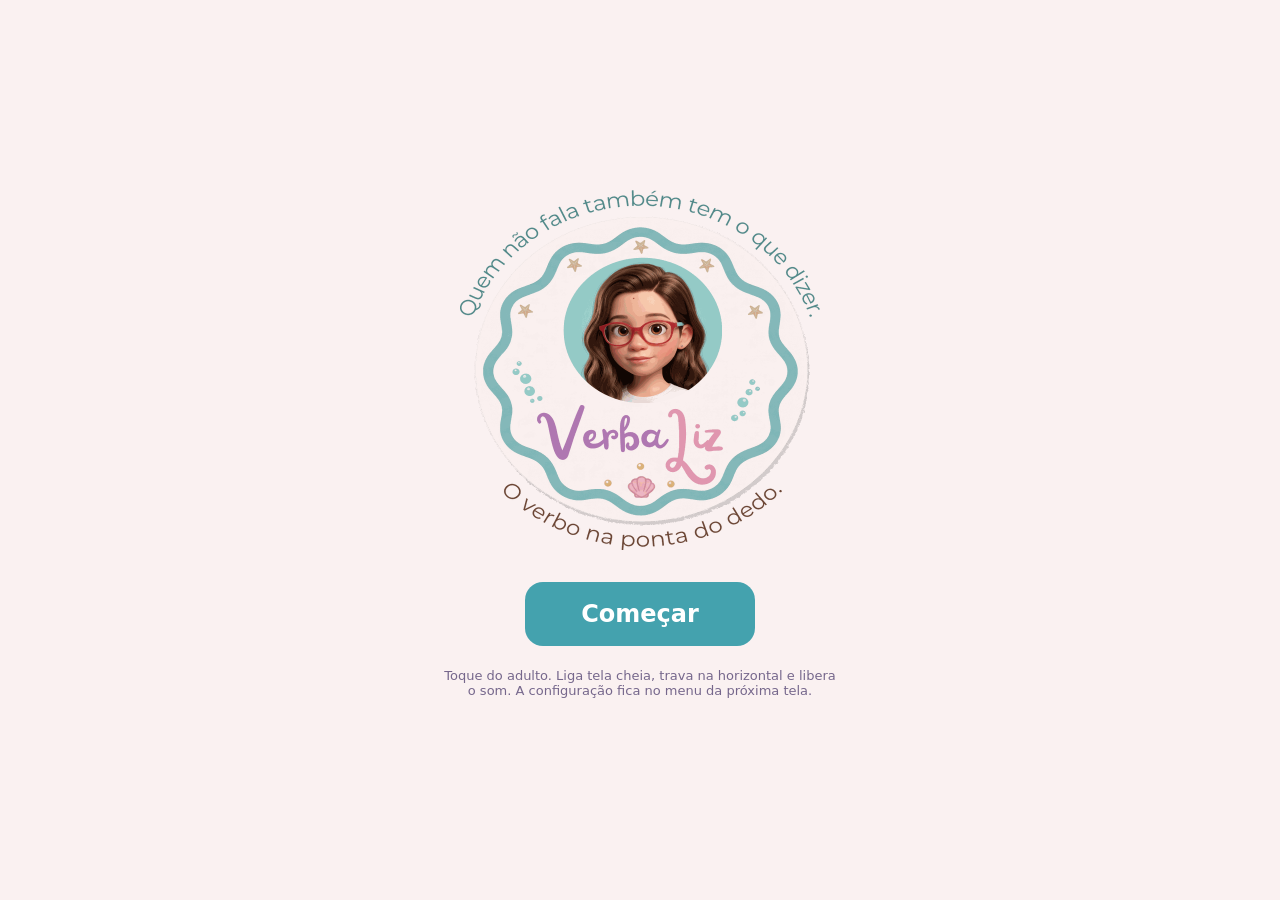
<file: public/index.html>
<!DOCTYPE html>
<!--
  VerbaLiz
  Quem não fala também tem o que dizer.
  Required Notice: Copyright (c) 2026 EPIC95 CAPACITACAO - CONSULTORIA E ASSESSORIA LTDA

  Codigo: PolyForm Noncommercial License 1.0.0
  https://polyformproject.org/licenses/noncommercial/1.0.0

  Conteudo (desenhos SVG da funcao icone(), vocabulario padrao em CARDS e TELAS):
  Creative Commons CC BY-NC-SA 4.0
  https://creativecommons.org/licenses/by-nc-sa/4.0/

  Codigo disponivel para uso nao comercial. Ver LICENSE e LICENSE-CONTEUDO.md.
-->
<html lang="pt-BR">
<head>
<meta charset="utf-8">
<meta name="viewport" content="width=device-width, initial-scale=1, maximum-scale=1, user-scalable=no, viewport-fit=cover">
<meta name="theme-color" content="#0B1030">
<meta name="robots" content="noindex, nofollow">
<title>VerbaLiz</title>
<link rel="manifest" href="manifest.webmanifest">
<link rel="icon" href="icone-192.png">
<link rel="apple-touch-icon" href="icone-maskable-512.png">
<style>
  /* ---------- tema: todas as cores em variaveis ---------- */
  :root{
    /* paleta adulto (abertura, configuracao, Sobre) */
    --creme:#FAF1F1;
    --lilas-claro:#B6BDDE;
    --lilas:#C9A0D8;
    --rosa:#D79BBD;
    --rosa-forte:#BE7A9E;
    --turquesa:#71B1B0;
    --azul-petroleo:#44A2AE;
    --dourado:#E1B368;
    --roxo:#675482;
    --texto-adulto:#4A3A6B;

    /* paleta crianca (telas que a Liz toca): saturada, fundo escuro liso */
    --fundo-crianca:#0B1030;
    --superficie-crianca:#161C45;
    --texto-crianca:#FFFFFF;
    --c-rosa:#FF4FA3;
    --c-turquesa:#2FD6C9;
    --c-lilas:#B57BFF;
    --c-dourado:#FFC94D;
    --c-azul:#3BA9FF;
    --c-laranja:#FF7A1A;
    --placa-picto:#FAF1F1;

    /* sim e nao: padrao semantico, trocavel para a paleta */
    --c-sim:#2BD96B;
    --c-nao:#FF3B3B;

    /* geometria, ajustada pela configuracao */
    --borda-card:12px;
    --raio-card:32px;
    --vao-cards:6vw;
    --altura-pergunta:20%;
  }
  body[data-simnao="paleta"]{ --c-sim:var(--c-turquesa); --c-nao:var(--c-rosa); }

  *{box-sizing:border-box; -webkit-tap-highlight-color:transparent;}
  html,body{
    margin:0; padding:0; height:100%; width:100%;
    background:var(--fundo-crianca); color:var(--texto-crianca);
    font-family:system-ui,-apple-system,"Segoe UI",Roboto,sans-serif;
    overflow:hidden; overscroll-behavior:none;
    user-select:none; -webkit-user-select:none; touch-action:manipulation;
  }

  /* ---------- telas da crianca ---------- */
  #app{position:fixed; inset:0; display:flex; flex-direction:column; background:var(--fundo-crianca);}

  #faixa{
    flex:0 0 auto; height:30px; display:flex; align-items:center; justify-content:center;
    font-size:13px; color:var(--lilas-claro); opacity:.7;
  }
  #faixa.oculta{display:none;}

  /* terceiro card: o objeto da pergunta, acima dos dois alvos */
  #pergunta{
    flex:0 0 var(--altura-pergunta); margin:16px 16px 0;
    display:flex; align-items:center; justify-content:center; gap:3vw;
    background:var(--superficie-crianca); border-radius:var(--raio-card);
    color:var(--texto-crianca); overflow:hidden;
  }
  #pergunta.oculta{display:none;}
  #pergunta.com-home{margin-left:88px;}
  #pergunta .obj{height:78%; display:flex; align-items:center;}
  #pergunta .obj svg, #pergunta .obj img{height:100%; width:auto;}
  #pergunta .obj .placa{height:100%;}

  /* placa clara para pictogramas ARASAAC: preserva o contorno preto original
     e funciona como objeto unico de alto contraste sobre o fundo escuro */
  .placa{
    height:100%; aspect-ratio:1/1; background:var(--placa-picto);
    border-radius:18%; padding:7%; display:flex; align-items:center; justify-content:center;
  }
  .placa img{width:100%; height:100%; object-fit:contain; display:block;}
  #pergunta .txt{font-size:clamp(24px,5vh,56px); font-weight:700; line-height:1.1;}

  /* dois cards lado a lado, com vao central como zona morta */
  #grade{
    flex:1 1 auto; display:grid; padding:16px;
    grid-template-columns:1fr 1fr; grid-template-rows:minmax(0,1fr);
    column-gap:var(--vao-cards); row-gap:14px; min-height:0;
  }
  /* espaço reservado para as setas de página e o botão de voltar */
  #grade.rodape{padding-bottom:98px;}
  #grade.quatro{
    grid-template-columns:repeat(2,minmax(0,1fr));
    grid-template-rows:repeat(2,minmax(0,1fr));
    column-gap:calc(var(--vao-cards)/2);
  }

  .card{
    position:relative; display:flex; flex-direction:column;
    align-items:center; justify-content:center; gap:2%;
    min-height:0; min-width:0;
    background:var(--fundo-crianca); border:var(--borda-card) solid var(--lilas-claro);
    border-radius:var(--raio-card); overflow:hidden;
    transition:opacity .4s ease, transform .12s ease;
  }
  .card.pressionado{transform:scale(.97);}
  /* resposta a um toque: a escolha fica, o resto apaga */
  .card.escolhido{transform:scale(1.02); box-shadow:0 0 0 6px rgba(255,255,255,.18);}
  .card.apagado{opacity:.12;}
  .card img.foto{width:86%; object-fit:contain;}
  .card .rotulo{
    font-size:42px; font-weight:700; letter-spacing:.5px; color:var(--texto-crianca);
    text-align:center; padding:0 8px; line-height:1.1;
  }
  .card.sem-rotulo .rotulo{display:none;}
  .card.preenchido .rotulo{color:var(--fundo-crianca);}

  #voltar{
    position:fixed; right:14px; bottom:14px; width:80px; height:80px;
    border-radius:50%; background:var(--superficie-crianca); border:4px solid var(--lilas-claro);
    color:var(--lilas-claro);
    display:flex; align-items:center; justify-content:center; z-index:30;
  }
  #voltar.oculto{display:none;}
  #voltar svg{width:40px; height:40px;}

  #canto-config{position:fixed; top:0; right:0; width:90px; height:90px; z-index:40;}

  /* controles pequenos: home, voltar de nível, páginas */
  #home{
    position:fixed; overflow:hidden; top:12px; left:12px; width:62px; height:62px; border-radius:16px;
    background:var(--superficie-crianca); border:3px solid var(--lilas-claro); color:var(--lilas-claro);
    display:flex; align-items:center; justify-content:center; z-index:35;
    transition:transform .15s ease, background .15s ease;
  }
  #home.oculto{display:none;}
  #home.segurando{transform:scale(1.08); background:var(--roxo);}
  #home svg{width:32px; height:32px; position:relative; z-index:1;}
  #home .progresso{
    position:absolute; left:0; bottom:0; width:0; height:100%;
    background:var(--roxo); border-radius:13px; opacity:.85; z-index:0;
  }
  #home, #paginas .nav{touch-action:none;}

  #paginas{
    position:fixed; left:50%; bottom:10px; transform:translateX(-50%);
    display:flex; align-items:center; gap:18px; z-index:35;
  }
  #paginas.oculto{display:none;}
  #paginas .nav{
    width:64px; height:52px; border-radius:14px;
    background:var(--superficie-crianca); border:3px solid var(--lilas-claro); color:var(--lilas-claro);
    display:flex; align-items:center; justify-content:center;
  }
  #paginas .nav svg{width:26px; height:26px;}
  #paginas .marca-pagina{font-size:15px; color:var(--lilas-claro); opacity:.85; min-width:62px; text-align:center;}

  #retorno{
    position:fixed; inset:0; background:var(--fundo-crianca); z-index:50;
    display:none; flex-direction:column; align-items:center; justify-content:center; gap:24px;
  }
  #retorno.ativo{display:flex;}
  #sair-entrega{
    position:fixed; right:14px; bottom:14px; width:80px; height:80px; padding:0;
    border-radius:50%; background:var(--superficie-crianca); border:4px solid var(--lilas-claro);
    color:var(--lilas-claro); display:flex; align-items:center; justify-content:center; cursor:pointer;
  }
  #sair-entrega svg{width:40px; height:40px;}
  #retorno svg{width:46vmin; height:46vmin;}
  #retorno .texto{font-size:clamp(28px,6vmin,64px); font-weight:700;}

  /* aviso de orientacao, caso o bloqueio de tela nao funcione */
  #girar{
    position:fixed; inset:0; z-index:90; background:var(--fundo-crianca);
    display:none; align-items:center; justify-content:center; text-align:center;
    color:var(--lilas-claro); font-size:22px; padding:30px;
  }
  @media (orientation:portrait){ #girar{display:flex;} }

  /* ---------- telas do adulto ---------- */
  .adulto{background:var(--creme); color:var(--texto-adulto);}

  #abertura{
    position:fixed; inset:0; z-index:150;
    display:flex; flex-direction:column; align-items:center; justify-content:center;
    gap:18px; padding:32px; text-align:center;
  }
  #abertura.oculta{display:none;}
  .abertura-conteudo{
    display:flex; flex-direction:column; align-items:center; justify-content:center; gap:2vh;
  }
  .abertura-texto{display:flex; flex-direction:column; align-items:center; gap:14px;}
  #logo-abertura{width:min(46vh, 360px); height:auto; display:block;}
  .dupla.com-coleguinha #logo-abertura{width:min(38vh, 300px);}
  .avatar{
    width:min(52vh, 380px); aspect-ratio:1/1; object-fit:cover; border-radius:50%;
    border:8px solid var(--turquesa); box-shadow:0 8px 28px rgba(103,84,130,.18);
  }
  .avatar.oculto{display:none;}
  .avatar.sem-borda{border:0; background:none;}
  .dupla{display:flex; align-items:center; justify-content:center; gap:min(3vw,28px);}
  .avatar.coleguinha{border-color:#E1B368;}
  .dupla.com-coleguinha .avatar:not(.avatar-pequeno){width:min(30vh, 230px);}
  .avatar-pequeno{width:min(26vh, 190px); border-width:6px;}
  #abertura button{
    margin-top:14px; font-size:24px; font-weight:700; padding:18px 56px; border-radius:18px;
    background:var(--azul-petroleo); color:#fff; border:none; font-family:inherit;
  }
  #abertura .dica{font-size:13px; opacity:.75; margin-top:8px; max-width:48ch;}

  #pranchas{
    position:fixed; inset:0; z-index:140;
    display:flex; flex-direction:column; align-items:center; justify-content:center;
    gap:22px; padding:30px; text-align:center;
  }
  #pranchas.oculta{display:none;}
  .links-site{
    position:absolute; top:14px; left:0; right:0;
    display:flex; justify-content:center; gap:6px; flex-wrap:wrap;
  }
  .links-site a, .links-site button{
    color:var(--texto-adulto); text-decoration:none; font-size:15px; font-family:inherit;
    padding:7px 14px; border-radius:10px; border:1px solid transparent; background:none; cursor:pointer;
  }
  .links-site a:hover, .links-site a:focus,
  .links-site button:hover, .links-site button:focus{border-color:var(--lilas-claro); background:#fff;}
  .links-site #link-config{border-color:var(--lilas-claro); color:var(--roxo); font-weight:600;}
  #pranchas h1{font-size:clamp(26px,4vw,40px); margin:0; color:var(--roxo);}
  .escolha-prancha{display:flex; gap:22px; flex-wrap:wrap; justify-content:center;}
  .escolha-prancha button{
    width:330px; max-width:80vw; padding:22px; border-radius:18px; font-family:inherit;
    background:#fff; border:3px solid var(--lilas-claro); color:var(--texto-adulto);
    display:flex; flex-direction:column; gap:9px; text-align:left;
  }
  .escolha-prancha button strong{font-size:22px; color:var(--roxo);}
  .escolha-prancha button span{font-size:14px; line-height:1.45;}
  #pranchas .dica{font-size:13px; opacity:.72; margin:0;}

  #config{position:fixed; inset:0; z-index:170; display:none; flex-direction:column;}
  #config.ativo{display:flex;}
  #config header{
    display:flex; align-items:center; justify-content:space-between;
    padding:14px 18px; border-bottom:2px solid var(--lilas-claro); flex:0 0 auto;
  }
  #config header h1{font-size:19px; margin:0; font-weight:700; color:var(--roxo);}
  #config header h1{margin-right:auto;}
  #config header{gap:10px;}
  #config header a.btn{
    font-weight:600; font-size:14px; font-family:inherit; padding:9px 16px; border-radius:10px; text-decoration:none;
    background:#fff; color:var(--roxo); border:1px solid var(--lilas-claro);
  }
  #config .corpo{flex:1 1 auto; overflow-y:auto; padding:18px; padding-bottom:60px;}
  #config h2{
    font-size:14px; font-weight:700; color:var(--roxo); margin:26px 0 10px;
    border-bottom:1px solid var(--lilas-claro); padding-bottom:6px;
  }
  #config h2:first-child{margin-top:0;}
  .linha{
    display:flex; align-items:center; justify-content:space-between;
    gap:14px; padding:9px 0; font-size:15px; border-bottom:1px solid #EADDE3;
  }
  .linha .ajuda{display:block; font-size:12px; opacity:.72; margin-top:3px; max-width:46ch;}
  .linha input[type=range]{width:170px; accent-color:var(--azul-petroleo);}
  select,input[type=number],button.btn{
    background:#fff; color:var(--texto-adulto); border:1px solid var(--lilas-claro); border-radius:8px;
    padding:8px 11px; font-size:14px; font-family:inherit;
  }
  button.btn{cursor:pointer;}
  button.btn:active{background:#F3E6EC;}
  button.btn.primario{background:var(--azul-petroleo); border-color:var(--azul-petroleo); color:#fff;}
  button.btn.alerta{background:var(--rosa-forte); border-color:var(--rosa-forte); color:#fff;}
  .valor{min-width:66px; text-align:right; color:var(--roxo); font-variant-numeric:tabular-nums;}
  .grade-midia{display:grid; grid-template-columns:repeat(auto-fill,minmax(300px,1fr)); gap:10px;}
  .item-midia{
    border:1px solid var(--lilas-claro); border-radius:10px; padding:11px; background:#fff;
    display:flex; flex-direction:column; gap:9px;
  }
  .item-midia .topo{display:flex; align-items:center; gap:10px;}
  .item-midia .topo .ic{width:34px; height:34px; flex:0 0 auto; border-radius:8px;
    background:var(--fundo-crianca); padding:3px;}
  .item-midia .topo .ic svg{width:100%; height:100%;}
  .item-midia .topo .ic .placa{border-radius:6px; padding:2px;}
  .item-midia .topo strong{font-size:15px;}
  .item-midia .acoes{display:flex; flex-wrap:wrap; gap:7px;}
  .item-midia .acoes button{font-size:12.5px; padding:6px 9px;}
  .marca{font-size:11.5px; color:var(--azul-petroleo);}
  .marca.vazio{opacity:.6; color:var(--texto-adulto);}

  #aviso{
    position:fixed; left:50%; bottom:26px; transform:translateX(-50%);
    background:var(--roxo); color:#fff; padding:11px 18px; border-radius:10px;
    font-size:14px; z-index:200; opacity:0; transition:opacity .25s; pointer-events:none;
    max-width:86vw; text-align:center;
  }
  #aviso.ativo{opacity:1;}
  @media (prefers-reduced-motion:reduce){*{transition:none !important;}}
</style>
</head>
<body>

<div id="app">
  <div id="faixa" class="oculta"></div>
  <div id="pergunta"></div>
  <div id="grade"></div>
</div>

<div id="home" class="oculto" aria-label="Sair para a escolha de prancha">
  <div class="progresso"></div>
  <svg viewBox="0 0 100 100" fill="none" stroke="currentColor" stroke-width="9" stroke-linecap="round" stroke-linejoin="round">
    <path d="M18 48 L50 20 L82 48"/><path d="M28 46v34h44V46"/>
  </svg>
</div>

<div id="paginas" class="oculto"></div>

<div id="voltar" class="oculto" aria-label="Voltar">
  <svg viewBox="0 0 100 100" fill="none" stroke="currentColor" stroke-width="9" stroke-linecap="round" stroke-linejoin="round">
    <path d="M62 22 L34 50 L62 78"/>
  </svg>
</div>

<div id="canto-config"></div>
<div id="retorno"></div>
<div id="aviso"></div>
<div id="girar">Gire o tablet para a posição deitada.</div>

<div id="pranchas" class="adulto oculta">
  <nav class="links-site">
    <a href="sobre/">Sobre</a>
    <a href="ajuda/">Ajuda</a>
    <a href="instalacao/">Instalação</a>
    <a href="licenciamento/">Licenciamento</a>
    <a href="participe/">Participe</a>
    <a href="quem-ajuda/">Quem ajuda</a>
    <button type="button" id="link-config">Configuração</button>
  </nav>
  <div class="dupla">
    <img id="avatar-pranchas" class="avatar avatar-pequeno sem-borda" src="logo-verbaliz.png" alt="Logotipo do VerbaLiz: selo redondo com o avatar da Liz, um desenho em estilo cartoon criado com base nela, de óculos de armação rosa e cabelos castanhos ondulados, o nome VerbaLiz em letra cursiva e as frases Quem não fala também tem o que dizer e O verbo na ponta do dedo.">
    <img id="coleg-pranchas" class="avatar avatar-pequeno coleguinha oculto" alt="Coleguinha">
  </div>
  <h1>Qual prancha?</h1>
  <div class="escolha-prancha">
    <button id="abrir-simnao">
      <strong>Sim e Não</strong>
      <span>Dois cards grandes, sem pergunta na tela. Você pergunta em voz alta e a Liz responde.</span>
    </button>
    <button id="abrir-menu">
      <strong>Menu da Liz</strong>
      <span>Quero, Sinto, Fazer, Chamar, com atalhos para mais, dor e fralda.</span>
    </button>
  </div>
  <p class="dica">Dentro das pranchas, a configuração abre segurando 3 segundos no canto superior direito.</p>
</div>

<div id="abertura" class="adulto">
  <div class="abertura-conteudo">
    <!-- o logotipo traz o avatar da Liz, um desenho em estilo cartoon criado com base nela,
         publicado com autorização expressa do pai. Não é uma foto e não muda com a idade.
         Não coberto pela CC BY-NC-SA: direitos da família, todos reservados (ver LICENSE-CONTEUDO.md).
         Ao lado, a foto ou imagem do coleguinha, escolhida pelo responsável na configuração
         e guardada só no aparelho. -->
    <div class="dupla">
      <img id="logo-abertura" src="logo-verbaliz.png" alt="Logotipo do VerbaLiz: selo redondo com o avatar da Liz, um desenho em estilo cartoon criado com base nela, de óculos de armação rosa e cabelos castanhos ondulados, o nome VerbaLiz em letra cursiva e as frases Quem não fala também tem o que dizer e O verbo na ponta do dedo.">
      <img id="coleg-abertura" class="avatar coleguinha oculto" alt="Coleguinha">
    </div>
    <div class="abertura-texto">
      <button id="comecar">Começar</button>
      <p class="dica">Toque do adulto. Liga tela cheia, trava na horizontal e libera o som.
      A configuração fica no menu da próxima tela.</p>
    </div>
  </div>
</div>

<div id="config" class="adulto">
  <header>
    <h1>Configuração</h1>
    <a class="btn" href="ajuda/#configuracao">Ajuda</a>
    <button class="btn primario" id="fechar-config">Voltar ao app</button>
  </header>
  <div class="corpo" id="config-corpo"></div>
</div>

<script>
"use strict";

/* ============================================================
   1. VOCABULÁRIO
   Estrutura de telas e cards. Tudo em pares.
   Para mudar vocabulário, mexa só aqui.
   ============================================================ */

const CARDS = {
  /* --- menu principal da Liz --- */
  quero:      {rotulo:"Quero",      fala:"Quero",             cor:"dourado",  abre:"quero",    icone:"mao",     arasaac:5441},
  sinto:      {rotulo:"Sinto",      fala:"Sinto",             cor:"rosa",     abre:"sinto",    arasaac:11476},
  fazer:      {rotulo:"Fazer",      fala:"Fazer",             cor:"turquesa", abre:"fazer",    arasaac:32751},
  chamar:     {rotulo:"Chamar",     fala:"Chamar",            cor:"lilas",    abre:"chamar",   icone:"pessoas", arasaac:32669},

  /* --- atalhos do menu principal, repetidos de propósito --- */
  at_mais:    {rotulo:"Mais",       fala:"Quero mais",        cor:"azul",     mensagem:true,  arasaac:3220},
  at_dor:     {rotulo:"Dor",        fala:"Estou com dor",     cor:"laranja",  abre:"dor",     arasaac:2367},
  at_fralda:  {rotulo:"Fralda",     fala:"Quero trocar a fralda", cor:"laranja", mensagem:true, arasaac:29824},

  /* --- Quero --- */
  comer:      {rotulo:"Comer",      fala:"Quero comer",       cor:"dourado",  abre:"comer",    icone:"prato", arasaac:4611},
  beber:      {rotulo:"Beber",      fala:"Quero beber",       cor:"azul",     abre:"beber",    icone:"copo", arasaac:4768},
  mais:       {rotulo:"Mais",       fala:"Mais",              cor:"turquesa", abre:"mais",     arasaac:3220},
  video:      {rotulo:"Vídeo",      fala:"Vídeo",             cor:"lilas",    abre:"video",    icone:"tela", arasaac:29123},

  queijo:     {rotulo:"Queijo",     fala:"Quero queijo",      cor:"dourado",  mensagem:true,  arasaac:2541},
  pao:        {rotulo:"Pão",        fala:"Quero pão",         cor:"laranja",  mensagem:true,  arasaac:2494},
  uva:        {rotulo:"Uva",        fala:"Quero uva",         cor:"turquesa", mensagem:true,  arasaac:3247},
  comida:     {rotulo:"Comida",     fala:"Quero comida",      cor:"rosa",     mensagem:true,  arasaac:4610},

  agua:       {rotulo:"Água",       fala:"Quero água",        cor:"azul",     mensagem:true,  arasaac:32464},
  suco:       {rotulo:"Suco",       fala:"Quero suco",        cor:"laranja",  mensagem:true,  arasaac:11461},
  cafe:       {rotulo:"Café",       fala:"Quero café",        cor:"dourado",  mensagem:true,  arasaac:24479},
  leitinho:   {rotulo:"Leitinho",   fala:"Quero leitinho",    cor:"turquesa", mensagem:true,  arasaac:4577},

  quero_mais: {rotulo:"Quero mais", fala:"Quero mais",        cor:"turquesa", mensagem:true,  arasaac:3220},
  nao_mais:   {rotulo:"Não quero mais", fala:"Não quero mais", cor:"rosa",    mensagem:true,  arasaac:6156},

  trocar:     {rotulo:"Trocar",     fala:"Quero trocar o vídeo", cor:"lilas", mensagem:true,  icone:"trocar", arasaac:26730},
  parar:      {rotulo:"Parar",      fala:"Quero parar",       cor:"rosa",     mensagem:true,  icone:"parar", arasaac:7196},
  desenho:    {rotulo:"Desenho",    fala:"Quero ver desenho", cor:"dourado",  mensagem:true,  arasaac:8089},
  musica:     {rotulo:"Música",     fala:"Quero música",      cor:"turquesa", mensagem:true,  arasaac:24791},

  /* --- Sinto --- */
  dor:        {rotulo:"Dor",        fala:"Estou com dor",     cor:"laranja",  abre:"dor",     arasaac:2367},
  cansada:    {rotulo:"Cansada",    fala:"Estou cansada",     cor:"azul",     mensagem:true,  arasaac:35537},
  irritada:   {rotulo:"Irritada",   fala:"Estou irritada",    cor:"rosa",     mensagem:true,  arasaac:35539},
  feliz:      {rotulo:"Feliz",      fala:"Estou feliz",       cor:"dourado",  mensagem:true,  arasaac:9907},
  sono:       {rotulo:"Com sono",   fala:"Estou com sono",    cor:"lilas",    mensagem:true,  arasaac:6479},
  medo:       {rotulo:"Com medo",   fala:"Estou com medo",    cor:"turquesa", mensagem:true,  arasaac:10261},

  cabeca:     {rotulo:"Cabeça",     fala:"Dói a cabeça",      cor:"laranja",  mensagem:true,  arasaac:28651},
  barriga:    {rotulo:"Barriga",    fala:"Dói a barriga",     cor:"azul",     mensagem:true,  arasaac:28766},

  /* --- Fazer --- */
  sair:       {rotulo:"Sair",       fala:"Sair",              cor:"turquesa", abre:"sair",     arasaac:2806},
  brincar:    {rotulo:"Brincar",    fala:"Brincar",           cor:"dourado",  abre:"brincar",  arasaac:9813},
  cuidados:   {rotulo:"Cuidados",   fala:"Cuidados",          cor:"azul",     abre:"cuidados", arasaac:6058},
  lugares:    {rotulo:"Lugares",    fala:"Lugares",           cor:"lilas",    abre:"lugares",  arasaac:6964},

  rede:       {rotulo:"Rede",       fala:"Quero ficar na rede",   cor:"turquesa", mensagem:true, arasaac:24563},
  bicicleta:  {rotulo:"Bicicleta",  fala:"Quero andar de bicicleta", cor:"rosa",  mensagem:true, arasaac:6935},
  nadar:      {rotulo:"Nadar",      fala:"Quero nadar",       cor:"azul",     mensagem:true,  arasaac:6568},
  mudar_lugar:{rotulo:"Sair daqui", fala:"Quero sair daqui",  cor:"laranja",  mensagem:true,  arasaac:2806},

  brinquedo:  {rotulo:"Brinquedo",  fala:"Quero o brinquedo", cor:"dourado",  mensagem:true,  arasaac:9813},
  pular:      {rotulo:"Pular",      fala:"Quero pular",       cor:"rosa",     mensagem:true,  arasaac:39052},
  de_pe:      {rotulo:"Ficar em pé",fala:"Quero ficar em pé", cor:"turquesa", mensagem:true,  arasaac:26075},
  balancar:   {rotulo:"Balançar",   fala:"Quero balançar",    cor:"lilas",    mensagem:true,  arasaac:4608},

  fralda:     {rotulo:"Trocar fralda", fala:"Quero trocar a fralda", cor:"laranja", mensagem:true, arasaac:29824},
  vestir:     {rotulo:"Vestir roupa",  fala:"Quero vestir roupa",    cor:"turquesa", mensagem:true, arasaac:6627},
  remedio:    {rotulo:"Beber remédio", fala:"Está na hora do remédio", cor:"rosa",  mensagem:true, arasaac:8163},
  banho:      {rotulo:"Tomar banho",   fala:"Quero tomar banho",     cor:"azul",  mensagem:true, arasaac:6058},
  dormir:     {rotulo:"Dormir",     fala:"Quero dormir",      cor:"lilas",    mensagem:true,  arasaac:6479},
  levantar:   {rotulo:"Levantar",   fala:"Quero levantar",    cor:"dourado",  mensagem:true,  arasaac:8989},

  escola:     {rotulo:"Ir para escola",  fala:"Quero ir para a escola", cor:"dourado", mensagem:true, arasaac:32446},
  terapia:    {rotulo:"Ir para terapia", fala:"Quero ir para a terapia", cor:"azul",   mensagem:true, arasaac:5998},
  casa:       {rotulo:"Voltar para casa",fala:"Quero voltar para casa", cor:"turquesa", mensagem:true, arasaac:6964},
  passear:    {rotulo:"Ir passear",      fala:"Quero passear",          cor:"rosa",    mensagem:true, arasaac:29951},

  /* --- Chamar --- */
  papai:      {rotulo:"Papai",      fala:"Papai",             cor:"turquesa", mensagem:true,  icone:"papai", arasaac:2497},
  mamae:      {rotulo:"Mamãe",      fala:"Mamãe",             cor:"rosa",     mensagem:true,  icone:"mamae", arasaac:2458},

  /* --- resposta --- */
  sim:        {rotulo:"Sim",        fala:"Sim",               cor:"sim",      icone:"visto",   arasaac:5584},
  nao:        {rotulo:"Não",        fala:"Não",               cor:"nao",      icone:"pare",    arasaac:5526}
};

/* tipo "menu": até 4 por página, reconhecimento de categoria.
   tipo "escolha": 2 por página, decisão motora.
   pergunta null: nenhum card de pergunta na tela. */
const TELAS = {
  simnao:   {tipo:"resposta", itens:["sim","nao"], volta:null, pergunta:null},

  menu:     {tipo:"menu", itens:["quero","sinto","fazer","chamar","at_mais","at_dor","at_fralda"],
             volta:null, pergunta:"O que você quer?"},

  quero:    {tipo:"menu", itens:["comer","beber","mais","video"], volta:"menu", pergunta:"Quero o quê?"},
  comer:    {tipo:"escolha", itens:["queijo","pao","uva","comida"], volta:"quero", pergunta:"Comer o quê?"},
  beber:    {tipo:"escolha", itens:["agua","suco","cafe","leitinho"], volta:"quero", pergunta:"Beber o quê?"},
  mais:     {tipo:"escolha", itens:["quero_mais","nao_mais"], volta:"quero", pergunta:"Quer mais?"},
  video:    {tipo:"escolha", itens:["trocar","parar","desenho","musica"], volta:"quero", pergunta:"E o vídeo?"},

  sinto:    {tipo:"escolha", itens:["dor","cansada","irritada","feliz","sono","medo"], volta:"menu", pergunta:"Como você está?"},
  dor:      {tipo:"escolha", itens:["cabeca","barriga"], volta:"sinto", pergunta:"Onde dói?"},

  fazer:    {tipo:"menu", itens:["sair","brincar","cuidados","lugares"], volta:"menu", pergunta:"Fazer o quê?"},
  sair:     {tipo:"escolha", itens:["rede","bicicleta","nadar","mudar_lugar"], volta:"fazer", pergunta:"Sair para onde?"},
  brincar:  {tipo:"escolha", itens:["brinquedo","pular","de_pe","balancar"], volta:"fazer", pergunta:"Brincar de quê?"},
  cuidados: {tipo:"escolha", itens:["fralda","vestir","remedio","banho","dormir","levantar"], volta:"fazer", pergunta:"O que você precisa?"},
  lugares:  {tipo:"escolha", itens:["escola","terapia","casa","passear"], volta:"fazer", pergunta:"Ir para onde?"},

  chamar:   {tipo:"escolha", itens:["papai","mamae"], volta:"menu", pergunta:"Chamar quem?"}
};

function corVar(token){ return "var(--c-" + token + ")"; }

/* HTML do símbolo de um card. Ordem: pictograma ARASAAC em placa clara;
   se a configuração pedir traço simples e existir desenho próprio, o desenho;
   se faltar um dos dois, cai no outro. */
function simboloHTML(id, preenchido){
  const def = CARDS[id];
  const cor = preenchido ? "var(--fundo-crianca)" : corVar(def.cor);
  const simples = def.icone
    ? '<div style="height:100%;display:flex;align-items:center;color:' + cor + '">' + icone(def.icone) + '</div>'
    : null;
  const picto = def.arasaac
    ? '<div class="placa"><img alt="" src="conteudo/arasaac/' + def.arasaac + '.png"></div>'
    : null;
  if(CFG.simbolos === "simples" && simples) return simples;
  return picto || simples || "";
}

/* quantos cards por página nesta tela */
function porPagina(nome){
  const t = TELAS[nome];
  if(!t) return 2;
  if(t.tipo === "menu") return CFG.porPaginaMenu;
  return CFG.porPaginaEscolha;
}
function totalPaginas(nome){
  return Math.max(1, Math.ceil(TELAS[nome].itens.length / porPagina(nome)));
}
function itensDaPagina(nome, pagina){
  const n = porPagina(nome);
  return TELAS[nome].itens.slice(pagina * n, pagina * n + n);
}

/* ============================================================
   2. CONFIGURAÇÃO
   ============================================================ */

const VERSAO_APP = "3.6.1";
/* Linha de apoio "O verbo na ponta do dedo": rever se o app ganhar acesso
   por acionador ou por olhar, porque deixa de descrever todos os usuarios. */

/* Créditos de terceiros exibidos na seção Sobre.
   Ao incluir pictogramas ARASAAC, troque pelo crédito oficial:
   "Autor pictogramas: Sergio Palao. Origen: ARASAAC (http://www.arasaac.org).
    Licencia: CC (BY-NC-SA). Propiedad: Gobierno de Aragón (España)" */
const CREDITOS_TERCEIROS = "Pictogramas: autor Sergio Palao. Origem: ARASAAC (arasaac.org). Licença: CC BY-NC-SA. Propriedade: Governo de Aragão (Espanha). Usados sem modificação, exibidos sobre placa clara.";

const PADRAO = {
  ativacao:"soltar",        // encostar | soltar | permanencia
  permanenciaMs:600,
  debounceMs:500,
  raioPalma:0,              // 0 desliga o filtro; valor em px do raio do toque
  alturaIcone:60,           // % da altura do card
  mostrarRotulo:true,
  tamanhoRotulo:42,
  estiloCard:"preenchido",  // contorno | preenchido
  confirmar:true,
  perguntarEmVoz:true,
  modoModelagem:false,
  mostrarFaixa:false,
  velocidadeFala:1.0,
  vozURI:"",
  preferirVozFeminina:true,
  tomVoz:1.6,               // acima de 1 deixa a voz mais aguda, perto de voz infantil
  ajusteTom:1.0,
  segurarRetornoMs:3000,
  ajuda:"nenhuma",          // nenhuma | verbal | fisica
  alerta:"alerta",          // alerta | intermediario | sonolenta
  mostrarPergunta:true,     // terceiro card acima dos alvos
  alturaPergunta:20,        // % da altura da tela
  falarPerguntaAoAbrir:false,
  coresSimNao:"semantico",  // semantico (verde e vermelho) | paleta (turquesa e rosa)
  vaoCards:6,               // vao entre os dois cards, em % da largura
  bordaCard:12,             // px
  simbolos:"arasaac",
  porPaginaMenu:2,          // cards por página numa prancha de categorias
  porPaginaEscolha:2,       // cards por página numa escolha
  homeToqueLongoMs:1000,    // botão do adulto: segurar este tempo para sair. 0 = toque simples
  homeNaPranchaSimNao:true,
  destaqueMs:500,           // tempo que a escolha fica destacada antes de seguir
  travaAposAcaoMs:400,      // toque ignorado depois que a fala e o destaque terminam
  esperarFalaTerminar:true, // só segue depois que o app terminou de falar
  cfgVersao:3
};

let CFG = Object.assign({}, PADRAO);
try{
  const salvo = localStorage.getItem("liz_cfg");
  if(salvo){
    const antigo = JSON.parse(salvo);
    if(!antigo.cfgVersao || antigo.cfgVersao < 2){
      ["segurarRetornoMs","porPaginaMenu"].forEach(function(k){ delete antigo[k]; });
    }
    if(!antigo.cfgVersao || antigo.cfgVersao < 3){
      ["debounceMs","destaqueMs","travaAposAcaoMs","homeToqueLongoMs","estiloCard",
       "velocidadeFala","tomVoz","mostrarFaixa","ajuda"].forEach(function(k){ delete antigo[k]; });
      antigo.cfgVersao = 3;
    }
    CFG = Object.assign({}, PADRAO, antigo);
    localStorage.setItem("liz_cfg", JSON.stringify(CFG));
  }
}catch(e){}

function aplicarTema(){
  const r = document.documentElement.style;
  r.setProperty("--altura-pergunta", CFG.alturaPergunta + "%");
  r.setProperty("--vao-cards", CFG.vaoCards + "vw");
  r.setProperty("--borda-card", CFG.bordaCard + "px");
  document.body.dataset.simnao = CFG.coresSimNao;
}

/* ajustes de padrão entre versões, aplicados uma vez sobre a configuração salva */
(function migrar(){
  if(CFG.homeToqueLongoMs === 5000){ CFG.homeToqueLongoMs = 2000; }
})();

function salvarCfg(){
  try{ localStorage.setItem("liz_cfg", JSON.stringify(CFG)); }catch(e){}
  aplicarTema();
}

/* ============================================================
   3. ÍCONES
   SVG traçado grosso, alto contraste, sem detalhe pequeno.
   ============================================================ */

function icone(nome){
  const c = 'fill="none" stroke="currentColor" stroke-width="7" stroke-linecap="round" stroke-linejoin="round"';
  const corpos = {
    pessoas:'<circle cx="36" cy="32" r="14" '+c+'/><path d="M14 82c0-14 10-24 22-24s22 10 22 24" '+c+'/>'+
            '<circle cx="70" cy="38" r="11" '+c+'/><path d="M56 84c0-11 7-19 16-19s16 8 16 19" '+c+'/>',
    mao:'<circle cx="50" cy="30" r="13" '+c+'/><path d="M12 58h76" '+c+'/><path d="M18 58c2 17 15 28 32 28s30-11 32-28" '+c+'/>',
    papai:'<circle cx="50" cy="34" r="17" '+c+'/><path d="M33 25c4-7 30-7 34 0" '+c+'/><path d="M18 88c0-17 14-28 32-28s32 11 32 28" '+c+'/>',
    mamae:'<circle cx="50" cy="36" r="17" '+c+'/><path d="M31 34c0-14 38-14 38 0M30 32v24M70 32v24" '+c+'/><path d="M20 88c0-16 13-26 30-26s30 10 30 26" '+c+'/>',
    prato:'<circle cx="50" cy="52" r="30" '+c+'/><circle cx="50" cy="52" r="16" '+c+'/><path d="M12 18v20M50 14v6" '+c+'/>',
    copo:'<path d="M30 30h40l-5 52a6 6 0 01-6 6H41a6 6 0 01-6-6z" '+c+'/><path d="M34 52h32" '+c+'/><path d="M58 30l8-18" '+c+'/>',
    tela:'<rect x="14" y="24" width="72" height="48" rx="8" '+c+'/><path d="M43 40l18 8-18 8z" '+c+'/><path d="M36 84h28" '+c+'/>',
    trocar:'<path d="M22 40a28 28 0 0148-14" '+c+'/><path d="M70 14v14H56" '+c+'/>'+
           '<path d="M78 60a28 28 0 01-48 14" '+c+'/><path d="M30 86V72h14" '+c+'/>',
    parar:'<path d="M36 16h28l20 20v28L64 84H36L16 64V36z" '+c+'/><path d="M35 35l30 30M65 35L35 65" '+c+'/>',
    visto:'<path d="M20 54 L42 76 L82 26" '+c+'/>',
    pare:'<path d="M30 60V30a6 6 0 0112 0v22M42 52V22a6 6 0 0112 0v30M54 54V28a6 6 0 0112 0v26M66 56V38a6 6 0 0112 0v28c0 14-11 24-25 24S30 80 30 66" '+c+'/>'
  };
  return '<svg viewBox="0 0 100 100" aria-hidden="true">'+(corpos[nome]||"")+'</svg>';
}

/* ============================================================
   4. ARMAZENAMENTO LOCAL (IndexedDB)
   midia: gravações de voz e fotos.  log: registro de uso.
   Nada sai do aparelho.
   ============================================================ */

let DB = null;
function abrirDB(){
  return new Promise(function(ok, erro){
    const r = indexedDB.open("liz_caa", 1);
    r.onupgradeneeded = function(ev){
      const db = ev.target.result;
      if(!db.objectStoreNames.contains("midia")) db.createObjectStore("midia");
      if(!db.objectStoreNames.contains("log")) db.createObjectStore("log", {autoIncrement:true});
    };
    r.onsuccess = function(){ DB = r.result; ok(DB); };
    r.onerror = function(){ erro(r.error); };
  });
}
function put(store, valor, chave){
  return new Promise(function(ok, erro){
    const t = DB.transaction(store, "readwrite");
    const req = chave === undefined ? t.objectStore(store).add(valor) : t.objectStore(store).put(valor, chave);
    req.onsuccess = function(){ ok(req.result); };
    req.onerror = function(){ erro(req.error); };
  });
}
function get(store, chave){
  return new Promise(function(ok, erro){
    const req = DB.transaction(store, "readonly").objectStore(store).get(chave);
    req.onsuccess = function(){ ok(req.result); };
    req.onerror = function(){ erro(req.error); };
  });
}
function del(store, chave){
  return new Promise(function(ok, erro){
    const req = DB.transaction(store, "readwrite").objectStore(store).delete(chave);
    req.onsuccess = function(){ ok(); };
    req.onerror = function(){ erro(req.error); };
  });
}
function todos(store){
  return new Promise(function(ok, erro){
    const req = DB.transaction(store, "readonly").objectStore(store).getAll();
    req.onsuccess = function(){ ok(req.result || []); };
    req.onerror = function(){ erro(req.error); };
  });
}
function limpar(store){
  return new Promise(function(ok, erro){
    const req = DB.transaction(store, "readwrite").objectStore(store).clear();
    req.onsuccess = function(){ ok(); };
    req.onerror = function(){ erro(req.error); };
  });
}

/* cache de URLs de mídia, para não recriar blob URL a cada render */
const CACHE_MIDIA = {};
async function urlMidia(chave){
  if(CACHE_MIDIA[chave] !== undefined) return CACHE_MIDIA[chave];
  let blob = null;
  try{ blob = await get("midia", chave); }catch(e){}
  CACHE_MIDIA[chave] = blob ? URL.createObjectURL(blob) : null;
  return CACHE_MIDIA[chave];
}
function invalidarMidia(chave){
  if(CACHE_MIDIA[chave]) URL.revokeObjectURL(CACHE_MIDIA[chave]);
  delete CACHE_MIDIA[chave];
}

/* ============================================================
   5. VOZ
   ============================================================ */

let VOZES = [];
function carregarVozes(){
  VOZES = (window.speechSynthesis ? speechSynthesis.getVoices() : []) || [];
}
if(window.speechSynthesis){
  carregarVozes();
  speechSynthesis.onvoiceschanged = carregarVozes;
}
/* pistas de voz feminina nos nomes usados por Android, Chrome e Windows.
   Nenhuma API informa o gênero, então isto é heurística; a lista completa
   fica na configuração para escolha manual. */
const PISTAS_FEMININAS = ["female","feminin","mulher","woman",
  "luciana","francisca","fernanda","camila","maria","vitória","vitoria","joana",
  "helena","inês","ines","catarina","raquel","leila","clara","-f0","_f0"];

function pareceFeminina(v){
  const nome = ((v.name || "") + " " + (v.voiceURI || "")).toLowerCase();
  return PISTAS_FEMININAS.some(function(p){ return nome.indexOf(p) >= 0; });
}

function vozEscolhida(){
  if(!VOZES.length) carregarVozes();
  const escolhida = VOZES.find(function(x){ return x.voiceURI === CFG.vozURI; });
  if(escolhida) return escolhida;
  const pt = VOZES.filter(function(x){ return (x.lang||"").toLowerCase().indexOf("pt") === 0; });
  if(!pt.length) return null;
  const nota = function(v){
    return (CFG.preferirVozFeminina && pareceFeminina(v) ? 2 : 0) + (v.localService ? 1 : 0);
  };
  return pt.slice().sort(function(a,b){ return nota(b) - nota(a); })[0];
}
function falarTTS(texto){
  return new Promise(function(ok){
    if(!window.speechSynthesis || !texto){ ok(); return; }
    try{
      speechSynthesis.cancel();
      const u = new SpeechSynthesisUtterance(texto);
      const v = vozEscolhida();
      if(v){ u.voice = v; u.lang = v.lang; } else { u.lang = "pt-BR"; }
      u.rate = CFG.velocidadeFala;
      u.pitch = CFG.tomVoz;
      let pronto = false;
      const fim = function(){ if(!pronto){ pronto = true; ok(); } };
      u.onend = fim; u.onerror = fim;
      /* rede de segurança: algumas vozes não disparam onend */
      setTimeout(fim, 1200 + texto.length * 90);
      speechSynthesis.speak(u);
    }catch(e){ ok(); }
  });
}

function espera(ms){ return new Promise(function(ok){ setTimeout(ok, ms); }); }

let audioAtual = null;
function tocarBlobURL(url, taxa){
  return new Promise(function(ok){
    try{
      if(audioAtual){ audioAtual.pause(); audioAtual = null; }
      const a = new Audio(url);
      a.playbackRate = taxa || 1;
      audioAtual = a;
      a.onended = function(){ ok(); };
      a.onerror = function(){ ok(); };
      a.play().catch(function(){ ok(); });
    }catch(e){ ok(); }
  });
}

/* fala a mensagem do card: gravação se houver, TTS se não houver */
async function falarCard(id, faixa){
  faixa = faixa || "msg";
  const url = await urlMidia("audio:"+id+":"+faixa);
  if(url){
    await tocarBlobURL(url, faixa === "msg" ? CFG.ajusteTom : 1);
    return;
  }
  if(faixa === "msg") await falarTTS(CARDS[id] ? CARDS[id].fala : "");
}

/* ============================================================
   6. REGISTRO DE USO
   ============================================================ */

const SESSAO = "s" + Date.now().toString(36);

function registrar(dados){
  const linha = Object.assign({
    data_hora: new Date().toISOString(),
    sessao: SESSAO,
    ajuda: CFG.ajuda,
    alerta: CFG.alerta
  }, dados);
  if(DB) put("log", linha).catch(function(){});
}

function paraCSV(linhas){
  const cols = ["data_hora","sessao","tela","card","rotulo","evento","latencia_ms","duracao_toque_ms","ajuda","alerta"];
  const esc = function(v){
    if(v === undefined || v === null) return "";
    const s = String(v);
    return /[",;\n]/.test(s) ? '"'+s.replace(/"/g,'""')+'"' : s;
  };
  const out = [cols.join(";")];
  linhas.forEach(function(l){ out.push(cols.map(function(c){ return esc(l[c]); }).join(";")); });
  return out.join("\n");
}

/* ============================================================
   7. NAVEGAÇÃO, TOQUE E AÇÕES
   ============================================================ */

const elGrade   = document.getElementById("grade");
const elFaixa   = document.getElementById("faixa");
const elVoltar  = document.getElementById("voltar");
const elHome    = document.getElementById("home");
const elPaginas = document.getElementById("paginas");
const elRetorno = document.getElementById("retorno");
const elAviso   = document.getElementById("aviso");
const elPergunta= document.getElementById("pergunta");

let telaAtual = "menu";
let pagina = 0;
let modoConfirmacao = null;   // id do card aguardando confirmação
let telaDeOrigem = "menu";
let paginaDeOrigem = 0;
let tRender = 0;
let tUltimaAtivacao = -1e9;   // sem bloqueio no primeiro toque depois de abrir
let travado = false;          // durante a resposta a um toque, nada mais é aceito
let seqNav = 0;               // muda a cada navegação; fluxo antigo para sozinho

/* interrompe qualquer resposta em andamento: fala, áudio e tela de entrega */
function interromper(){
  seqNav++;
  travado = false;
  try{ if(window.speechSynthesis) speechSynthesis.cancel(); }catch(e){}
  try{ if(audioAtual){ audioAtual.pause(); audioAtual = null; } }catch(e){}
  elRetorno.classList.remove("ativo");
  entregaAtual = null;
}

function aviso(txt){
  elAviso.textContent = txt;
  elAviso.classList.add("ativo");
  clearTimeout(aviso._t);
  aviso._t = setTimeout(function(){ elAviso.classList.remove("ativo"); }, 2600);
}

function atualizarFaixa(){
  if(!CFG.mostrarFaixa){ elFaixa.classList.add("oculta"); return; }
  elFaixa.classList.remove("oculta");
  elFaixa.textContent = "sessão " + SESSAO + "  ·  " + telaAtual + " pág " + (pagina+1)
    + "  ·  ajuda: " + CFG.ajuda + "  ·  alerta: " + CFG.alerta
    + (modoConfirmacao ? "  ·  confirmando: " + CARDS[modoConfirmacao].rotulo : "");
}

/* ---------- um card ---------- */

async function montarCard(id, muitos){
  const def = CARDS[id];
  const div = document.createElement("div");
  div.className = "card" + (CFG.mostrarRotulo ? "" : " sem-rotulo") + (CFG.estiloCard === "preenchido" ? " preenchido" : "");
  div.dataset.card = id;
  div.style.borderColor = corVar(def.cor);
  if(CFG.estiloCard === "preenchido") div.style.background = corVar(def.cor);

  const foto = await urlMidia("foto:"+id);
  const wrap = document.createElement("div");
  wrap.style.height = CFG.alturaIcone + "%";
  wrap.style.display = "flex";
  wrap.style.alignItems = "center";
  if(foto){
    wrap.innerHTML = '<div class="placa"><img alt="" src="'+foto+'"></div>';
  }else{
    wrap.innerHTML = simboloHTML(id, CFG.estiloCard === "preenchido");
    const svg = wrap.querySelector("svg");
    if(svg) svg.style.height = "100%";
  }
  div.appendChild(wrap);

  const rot = document.createElement("div");
  rot.className = "rotulo";
  rot.style.fontSize = Math.round(CFG.tamanhoRotulo * (muitos ? 0.58 : 1)) + "px";
  rot.textContent = def.rotulo;
  div.appendChild(rot);

  ligarToque(div, id);
  return div;
}

/* ---------- card da pergunta ---------- */

function textoPergunta(){
  if(modoConfirmacao) return CARDS[modoConfirmacao].rotulo + "?";
  return TELAS[telaAtual].pergunta;
}

async function desenharPergunta(){
  const mostrar = CFG.mostrarPergunta && !!textoPergunta();
  elPergunta.classList.toggle("oculta", !mostrar);
  elPergunta.innerHTML = "";
  if(!mostrar) return;
  if(modoConfirmacao){
    const obj = document.createElement("div");
    obj.className = "obj";
    const foto = await urlMidia("foto:"+modoConfirmacao);
    if(foto) obj.innerHTML = '<div class="placa"><img alt="" src="'+foto+'"></div>';
    else obj.innerHTML = simboloHTML(modoConfirmacao, false);
    elPergunta.appendChild(obj);
  }
  const t = document.createElement("div");
  t.className = "txt";
  t.textContent = textoPergunta();
  elPergunta.appendChild(t);
}

/* ---------- desenho da tela ---------- */

async function desenhar(){
  const tela = TELAS[telaAtual];
  const ids = modoConfirmacao ? ["sim","nao"] : itensDaPagina(telaAtual, pagina);
  const muitos = ids.length > 2;

  await desenharPergunta();
  elGrade.className = muitos ? "quatro" : "";
  elGrade.innerHTML = "";
  for(let i=0;i<ids.length;i++) elGrade.appendChild(await montarCard(ids[i], muitos));

  /* navegação */
  const emResposta = telaAtual === "simnao" && !modoConfirmacao;
  const mostraHome = !(emResposta && !CFG.homeNaPranchaSimNao);
  elHome.classList.toggle("oculto", !mostraHome);
  elPergunta.classList.toggle("com-home", mostraHome);
  const temVolta = !modoConfirmacao && tela.volta;
  elVoltar.classList.toggle("oculto", !temVolta);
  desenharPaginas();
  const temPaginas = !modoConfirmacao && totalPaginas(telaAtual) > 1;
  elGrade.classList.toggle("rodape", temPaginas || temVolta);

  atualizarFaixa();
  tRender = performance.now();

  if(modoConfirmacao && CFG.perguntarEmVoz){
    setTimeout(function(){ falarTTS(CARDS[modoConfirmacao].rotulo + "? Sim ou não."); }, 220);
  }else if(!modoConfirmacao && CFG.falarPerguntaAoAbrir && tela.pergunta){
    setTimeout(function(){ falarTTS(tela.pergunta); }, 220);
  }
}

function desenharPaginas(){
  const total = modoConfirmacao ? 1 : totalPaginas(telaAtual);
  elPaginas.innerHTML = "";
  elPaginas.classList.toggle("oculto", total < 2);
  if(total < 2) return;
  const seta = function(dir, texto){
    const b = document.createElement("div");
    b.className = "nav";
    b.innerHTML = '<svg viewBox="0 0 100 100" fill="none" stroke="currentColor" stroke-width="10" '
                + 'stroke-linecap="round" stroke-linejoin="round"><path d="'
                + (dir < 0 ? "M62 22 L34 50 L62 78" : "M38 22 L66 50 L38 78") + '"/></svg>';
    b.addEventListener("click", function(){
      interromper();
      pagina = (pagina + dir + total) % total;
      registrar({tela:telaAtual, card:"pagina", rotulo:texto, evento:"trocou_pagina"});
      desenhar();
    });
    return b;
  };
  const marca = document.createElement("div");
  marca.className = "marca-pagina";
  marca.textContent = (pagina+1) + " de " + total;
  elPaginas.appendChild(seta(-1,"voltar"));
  elPaginas.appendChild(marca);
  elPaginas.appendChild(seta(1,"avançar"));
}

function irPara(tela, pag){
  seqNav++;
  telaAtual = tela;
  pagina = pag || 0;
  modoConfirmacao = null;
  desenhar();
}

/* ---------- toque nos cards ---------- */

function ligarToque(el, id){
  let tInicio = 0, timerDwell = null, dentro = false, ativado = false;

  const palmaBloqueada = function(ev){
    if(!CFG.raioPalma) return false;
    const t = ev.touches && ev.touches[0];
    if(!t) return false;
    return Math.max(t.radiusX || 0, t.radiusY || 0) > CFG.raioPalma;
  };

  const ativar = function(){
    if(ativado || travado) return;
    const agora = performance.now();
    if(agora - tUltimaAtivacao < CFG.debounceMs) return;
    ativado = true;
    tUltimaAtivacao = agora;
    acionar(id, Math.round(agora - tRender), Math.round(agora - tInicio));
  };

  el.addEventListener("touchstart", function(ev){
    if(palmaBloqueada(ev)) return;
    dentro = true; ativado = false; tInicio = performance.now();
    el.classList.add("pressionado");
    if(CFG.ativacao === "encostar") ativar();
    if(CFG.ativacao === "permanencia") timerDwell = setTimeout(function(){ if(dentro) ativar(); }, CFG.permanenciaMs);
  }, {passive:true});

  el.addEventListener("touchmove", function(ev){
    const t = ev.touches[0]; if(!t) return;
    const r = el.getBoundingClientRect();
    const ok = t.clientX >= r.left && t.clientX <= r.right && t.clientY >= r.top && t.clientY <= r.bottom;
    if(!ok && dentro){
      dentro = false; el.classList.remove("pressionado");
      if(timerDwell) clearTimeout(timerDwell);
    }
  }, {passive:true});

  el.addEventListener("touchend", function(){
    el.classList.remove("pressionado");
    if(timerDwell) clearTimeout(timerDwell);
    if(CFG.ativacao === "soltar" && dentro) ativar();
    dentro = false;
  }, {passive:true});

  el.addEventListener("touchcancel", function(){
    dentro = false; el.classList.remove("pressionado");
    if(timerDwell) clearTimeout(timerDwell);
  }, {passive:true});

  /* mouse, para teste no computador */
  el.addEventListener("mousedown", function(){ tInicio = performance.now(); dentro = true; ativado = false; });
  el.addEventListener("mouseup", function(){ if(dentro) ativar(); dentro = false; });
}

/* ---------- resposta a uma escolha ---------- */

async function responderEscolha(id, falarAgora, destaque){
  travado = true;
  elGrade.querySelectorAll(".card").forEach(function(c){
    c.classList.add(c.dataset.card === id ? "escolhido" : "apagado");
  });
  const fala = falarAgora ? falarCard(id) : Promise.resolve();
  if(CFG.esperarFalaTerminar) await fala;
  await espera(destaque === undefined ? CFG.destaqueMs : destaque);
}

function destravar(){
  setTimeout(function(){
    travado = false;
  }, CFG.travaAposAcaoMs);
}

async function acionar(id, latencia, duracao){
  const def = CARDS[id];
  const meuSeq = seqNav;
  const cancelado = function(){ return meuSeq !== seqNav; };

  /* prancha de resposta: fala, destaca e fica onde está */
  if(telaAtual === "simnao" && !modoConfirmacao){
    registrar({tela:"simnao", card:id, rotulo:def.rotulo, evento:"respondeu",
               latencia_ms:latencia, duracao_toque_ms:duracao});
    await responderEscolha(id, true);
    if(cancelado()) return;
    await desenhar();
    destravar();
    return;
  }

  /* tela de confirmação */
  if(modoConfirmacao){
    const alvo = modoConfirmacao;
    registrar({tela:"confirmacao", card:alvo, rotulo:CARDS[alvo].rotulo,
               evento: id === "sim" ? "confirmado_sim" : "confirmado_nao",
               latencia_ms:latencia, duracao_toque_ms:duracao});
    if(id === "sim") await responderEscolha(id, false, 250);
    else await responderEscolha(id, true);
    if(cancelado()) return;
    modoConfirmacao = null;
    if(id === "sim"){
      await entregarMensagem(alvo);
    }else{
      telaAtual = telaDeOrigem; pagina = paginaDeOrigem;
      await desenhar();
      destravar();
    }
    return;
  }

  registrar({tela:telaAtual, card:id, rotulo:def.rotulo, evento: def.abre ? "abriu_prancha" : "selecionou",
             latencia_ms:latencia, duracao_toque_ms:duracao});

  if(CFG.modoModelagem){ travado = true; await falarCard(id, "pista"); }

  if(def.abre){
    await responderEscolha(id, true);
    if(cancelado()) return;
    telaAtual = def.abre; pagina = 0; modoConfirmacao = null;
    await desenhar();
    destravar();
    return;
  }

  if(def.mensagem){
    await responderEscolha(id, true);
    if(cancelado()) return;
    if(CFG.confirmar){
      telaDeOrigem = telaAtual; paginaDeOrigem = pagina;
      modoConfirmacao = id;
      await desenhar();
      destravar();
    }else{
      await entregarMensagem(id);
    }
  }
}

/* reforço: "Sim, quero queijo!". Com voz gravada, toca o Sim gravado
   (ou sintetizado) e em seguida a mensagem gravada do card. */
function minuscula(t){ return t ? t.charAt(0).toLowerCase() + t.slice(1) : ""; }
async function falarReforco(id){
  const url = await urlMidia("audio:"+id+":msg");
  if(url){
    const urlSim = await urlMidia("audio:sim:msg");
    if(urlSim) await tocarBlobURL(urlSim, CFG.ajusteTom); else await falarTTS("Sim");
    await tocarBlobURL(url, CFG.ajusteTom);
    return;
  }
  await falarTTS("Sim, " + minuscula(CARDS[id] ? CARDS[id].fala : "") + "!");
}

let entregaAtual = null;   // {id, falando, fim}: tela de entrega aberta

async function entregarMensagem(id){
  const def = CARDS[id];
  const meuSeq = seqNav;
  elRetorno.innerHTML = '<div style="height:46vmin">'+simboloHTML(id, false)+'</div>'
                      + '<div class="texto" style="color:'+corVar(def.cor)+'">'+def.rotulo+'</div>'
                      + '<button id="sair-entrega" type="button" aria-label="Voltar ao menu">'
                      + '<svg viewBox="0 0 100 100" fill="none" stroke="currentColor" stroke-width="9" stroke-linecap="round" stroke-linejoin="round">'
                      + '<path d="M62 22 L34 50 L62 78"/></svg></button>';
  elRetorno.classList.add("ativo");
  registrar({tela:"entrega", card:id, rotulo:def.rotulo, evento:"mensagem_entregue"});
  travado = true;
  entregaAtual = {id:id, falando:true, fim:0, sair:false};
  await falarReforco(id);
  if(meuSeq !== seqNav) return;
  entregaAtual.falando = false; entregaAtual.fim = performance.now();

  /* fica na tela até tocar no botão de voltar ou, se houver tempo configurado,
     até passar esse tempo depois da última fala. Cada toque na figura repete
     o reforço e recomeça a contagem. Tempo 0: só sai pelo botão. */
  while(true){
    if(entregaAtual && entregaAtual.sair) break;
    await espera(150);
    if(meuSeq !== seqNav) return;
    if(entregaAtual && entregaAtual.sair) break;
    if(CFG.segurarRetornoMs > 0 && entregaAtual && !entregaAtual.falando &&
       performance.now() - entregaAtual.fim >= CFG.segurarRetornoMs) break;
  }
  entregaAtual = null;
  elRetorno.classList.remove("ativo");
  telaAtual = "menu"; pagina = 0; modoConfirmacao = null;
  await desenhar();
  destravar();
}

elRetorno.addEventListener("pointerup", async function(ev){
  if(ev.target.closest && ev.target.closest("#sair-entrega")){
    const e = entregaAtual;
    if(!e || e.sair) return;
    e.sair = true;
    try{ if(window.speechSynthesis) speechSynthesis.cancel(); }catch(err){}
    try{ if(audioAtual){ audioAtual.pause(); } }catch(err){}
    registrar({tela:"entrega", card:e.id, rotulo:CARDS[e.id].rotulo, evento:"voltou_da_entrega"});
    return;
  }
  const e = entregaAtual;
  if(!e || e.falando || e.sair) return;
  if(performance.now() - e.fim < 400) return;     // ignora toque repetido colado ao fim da fala
  e.falando = true;
  registrar({tela:"entrega", card:e.id, rotulo:CARDS[e.id].rotulo, evento:"repetiu_reforco"});
  try{ await falarReforco(e.id); }finally{ e.falando = false; e.fim = performance.now(); }
});

/* ---------- navegação de nível ---------- */

elVoltar.addEventListener("click", function(){
  interromper();
  if(modoConfirmacao){
    modoConfirmacao = null;
    telaAtual = telaDeOrigem; pagina = paginaDeOrigem;
    desenhar(); return;
  }
  const v = TELAS[telaAtual].volta;
  if(v){ registrar({tela:telaAtual, card:"voltar", rotulo:"voltar", evento:"voltou_nivel"}); irPara(v); }
});

/* home: pequeno, no alto à esquerda. Funciona mesmo durante a resposta a uma
   escolha, interrompendo fala e destaque, porque o adulto precisa poder sair
   a qualquer momento. Toque longo é opcional e está desligado por padrão. */
(function(){
  let t = null, jaAcionou = false;

  const barra = elHome.querySelector(".progresso");

  const zerarBarra = function(){
    barra.style.transition = "none";
    barra.style.width = "0";
  };

  /* destino único, em qualquer prancha: a escolha de prancha, que é tela do adulto */
  const acionarHome = function(){
    jaAcionou = true;
    elHome.classList.remove("segurando");
    zerarBarra();
    interromper();
    registrar({tela:telaAtual, card:"home", rotulo:"home", evento:"saiu_para_escolha_de_prancha"});
    document.getElementById("pranchas").classList.remove("oculta");
  };

  elHome.addEventListener("pointerdown", function(ev){
    jaAcionou = false;
    elHome.classList.add("segurando");
    /* mantém o dedo associado ao botão mesmo se escorregar um pouco */
    try{ elHome.setPointerCapture(ev.pointerId); }catch(e){}
    if(CFG.homeToqueLongoMs > 0){
      if(t) clearTimeout(t);
      t = setTimeout(acionarHome, CFG.homeToqueLongoMs);
      /* a barra enche durante a pressão, para o adulto saber que está contando */
      zerarBarra();
      requestAnimationFrame(function(){
        barra.style.transition = "width " + CFG.homeToqueLongoMs + "ms linear";
        barra.style.width = "100%";
      });
    }
  });

  elHome.addEventListener("pointerup", function(){
    elHome.classList.remove("segurando");
    zerarBarra();
    if(t){ clearTimeout(t); t = null; }
    if(jaAcionou) return;
    if(CFG.homeToqueLongoMs === 0) acionarHome();
    else{
      const seg = Math.max(1, Math.round(CFG.homeToqueLongoMs/1000));
      aviso("Segure " + seg + (seg === 1 ? " segundo" : " segundos") + " para sair");
    }
  });

  elHome.addEventListener("pointercancel", function(){
    elHome.classList.remove("segurando");
    zerarBarra();
    if(t){ clearTimeout(t); t = null; }
  });

  /* reserva: clique de mouse e teclado */
  elHome.addEventListener("click", function(){
    if(!jaAcionou && CFG.homeToqueLongoMs === 0) acionarHome();
  });
})();

/* tocar no card da pergunta repete a pergunta, sem contar como escolha */
elPergunta.addEventListener("click", function(){
  if(travado) return;
  const t = modoConfirmacao ? CARDS[modoConfirmacao].rotulo + "? Sim ou não." : TELAS[telaAtual].pergunta;
  if(!t) return;
  falarTTS(t);
  registrar({tela: modoConfirmacao ? "confirmacao" : telaAtual, card:"pergunta",
             rotulo:textoPergunta(), evento:"repetiu_pergunta"});
});

/* ============================================================
   9. ACESSO À CONFIGURAÇÃO: toque longo de 3 s no canto
   ============================================================ */

const canto = document.getElementById("canto-config");
let timerCanto = null;
canto.addEventListener("pointerdown", function(){
  timerCanto = setTimeout(abrirConfig, 3000);
});
["pointerup","pointerleave","pointercancel"].forEach(function(ev){
  canto.addEventListener(ev, function(){ if(timerCanto) clearTimeout(timerCanto); });
});

/* ============================================================
   10. TELA DE CONFIGURAÇÃO
   ============================================================ */

const elConfig = document.getElementById("config");
const elCorpo  = document.getElementById("config-corpo");

document.getElementById("fechar-config").addEventListener("click", function(){
  elConfig.classList.remove("ativo");
  salvarCfg();
  desenhar();
});

function abrirConfig(){
  elConfig.classList.add("ativo");
  renderConfig();
}
document.getElementById("link-config").addEventListener("click", abrirConfig);

function linha(titulo, ajudaTxt, controle){
  const d = document.createElement("div");
  d.className = "linha";
  const esq = document.createElement("div");
  esq.innerHTML = "<div>"+titulo+"</div>" + (ajudaTxt ? '<span class="ajuda">'+ajudaTxt+"</span>" : "");
  d.appendChild(esq);
  d.appendChild(controle);
  return d;
}
function selecao(valor, opcoes, aoMudar){
  const s = document.createElement("select");
  opcoes.forEach(function(o){
    const op = document.createElement("option");
    op.value = o[0]; op.textContent = o[1];
    if(o[0] === valor) op.selected = true;
    s.appendChild(op);
  });
  s.addEventListener("change", function(){ aoMudar(s.value); });
  return s;
}
function deslizante(valor, min, max, passo, sufixo, aoMudar){
  const w = document.createElement("div");
  w.style.display = "flex"; w.style.alignItems = "center"; w.style.gap = "10px";
  const r = document.createElement("input");
  r.type = "range"; r.min = min; r.max = max; r.step = passo; r.value = valor;
  const v = document.createElement("span");
  v.className = "valor"; v.textContent = valor + sufixo;
  r.addEventListener("input", function(){
    v.textContent = r.value + sufixo;
    aoMudar(parseFloat(r.value));
  });
  w.appendChild(r); w.appendChild(v);
  return w;
}
function alternador(valor, aoMudar){
  return selecao(valor ? "1" : "0", [["1","Sim"],["0","Não"]], function(v){ aoMudar(v === "1"); });
}
function botao(txt, classe, aoClicar){
  const b = document.createElement("button");
  b.className = "btn" + (classe ? " "+classe : "");
  b.textContent = txt;
  b.addEventListener("click", aoClicar);
  return b;
}
function titulo(t){
  const h = document.createElement("h2");
  h.textContent = t;
  return h;
}

async function renderConfig(){
  elCorpo.innerHTML = "";
  const add = function(n){ elCorpo.appendChild(n); };

  /* sessão */
  add(titulo("Sessão de hoje"));
  add(linha("Nível de ajuda", "Entra em cada linha do registro. Ajuste no começo da sessão.",
    selecao(CFG.ajuda, [["nenhuma","Nenhuma"],["verbal","Verbal"],["fisica","Física"]],
      function(v){ CFG.ajuda = v; salvarCfg(); })));
  add(linha("Estado de alerta", "Sonolência muda o desempenho e precisa ficar registrada.",
    selecao(CFG.alerta, [["alerta","Alerta"],["intermediario","Intermediário"],["sonolenta","Sonolenta"]],
      function(v){ CFG.alerta = v; salvarCfg(); })));
  add(linha("Mostrar faixa de contexto", "Faixa fina no topo, só para o adulto conferir a sessão.",
    alternador(CFG.mostrarFaixa, function(v){ CFG.mostrarFaixa = v; salvarCfg(); })));

  /* toque */
  add(titulo("Toque"));
  add(linha("Quando ativa o card", "Soltar reduz ativação acidental. Encostar é mais rápido. Permanência exige segurar.",
    selecao(CFG.ativacao, [["soltar","Ao soltar"],["encostar","Ao encostar"],["permanencia","Por permanência"]],
      function(v){ CFG.ativacao = v; salvarCfg(); })));
  add(linha("Tempo de permanência", "Só vale no modo permanência.",
    deslizante(CFG.permanenciaMs, 200, 2500, 50, " ms", function(v){ CFG.permanenciaMs = v; salvarCfg(); })));
  add(linha("Intervalo entre ativações", "Ignora toques repetidos dentro desse intervalo.",
    deslizante(CFG.debounceMs, 0, 4000, 100, " ms", function(v){ CFG.debounceMs = v; salvarCfg(); })));
  add(linha("Filtro de toque com a palma", "Ignora contato com raio maior que este valor. 0 desliga o filtro.",
    deslizante(CFG.raioPalma, 0, 120, 5, " px", function(v){ CFG.raioPalma = v; salvarCfg(); })));

  /* visual */
  add(titulo("Tela"));
  add(linha("Cards por página nas categorias", "Vale para Menu, Quero e Fazer, que são pranchas de categoria.",
    selecao(String(CFG.porPaginaMenu), [["2","2"],["4","4"]],
      function(v){ CFG.porPaginaMenu = parseInt(v,10); pagina = 0; salvarCfg(); })));
  add(linha("Cards por página nas escolhas", "Duas opções é o padrão, pela dificuldade motora.",
    selecao(String(CFG.porPaginaEscolha), [["2","2"],["4","4"]],
      function(v){ CFG.porPaginaEscolha = parseInt(v,10); pagina = 0; salvarCfg(); })));
  add(linha("Tempo para segurar o botão de sair", "O botão no canto superior esquerdo é do adulto e leva à escolha de prancha. Segurar por 1 segundo evita que a criança saia sem querer. 0 vira toque simples.",
    deslizante(CFG.homeToqueLongoMs, 0, 8000, 500, " ms", function(v){ CFG.homeToqueLongoMs = v; salvarCfg(); })));
  add(linha("Mostrar o botão de sair na prancha Sim e Não", "Desligado, a prancha de resposta fica sem nenhum outro alvo na tela.",
    alternador(CFG.homeNaPranchaSimNao, function(v){ CFG.homeNaPranchaSimNao = v; salvarCfg(); })));
  add(linha("Trocar de prancha", "Volta para a escolha entre Sim e Não e o Menu da Liz.",
    botao("Escolher prancha", "primario", function(){
      elConfig.classList.remove("ativo"); salvarCfg();
      document.getElementById("pranchas").classList.remove("oculta");
    })));
  add(linha("Mostrar o card da pergunta", "O terceiro card, acima dos dois alvos, com o objeto e a pergunta.",
    alternador(CFG.mostrarPergunta, function(v){ CFG.mostrarPergunta = v; salvarCfg(); })));
  add(linha("Altura do card da pergunta", "Em porcentagem da altura da tela.",
    deslizante(CFG.alturaPergunta, 10, 35, 1, " %", function(v){ CFG.alturaPergunta = v; salvarCfg(); })));
  add(linha("Falar a pergunta ao abrir cada tela", "Na confirmação a pergunta é falada pela opção da seção Fluxo.",
    alternador(CFG.falarPerguntaAoAbrir, function(v){ CFG.falarPerguntaAoAbrir = v; salvarCfg(); })));
  add(linha("Vão entre os dois cards", "Faixa vazia no meio, onde toque não ativa nada.",
    deslizante(CFG.vaoCards, 1, 16, 1, " %", function(v){ CFG.vaoCards = v; salvarCfg(); })));
  add(linha("Espessura da borda do card", "",
    deslizante(CFG.bordaCard, 4, 28, 1, " px", function(v){ CFG.bordaCard = v; salvarCfg(); })));
  add(linha("Cores do Sim e do Não", "Semântico: verde e vermelho. Paleta: turquesa e rosa.",
    selecao(CFG.coresSimNao, [["semantico","Verde e vermelho"],["paleta","Turquesa e rosa"]],
      function(v){ CFG.coresSimNao = v; salvarCfg(); })));

  add(titulo("Visual"));
  add(linha("Conjunto de símbolos", "ARASAAC: pictogramas oficiais em placa clara. Traço simples: desenho próprio de uma cor, disponível só no vocabulário essencial; nos demais cards o ARASAAC continua.",
    selecao(CFG.simbolos, [["arasaac","ARASAAC"],["simples","Traço simples"]],
      function(v){ CFG.simbolos = v; salvarCfg(); })));
  add(linha("Estilo do card", "Contorno: figura colorida no preto. Preenchido: bloco de cor cheio.",
    selecao(CFG.estiloCard, [["contorno","Contorno"],["preenchido","Preenchido"]],
      function(v){ CFG.estiloCard = v; salvarCfg(); })));
  add(linha("Altura do símbolo", "",
    deslizante(CFG.alturaIcone, 30, 82, 2, " %", function(v){ CFG.alturaIcone = v; salvarCfg(); })));
  add(linha("Mostrar rótulo escrito", "Desligue se o texto competir com a figura.",
    alternador(CFG.mostrarRotulo, function(v){ CFG.mostrarRotulo = v; salvarCfg(); })));
  add(linha("Tamanho do rótulo", "",
    deslizante(CFG.tamanhoRotulo, 20, 88, 2, " px", function(v){ CFG.tamanhoRotulo = v; salvarCfg(); })));
  add(linha("Tempo da tela de entrega", "Quanto tempo a figura fica na tela depois da última fala. Cada toque na figura repete a frase e recomeça a contagem. O botão de voltar, no canto inferior direito, sai na hora. Em 0, só sai pelo botão.",
    deslizante(CFG.segurarRetornoMs, 0, 8000, 200, " ms", function(v){ CFG.segurarRetornoMs = v; salvarCfg(); })));

  /* fluxo */
  add(titulo("Tempo de resposta"));
  add(linha("Esperar a fala terminar", "Só muda de tela depois que o app terminou de falar. Evita que a próxima tela apareça no meio da frase.",
    alternador(CFG.esperarFalaTerminar, function(v){ CFG.esperarFalaTerminar = v; salvarCfg(); })));
  add(linha("Tempo de destaque da escolha", "A carta escolhida fica destacada e as outras apagam por esse tempo, antes de seguir.",
    deslizante(CFG.destaqueMs, 400, 6000, 100, " ms", function(v){ CFG.destaqueMs = v; salvarCfg(); })));
  add(linha("Trava depois da resposta", "Tempo extra em que nenhum toque é aceito, já na tela nova.",
    deslizante(CFG.travaAposAcaoMs, 0, 4000, 100, " ms", function(v){ CFG.travaAposAcaoMs = v; salvarCfg(); })));

  add(titulo("Fluxo"));
  add(linha("Pedir confirmação Sim ou Não", "Desligar faz o card falar direto, sem a tela de confirmação.",
    alternador(CFG.confirmar, function(v){ CFG.confirmar = v; salvarCfg(); })));
  add(linha("Perguntar em voz alta na confirmação", "O app diz, por exemplo, Sede? Sim ou não.",
    alternador(CFG.perguntarEmVoz, function(v){ CFG.perguntarEmVoz = v; salvarCfg(); })));
  add(linha("Modo modelagem", "Toca a faixa de pista gravada por você antes da mensagem. Use quando estiver ensinando.",
    alternador(CFG.modoModelagem, function(v){ CFG.modoModelagem = v; salvarCfg(); })));

  /* voz */
  add(titulo("Voz sintética"));
  carregarVozes();
  const opcoesVoz = [["","Automática: feminina e offline, quando houver"]].concat(
    VOZES.filter(function(v){ return (v.lang||"").toLowerCase().indexOf("pt") === 0; })
         .map(function(v){ return [v.voiceURI, v.name
              + (pareceFeminina(v) ? " · feminina?" : "")
              + (v.localService ? " · offline" : " · online")]; })
  );
  add(linha("Voz", "A marca feminina? é palpite pelo nome, porque o Android não informa o gênero. Ouça e confirme.",
    selecao(CFG.vozURI, opcoesVoz, function(v){ CFG.vozURI = v; salvarCfg(); })));
  add(linha("Preferir voz feminina", "Só vale quando a voz está em Automática.",
    alternador(CFG.preferirVozFeminina, function(v){ CFG.preferirVozFeminina = v; salvarCfg(); })));
  add(linha("Tom da voz", "Acima de 1 fica mais agudo, perto de voz de criança. Exagerar deixa metálico.",
    deslizante(CFG.tomVoz, 0.8, 1.6, 0.05, "x", function(v){ CFG.tomVoz = v; salvarCfg(); })));
  add(linha("Velocidade da fala", "",
    deslizante(CFG.velocidadeFala, 0.5, 1.4, 0.05, "x", function(v){ CFG.velocidadeFala = v; salvarCfg(); })));
  add(linha("Testar voz", "",
    botao("Falar frase", "", function(){ falarTTS("Estou com sede"); })));

  add(titulo("Áudio gravado"));
  add(linha("Ajuste de altura da voz gravada", "Acima de 1 aproxima de voz infantil, mas acelera e distorce. 1 mantém o original.",
    deslizante(CFG.ajusteTom, 1.0, 1.6, 0.05, "x", function(v){ CFG.ajusteTom = v; salvarCfg(); })));

  const gradeM = document.createElement("div");
  gradeM.className = "grade-midia";
  add(gradeM);
  for(const id in CARDS){
    gradeM.appendChild(await itemMidia(id));
  }

  /* registro */
  add(titulo("Registro de uso"));
  const cont = document.createElement("span");
  cont.className = "valor";
  try{ cont.textContent = (await todos("log")).length + " linhas"; }catch(e){ cont.textContent = "-"; }
  add(linha("Linhas guardadas", "Ficam só neste aparelho.", cont));
  add(linha("Exportar", "Gera um arquivo CSV separado por ponto e vírgula, pronto para o R.",
    botao("Baixar CSV", "primario", async function(){
      const linhas = await todos("log");
      if(!linhas.length){ aviso("Nada registrado ainda"); return; }
      const blob = new Blob(["\ufeff"+paraCSV(linhas)], {type:"text/csv;charset=utf-8"});
      const a = document.createElement("a");
      a.href = URL.createObjectURL(blob);
      a.download = "liz_caa_" + new Date().toISOString().slice(0,10) + ".csv";
      a.click();
      setTimeout(function(){ URL.revokeObjectURL(a.href); }, 4000);
    })));
  add(linha("Apagar registro", "Exporte antes. Não tem como desfazer.",
    botao("Apagar tudo", "alerta", async function(){
      if(!confirm("Apagar todo o registro de uso?")) return;
      await limpar("log"); aviso("Registro apagado"); renderConfig();
    })));

  /* abertura */
  add(titulo("Coleguinha"));
  const temColeg = !!(await urlMidia("foto:coleguinha"));
  const entradaColeg = document.createElement("input");
  entradaColeg.type = "file"; entradaColeg.accept = "image/*"; entradaColeg.style.display = "none";
  entradaColeg.addEventListener("change", async function(){
    const f = entradaColeg.files[0];
    if(!f) return;
    await put("midia", f, "foto:coleguinha");
    await carregarAvatar();
    aviso("Foto do coleguinha salva neste aparelho"); renderConfig();
  });
  elCorpo.appendChild(entradaColeg);
  const acoesColeg = document.createElement("div");
  acoesColeg.style.display = "flex"; acoesColeg.style.gap = "8px";
  acoesColeg.appendChild(botao(temColeg ? "Trocar foto" : "Escolher foto", "primario",
    function(){ entradaColeg.click(); }));
  if(temColeg) acoesColeg.appendChild(botao("Remover", "alerta", async function(){
    await del("midia", "foto:coleguinha"); await carregarAvatar(); renderConfig();
  }));
  add(linha("Foto ao lado da Liz",
    "Uma foto ou imagem da criança que usa o app, ao lado do avatar da Liz, na abertura e na escolha de prancha. Fica só neste aparelho e não vai para o servidor.",
    acoesColeg));

  /* app */
  add(titulo("Aplicativo"));
  add(linha("Atualizar", "Busca a versão nova no servidor e recarrega.",
    botao("Buscar atualização", "", async function(){
      try{
        const regs = await navigator.serviceWorker.getRegistrations();
        for(const r of regs) await r.update();
        aviso("Atualizando");
        setTimeout(function(){ location.reload(true); }, 900);
      }catch(e){ location.reload(true); }
    })));
  add(linha("Restaurar padrões", "Só as configurações. Gravações, fotos e registro continuam.",
    botao("Restaurar", "alerta", function(){
      if(!confirm("Restaurar as configurações padrão?")) return;
      CFG = Object.assign({}, PADRAO);
      salvarCfg(); renderConfig(); aviso("Configurações restauradas");
    })));

  /* sobre */
  add(titulo("Sobre"));
  const sobre = document.createElement("div");
  sobre.style.cssText = "font-size:13.5px; color:#4A3A6B; line-height:1.65;";
  const T = "<strong style='color:#675482'>";
  sobre.innerHTML =
      "<p style='margin:0 0 12px'><strong style='color:#675482; font-size:15px'>VerbaLiz</strong>, versão " + VERSAO_APP + "<br>"
    + "Quem não fala também tem o que dizer.</p>"
    + "<p style='margin:0 0 12px'>Nasceu para a Liz. Serve a quem precisar.</p>"
    + "<p style='margin:0 0 12px'><img src='epic95-logo.png' alt='EPIC95' style='width:220px;max-width:100%;height:auto;display:block'></p>"
    + "<p style='margin:0 0 12px'>" + T + "Autoria</strong><br>"
    + "Copyright (c) 2026 EPIC95 CAPACITACAO - CONSULTORIA E ASSESSORIA LTDA<br>"
    + "Criado por Wanderson Kleber de Oliveira, pai da Liz.</p>"
    + "<p style='margin:0 0 12px'>" + T + "Licença do código</strong><br>"
    + "PolyForm Noncommercial License 1.0.0<br>"
    + "polyformproject.org/licenses/noncommercial/1.0.0<br>"
    + "Uso, modificação e redistribuição permitidos para fins não comerciais, "
    + "mantendo a linha de autoria.</p>"
    + "<p style='margin:0 0 12px'>" + T + "Licença do conteúdo</strong><br>"
    + "Símbolos e vocabulário padrão: Creative Commons CC BY-NC-SA 4.0<br>"
    + "creativecommons.org/licenses/by-nc-sa/4.0</p>"
    + "<p style='margin:0 0 12px'>" + T + "Logotipo e ícones</strong><br>"
    + "Trazem o avatar da Liz, um desenho em estilo cartoon criado com base nela. "
    + "Direitos da família, todos reservados. "
    + "Uso autorizado só dentro do VerbaLiz.</p>"
    + "<p style='margin:0 0 12px'>" + T + "Créditos de terceiros</strong><br>"
    + CREDITOS_TERCEIROS + "</p>"
    + "<p style='margin:0 0 12px'>" + T + "Seus dados</strong><br>"
    + "Vozes, fotos, pranchas e registros criados neste aparelho são seus, "
    + "ficam só aqui e não são enviados a lugar nenhum.</p>"
    + "<p style='margin:0'>Código disponível para uso não comercial. "
    + "Não é dispositivo médico e não substitui avaliação profissional.</p>";
  add(sobre);
}

/* ---------- item de mídia por card ---------- */

async function itemMidia(id){
  const def = CARDS[id];
  const d = document.createElement("div");
  d.className = "item-midia";

  const topo = document.createElement("div");
  topo.className = "topo";
  topo.innerHTML = '<span class="ic">'+simboloHTML(id, false)+"</span><strong>"+def.rotulo+"</strong>"
    + (def.arasaac ? ' <span class="marca vazio">ARASAAC ' + def.arasaac + '</span>' : "");
  d.appendChild(topo);

  const temMsg   = !!(await urlMidia("audio:"+id+":msg"));
  const temPista = !!(await urlMidia("audio:"+id+":pista"));
  const temFoto  = !!(await urlMidia("foto:"+id));

  const marca = document.createElement("div");
  marca.className = "marca" + (temMsg || temPista || temFoto ? "" : " vazio");
  marca.textContent = [
    temMsg ? "mensagem gravada" : "mensagem: voz sintética",
    temPista ? "pista gravada" : null,
    temFoto ? "foto própria" : null
  ].filter(Boolean).join("  ·  ");
  d.appendChild(marca);

  const acoes = document.createElement("div");
  acoes.className = "acoes";

  acoes.appendChild(botaoGravar(id, "msg", "mensagem"));
  acoes.appendChild(botaoGravar(id, "pista", "pista"));
  acoes.appendChild(botao("Ouvir", "", function(){ falarCard(id, "msg"); }));
  if(temMsg) acoes.appendChild(botao("Apagar mensagem", "alerta", async function(){
    await del("midia", "audio:"+id+":msg"); invalidarMidia("audio:"+id+":msg"); renderConfig();
  }));
  if(temPista) acoes.appendChild(botao("Apagar pista", "alerta", async function(){
    await del("midia", "audio:"+id+":pista"); invalidarMidia("audio:"+id+":pista"); renderConfig();
  }));

  const inputFoto = document.createElement("input");
  inputFoto.type = "file"; inputFoto.accept = "image/*"; inputFoto.style.display = "none";
  inputFoto.addEventListener("change", async function(){
    const f = inputFoto.files[0];
    if(!f) return;
    await put("midia", f, "foto:"+id);
    invalidarMidia("foto:"+id);
    aviso("Foto salva"); renderConfig();
  });
  d.appendChild(inputFoto);
  acoes.appendChild(botao(temFoto ? "Trocar foto" : "Usar foto", "", function(){ inputFoto.click(); }));
  if(temFoto) acoes.appendChild(botao("Voltar ao desenho", "alerta", async function(){
    await del("midia", "foto:"+id); invalidarMidia("foto:"+id); renderConfig();
  }));

  d.appendChild(acoes);
  return d;
}

let gravador = null, pedacos = [], gravandoChave = null;

function botaoGravar(id, faixa, nome){
  const chave = "audio:"+id+":"+faixa;
  const b = botao(gravandoChave === chave ? "Parar gravação" : "Gravar "+nome,
    gravandoChave === chave ? "alerta" : "primario", async function(){
    if(gravandoChave === chave){ pararGravacao(); return; }
    if(gravandoChave){ aviso("Pare a outra gravação primeiro"); return; }
    try{
      const stream = await navigator.mediaDevices.getUserMedia({audio:true});
      pedacos = [];
      gravador = new MediaRecorder(stream);
      gravador.ondataavailable = function(ev){ if(ev.data.size) pedacos.push(ev.data); };
      gravador.onstop = async function(){
        stream.getTracks().forEach(function(t){ t.stop(); });
        const blob = new Blob(pedacos, {type: gravador.mimeType || "audio/webm"});
        await put("midia", blob, chave);
        invalidarMidia(chave);
        gravandoChave = null; gravador = null;
        aviso("Gravado"); renderConfig();
      };
      gravador.start();
      gravandoChave = chave;
      aviso("Gravando, toque de novo para parar");
      renderConfig();
    }catch(e){
      aviso("Sem acesso ao microfone. Precisa de HTTPS e permissão.");
    }
  });
  return b;
}
function pararGravacao(){
  if(gravador && gravador.state !== "inactive") gravador.stop();
}

/* ============================================================
   11. TELA CHEIA, TELA ACESA, SERVICE WORKER
   ============================================================ */

let wakeLock = null;
async function manterTelaAcesa(){
  try{
    if("wakeLock" in navigator){
      wakeLock = await navigator.wakeLock.request("screen");
      wakeLock.addEventListener("release", function(){ wakeLock = null; });
    }
  }catch(e){}
}
document.addEventListener("visibilitychange", function(){
  if(document.visibilityState === "visible" && !wakeLock) manterTelaAcesa();
});

/* abertura: o toque do adulto e o gesto que o navegador exige para
   tela cheia, trava de orientacao e liberacao do audio */
document.getElementById("comecar").addEventListener("click", async function(){
  try{
    if(document.documentElement.requestFullscreen && !document.fullscreenElement){
      await document.documentElement.requestFullscreen();
    }
  }catch(e){}
  try{
    if(screen.orientation && screen.orientation.lock) await screen.orientation.lock("landscape");
  }catch(e){}
  try{
    if(window.speechSynthesis){
      const u = new SpeechSynthesisUtterance(" ");
      u.volume = 0; speechSynthesis.speak(u);
    }
  }catch(e){}
  manterTelaAcesa();
  document.getElementById("abertura").classList.add("oculta");
  document.getElementById("pranchas").classList.remove("oculta");
});

function abrirPrancha(nome){
  document.getElementById("pranchas").classList.add("oculta");
  telaAtual = nome; pagina = 0; modoConfirmacao = null;
  travado = false; tUltimaAtivacao = -1e9;
  registrar({tela:nome, card:"prancha", rotulo:nome, evento:"abriu_prancha_principal"});
  desenhar();
}
document.getElementById("abrir-simnao").addEventListener("click", function(){ abrirPrancha("simnao"); });
document.getElementById("abrir-menu").addEventListener("click", function(){ abrirPrancha("menu"); });

if("serviceWorker" in navigator){
  window.addEventListener("load", function(){
    navigator.serviceWorker.register("sw.js").catch(function(){});
  });
}

/* ============================================================
   12. INÍCIO
   ============================================================ */

/* o avatar da Liz aparece sempre; o coleguinha, se o responsável escolheu uma foto.
   Quem usava a antiga troca de imagem da abertura tem a foto aproveitada como coleguinha. */
async function carregarAvatar(){
  try{
    const antiga = await urlMidia("foto:abertura");
    const jaTem  = await urlMidia("foto:coleguinha");
    if(antiga && !jaTem){
      const blob = await (await fetch(antiga)).blob();
      await put("midia", blob, "foto:coleguinha");
      await del("midia", "foto:abertura");
      invalidarMidia("foto:abertura");
    }
  }catch(e){}
  invalidarMidia("foto:coleguinha");
  let url = null;
  try{ url = await urlMidia("foto:coleguinha"); }catch(e){}
  ["abertura","pranchas"].forEach(function(onde){
    const el = document.getElementById("coleg-" + onde);
    if(url){ el.src = url; el.classList.remove("oculto"); }
    else{ el.removeAttribute("src"); el.classList.add("oculto"); }
    el.parentElement.classList.toggle("com-coleguinha", !!url);
  });
}

aplicarTema();
abrirDB().then(function(){
  carregarAvatar();
  desenhar();
}).catch(function(){
  desenhar();
});
</script>
</body>
</html>
</file>
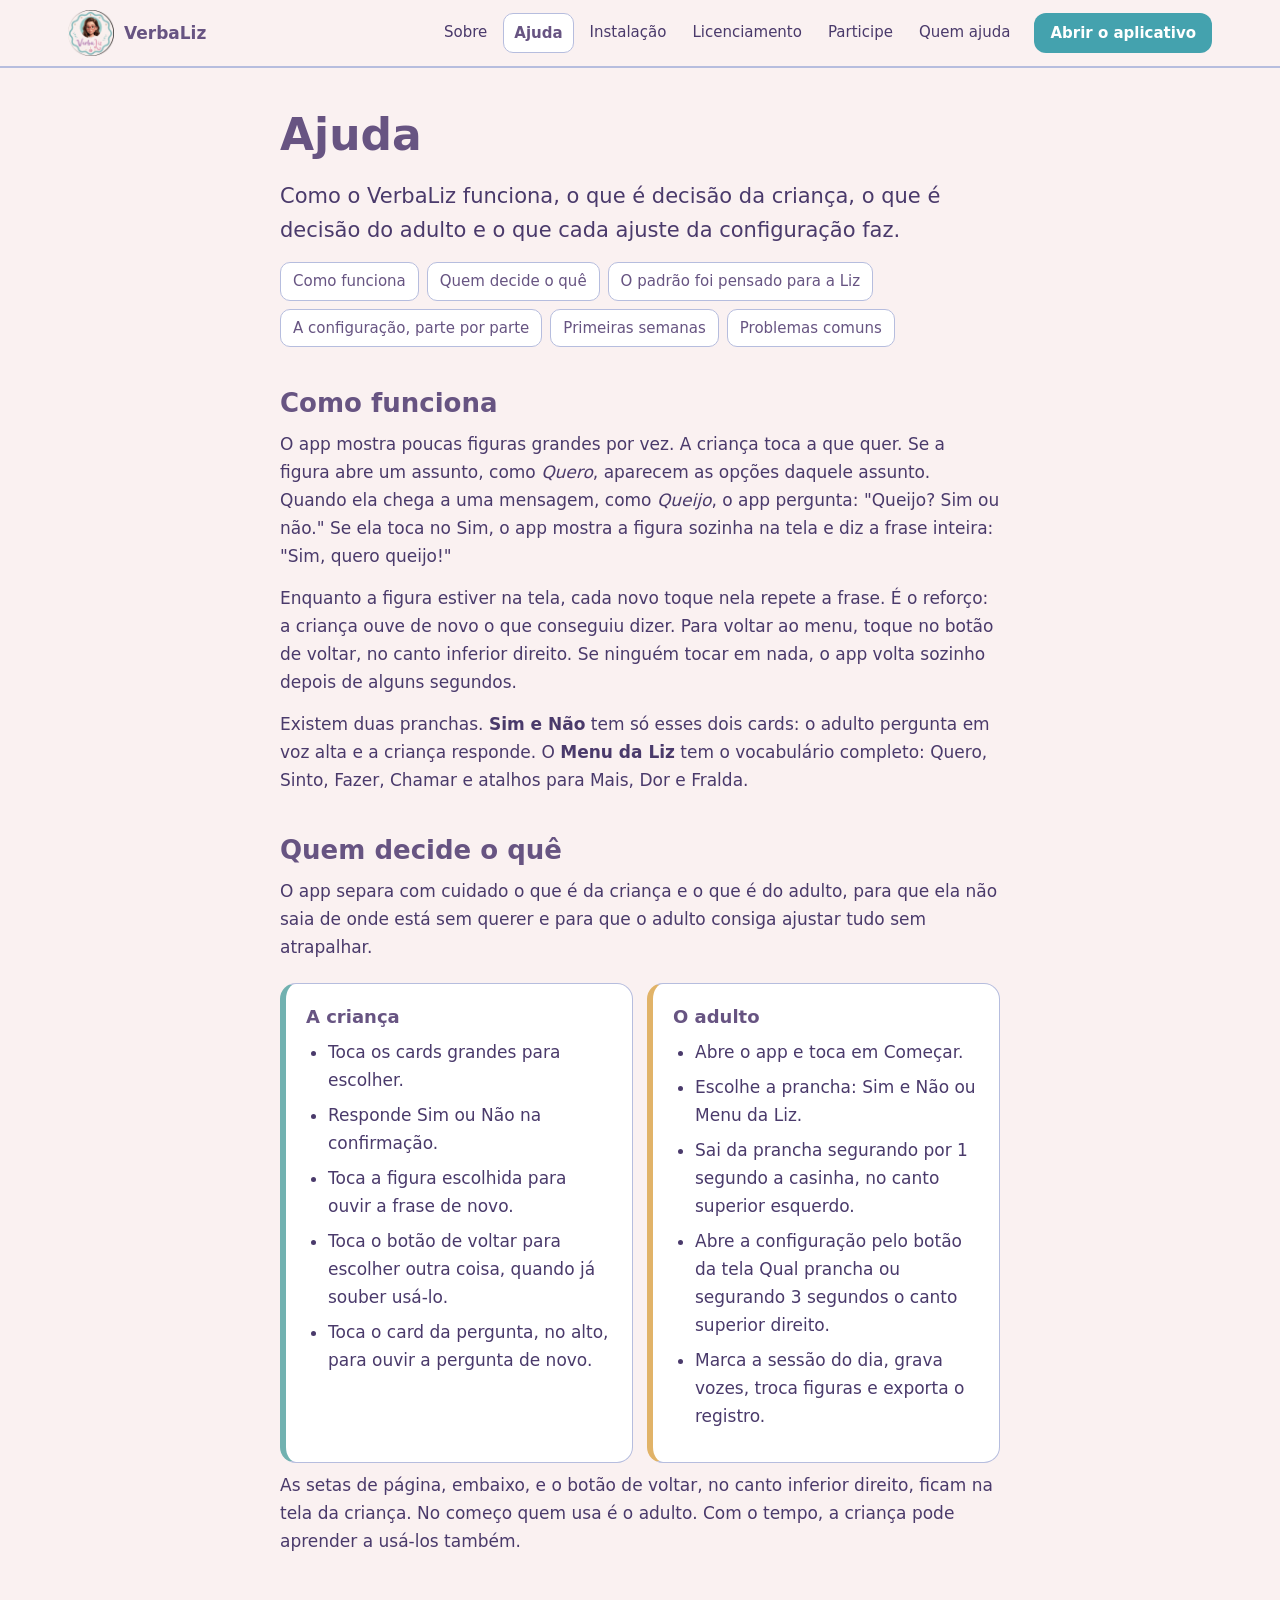
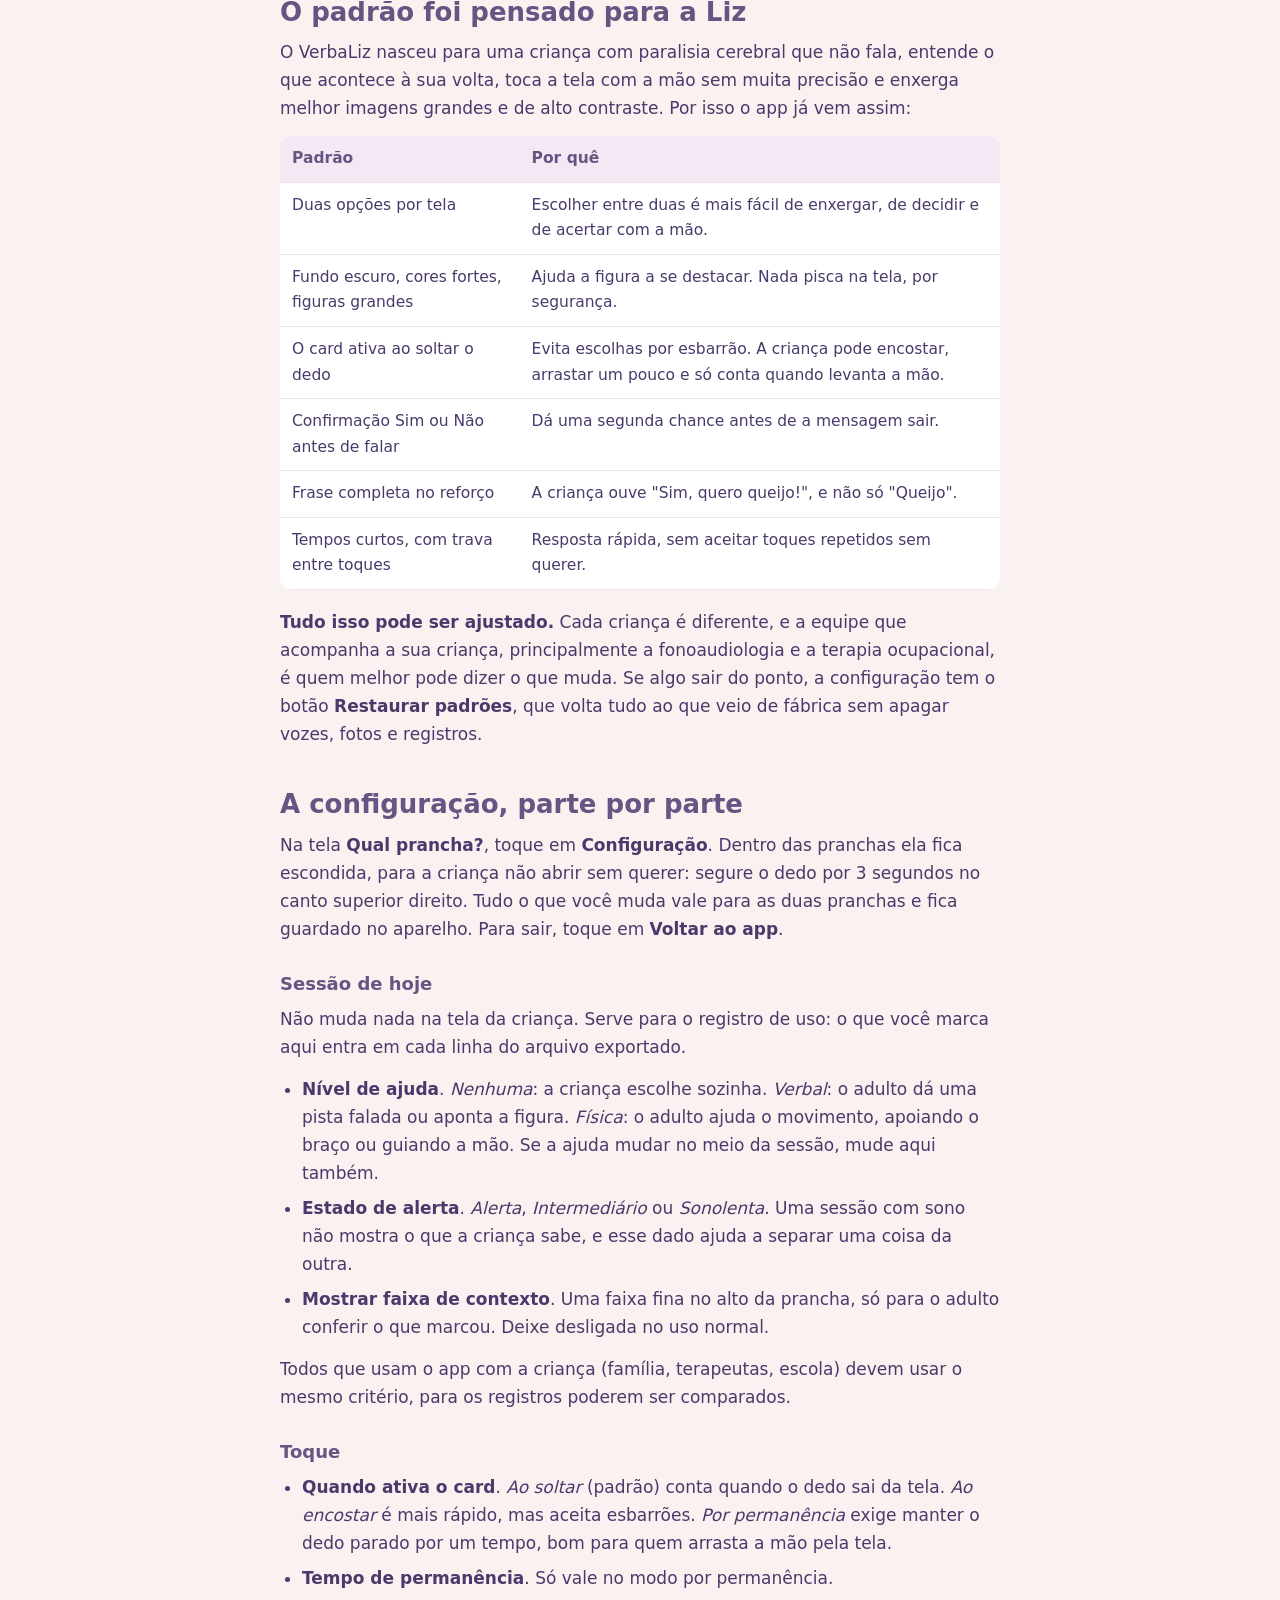
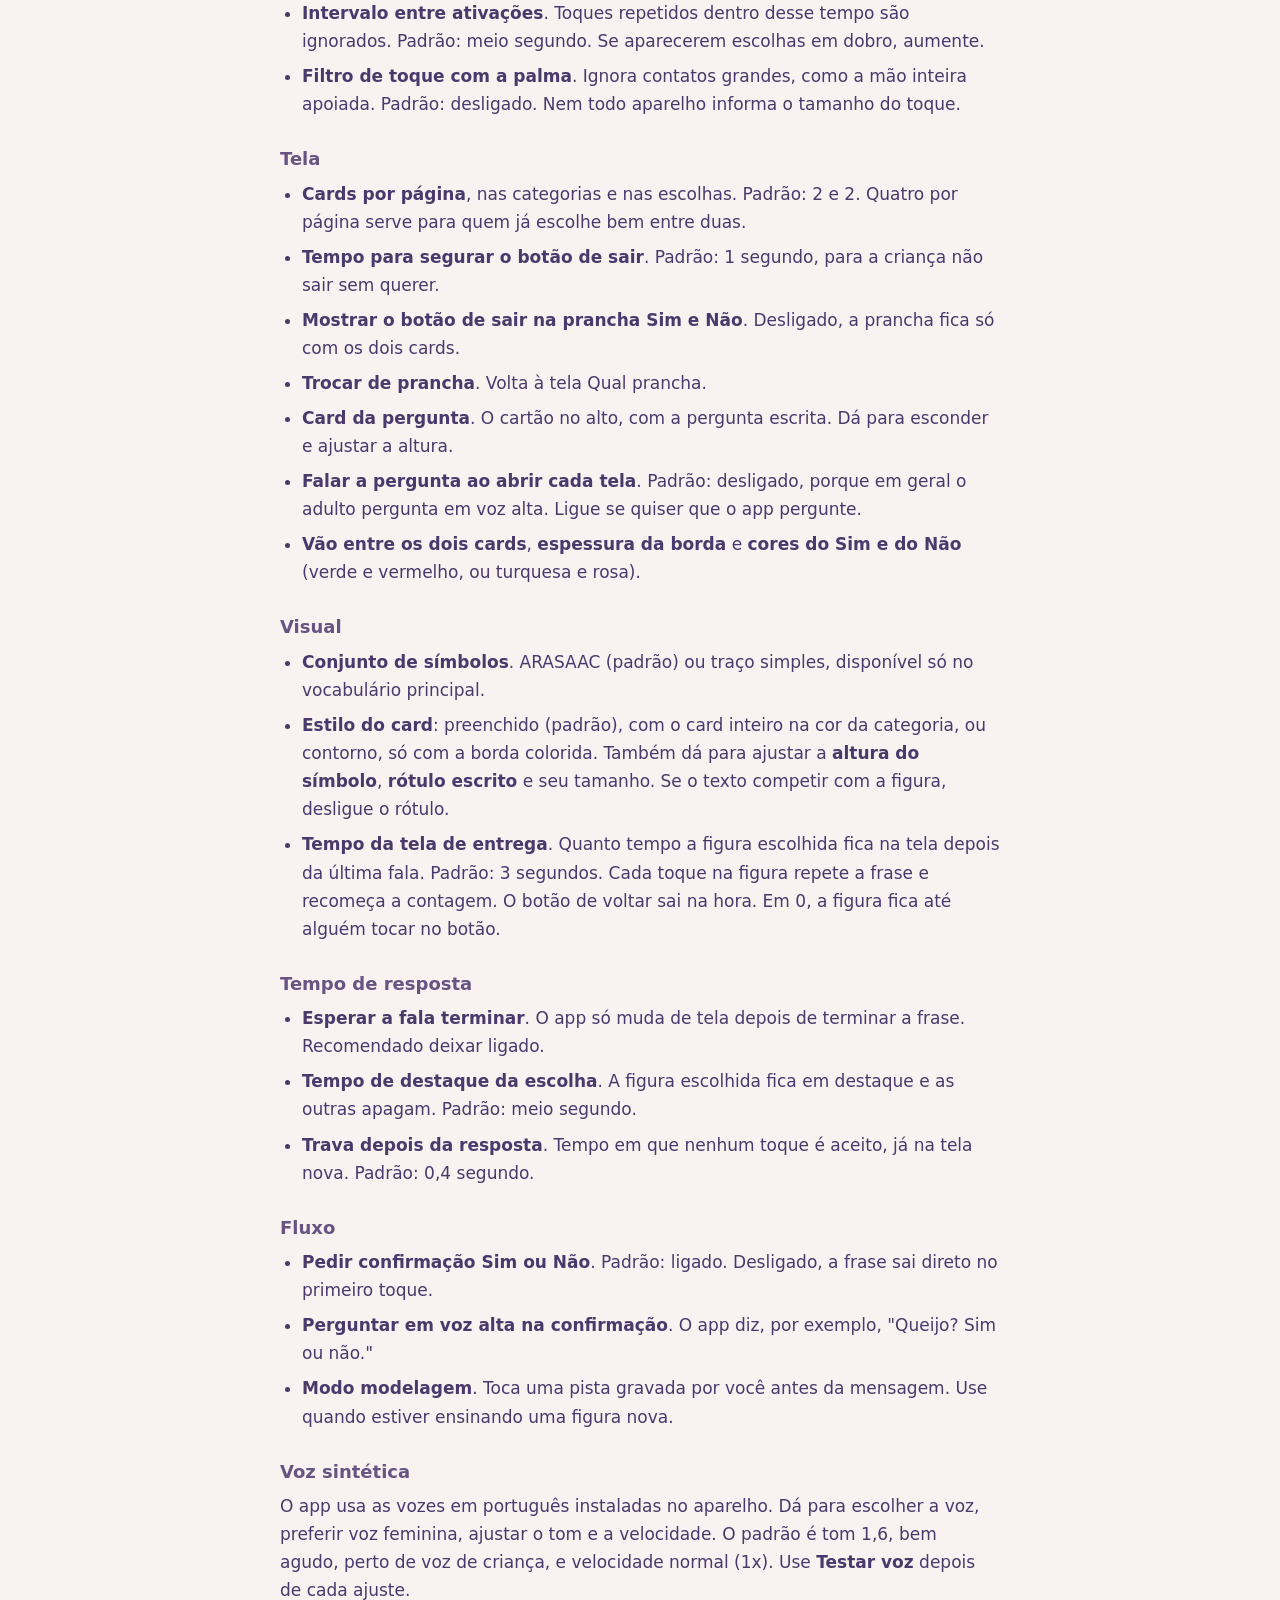
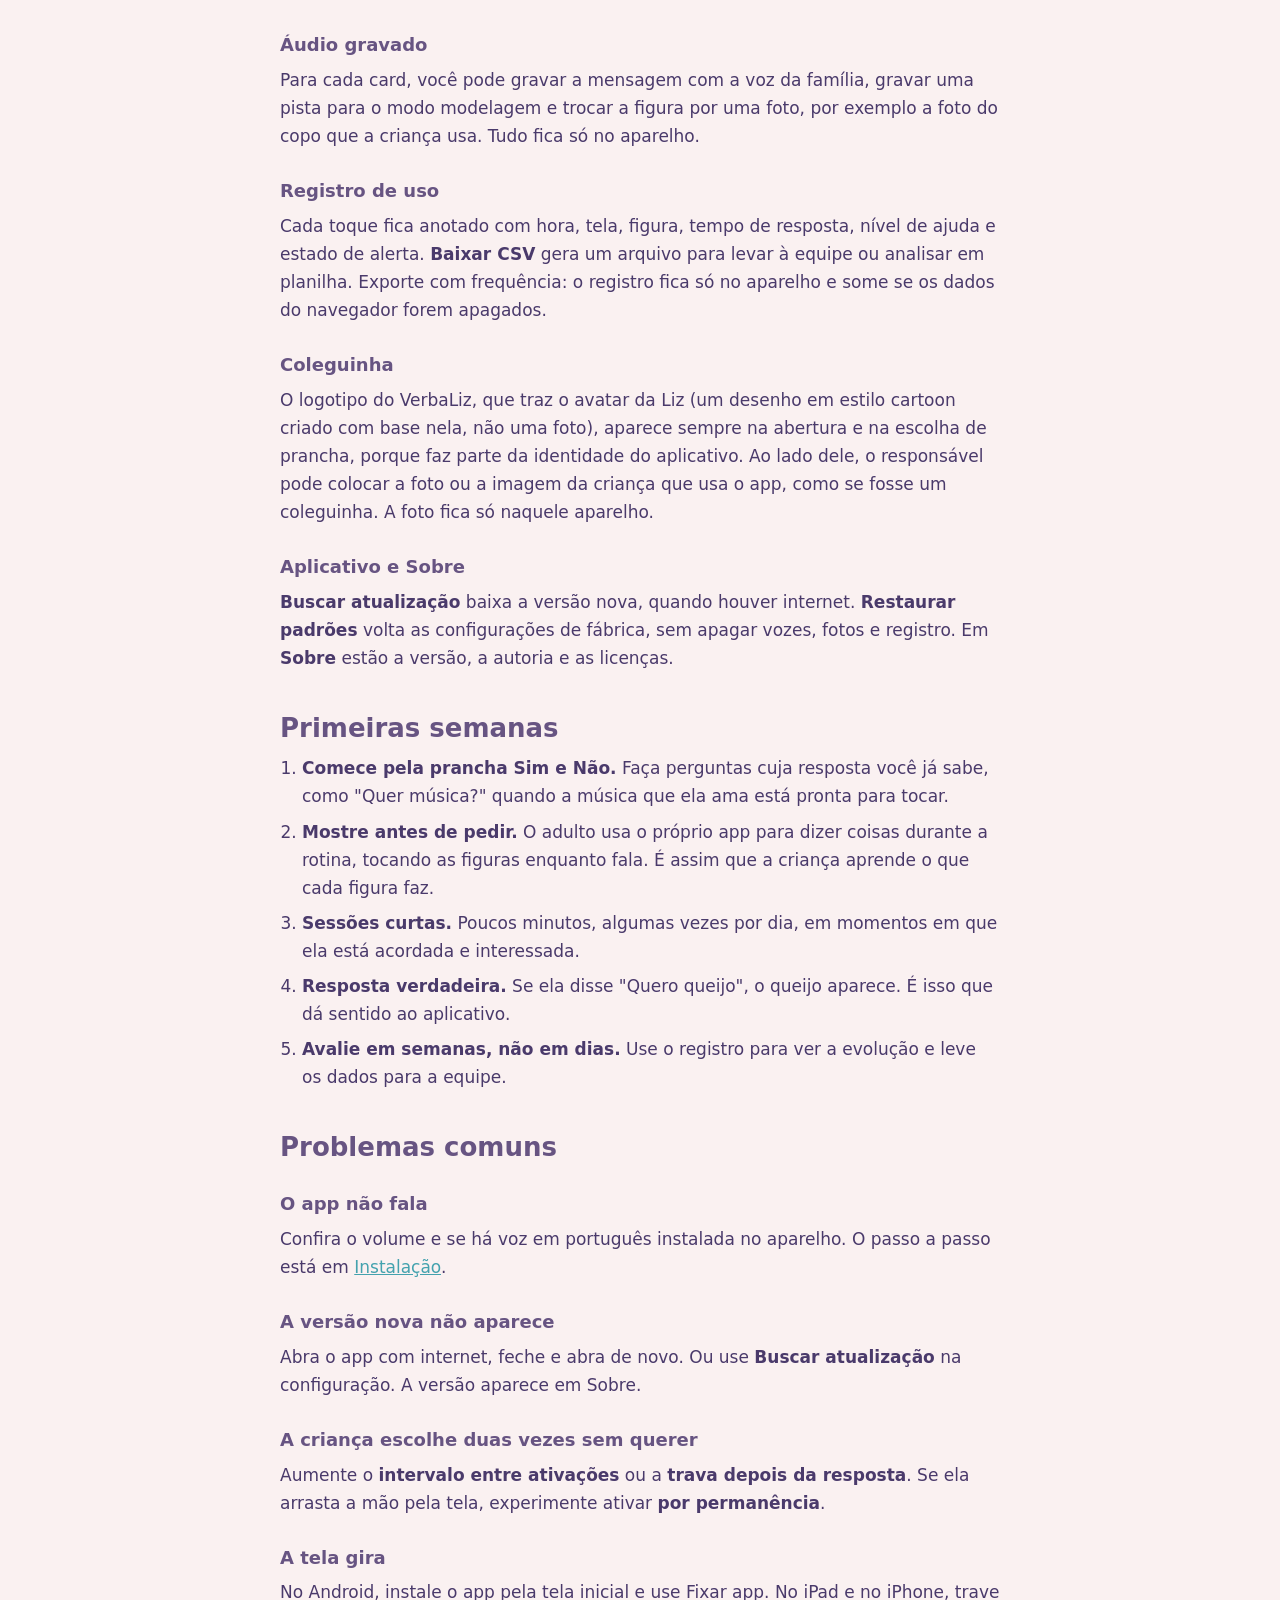
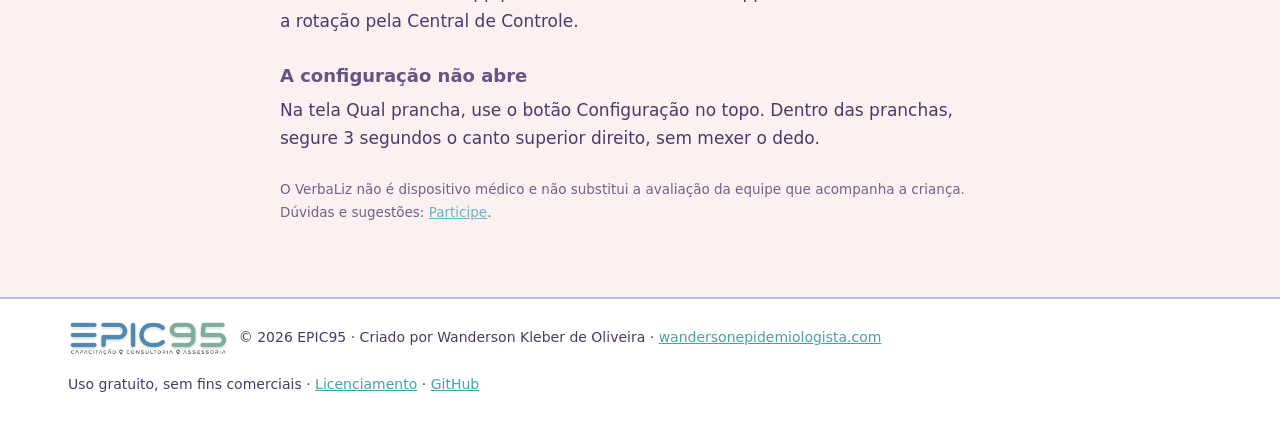
<file: public/ajuda/index.html>
<!DOCTYPE html>
<html lang="pt-BR">
<head>
<meta charset="utf-8">
<meta name="viewport" content="width=device-width, initial-scale=1">
<meta name="theme-color" content="#FAF1F1">
<title>Ajuda · VerbaLiz</title>
<meta name="description" content="Como usar e configurar o VerbaLiz: o que é decisão da criança, o que é do adulto e o que cada ajuste faz.">
<link rel="icon" href="../icone-192.png">
<link rel="apple-touch-icon" href="../icone-maskable-512.png">
<link rel="manifest" href="../manifest.webmanifest">
<link rel="stylesheet" href="../paginas.css">
<style>
.indice{display:flex; flex-wrap:wrap; gap:8px; margin:6px 0 10px;}
.indice a{background:#fff; border:1px solid var(--lilas-claro); border-radius:10px; padding:6px 12px; text-decoration:none; font-size:15px; color:var(--roxo);}
.duas-col{display:grid; grid-template-columns:1fr 1fr; gap:14px;}
.duas-col .caixa{margin:8px 0;}
@media (max-width:620px){.duas-col{grid-template-columns:1fr;}}
h2{scroll-margin-top:90px;}
</style>
</head>
<body>
<header class="topo">
  <div class="dentro">
    <a class="marca" href="../"><img src="../icone-192.png" alt="">VerbaLiz</a>
    <nav>
      <a href="../sobre/">Sobre</a>
      <a href="../ajuda/" aria-current="page">Ajuda</a>
      <a href="../instalacao/">Instalação</a>
      <a href="../licenciamento/">Licenciamento</a>
      <a href="../participe/">Participe</a>
      <a href="../quem-ajuda/">Quem ajuda</a>
    </nav>
    <a class="abrir" href="../">Abrir o aplicativo</a>
  </div>
</header>
<main>
<h1>Ajuda</h1>

<p class="destaque">Como o VerbaLiz funciona, o que é decisão da criança, o que é decisão do adulto e o que cada ajuste da configuração faz.</p>

<nav class="indice">
  <a href="#como-funciona">Como funciona</a>
  <a href="#quem-decide">Quem decide o quê</a>
  <a href="#padrao">O padrão foi pensado para a Liz</a>
  <a href="#configuracao">A configuração, parte por parte</a>
  <a href="#primeiras-semanas">Primeiras semanas</a>
  <a href="#problemas">Problemas comuns</a>
</nav>

<h2 id="como-funciona">Como funciona</h2>
<p>O app mostra poucas figuras grandes por vez. A criança toca a que quer. Se a figura abre um assunto, como <em>Quero</em>, aparecem as opções daquele assunto. Quando ela chega a uma mensagem, como <em>Queijo</em>, o app pergunta: "Queijo? Sim ou não." Se ela toca no Sim, o app mostra a figura sozinha na tela e diz a frase inteira: "Sim, quero queijo!"</p>
<p>Enquanto a figura estiver na tela, cada novo toque nela repete a frase. É o reforço: a criança ouve de novo o que conseguiu dizer. Para voltar ao menu, toque no botão de voltar, no canto inferior direito. Se ninguém tocar em nada, o app volta sozinho depois de alguns segundos.</p>
<p>Existem duas pranchas. <strong>Sim e Não</strong> tem só esses dois cards: o adulto pergunta em voz alta e a criança responde. O <strong>Menu da Liz</strong> tem o vocabulário completo: Quero, Sinto, Fazer, Chamar e atalhos para Mais, Dor e Fralda.</p>

<h2 id="quem-decide">Quem decide o quê</h2>
<p>O app separa com cuidado o que é da criança e o que é do adulto, para que ela não saia de onde está sem querer e para que o adulto consiga ajustar tudo sem atrapalhar.</p>
<div class="duas-col">
  <div class="caixa pode">
    <h3>A criança</h3>
    <ul>
      <li>Toca os cards grandes para escolher.</li>
      <li>Responde Sim ou Não na confirmação.</li>
      <li>Toca a figura escolhida para ouvir a frase de novo.</li>
      <li>Toca o botão de voltar para escolher outra coisa, quando já souber usá-lo.</li>
      <li>Toca o card da pergunta, no alto, para ouvir a pergunta de novo.</li>
    </ul>
  </div>
  <div class="caixa precisa">
    <h3>O adulto</h3>
    <ul>
      <li>Abre o app e toca em Começar.</li>
      <li>Escolhe a prancha: Sim e Não ou Menu da Liz.</li>
      <li>Sai da prancha segurando por 1 segundo a casinha, no canto superior esquerdo.</li>
      <li>Abre a configuração pelo botão da tela Qual prancha ou segurando 3 segundos o canto superior direito.</li>
      <li>Marca a sessão do dia, grava vozes, troca figuras e exporta o registro.</li>
    </ul>
  </div>
</div>
<p>As setas de página, embaixo, e o botão de voltar, no canto inferior direito, ficam na tela da criança. No começo quem usa é o adulto. Com o tempo, a criança pode aprender a usá-los também.</p>

<h2 id="padrao">O padrão foi pensado para a Liz</h2>
<p>O VerbaLiz nasceu para uma criança com paralisia cerebral que não fala, entende o que acontece à sua volta, toca a tela com a mão sem muita precisão e enxerga melhor imagens grandes e de alto contraste. Por isso o app já vem assim:</p>
<div class="tabela"><table>
<tr><th>Padrão</th><th>Por quê</th></tr>
<tr><td>Duas opções por tela</td><td>Escolher entre duas é mais fácil de enxergar, de decidir e de acertar com a mão.</td></tr>
<tr><td>Fundo escuro, cores fortes, figuras grandes</td><td>Ajuda a figura a se destacar. Nada pisca na tela, por segurança.</td></tr>
<tr><td>O card ativa ao soltar o dedo</td><td>Evita escolhas por esbarrão. A criança pode encostar, arrastar um pouco e só conta quando levanta a mão.</td></tr>
<tr><td>Confirmação Sim ou Não antes de falar</td><td>Dá uma segunda chance antes de a mensagem sair.</td></tr>
<tr><td>Frase completa no reforço</td><td>A criança ouve "Sim, quero queijo!", e não só "Queijo".</td></tr>
<tr><td>Tempos curtos, com trava entre toques</td><td>Resposta rápida, sem aceitar toques repetidos sem querer.</td></tr>
</table></div>
<p><strong>Tudo isso pode ser ajustado.</strong> Cada criança é diferente, e a equipe que acompanha a sua criança, principalmente a fonoaudiologia e a terapia ocupacional, é quem melhor pode dizer o que muda. Se algo sair do ponto, a configuração tem o botão <strong>Restaurar padrões</strong>, que volta tudo ao que veio de fábrica sem apagar vozes, fotos e registros.</p>

<h2 id="configuracao">A configuração, parte por parte</h2>
<p>Na tela <strong>Qual prancha?</strong>, toque em <strong>Configuração</strong>. Dentro das pranchas ela fica escondida, para a criança não abrir sem querer: segure o dedo por 3 segundos no canto superior direito. Tudo o que você muda vale para as duas pranchas e fica guardado no aparelho. Para sair, toque em <strong>Voltar ao app</strong>.</p>

<h3>Sessão de hoje</h3>
<p>Não muda nada na tela da criança. Serve para o registro de uso: o que você marca aqui entra em cada linha do arquivo exportado.</p>
<ul>
  <li><strong>Nível de ajuda</strong>. <em>Nenhuma</em>: a criança escolhe sozinha. <em>Verbal</em>: o adulto dá uma pista falada ou aponta a figura. <em>Física</em>: o adulto ajuda o movimento, apoiando o braço ou guiando a mão. Se a ajuda mudar no meio da sessão, mude aqui também.</li>
  <li><strong>Estado de alerta</strong>. <em>Alerta</em>, <em>Intermediário</em> ou <em>Sonolenta</em>. Uma sessão com sono não mostra o que a criança sabe, e esse dado ajuda a separar uma coisa da outra.</li>
  <li><strong>Mostrar faixa de contexto</strong>. Uma faixa fina no alto da prancha, só para o adulto conferir o que marcou. Deixe desligada no uso normal.</li>
</ul>
<p>Todos que usam o app com a criança (família, terapeutas, escola) devem usar o mesmo critério, para os registros poderem ser comparados.</p>

<h3>Toque</h3>
<ul>
  <li><strong>Quando ativa o card</strong>. <em>Ao soltar</em> (padrão) conta quando o dedo sai da tela. <em>Ao encostar</em> é mais rápido, mas aceita esbarrões. <em>Por permanência</em> exige manter o dedo parado por um tempo, bom para quem arrasta a mão pela tela.</li>
  <li><strong>Tempo de permanência</strong>. Só vale no modo por permanência.</li>
  <li><strong>Intervalo entre ativações</strong>. Toques repetidos dentro desse tempo são ignorados. Padrão: meio segundo. Se aparecerem escolhas em dobro, aumente.</li>
  <li><strong>Filtro de toque com a palma</strong>. Ignora contatos grandes, como a mão inteira apoiada. Padrão: desligado. Nem todo aparelho informa o tamanho do toque.</li>
</ul>

<h3>Tela</h3>
<ul>
  <li><strong>Cards por página</strong>, nas categorias e nas escolhas. Padrão: 2 e 2. Quatro por página serve para quem já escolhe bem entre duas.</li>
  <li><strong>Tempo para segurar o botão de sair</strong>. Padrão: 1 segundo, para a criança não sair sem querer.</li>
  <li><strong>Mostrar o botão de sair na prancha Sim e Não</strong>. Desligado, a prancha fica só com os dois cards.</li>
  <li><strong>Trocar de prancha</strong>. Volta à tela Qual prancha.</li>
  <li><strong>Card da pergunta</strong>. O cartão no alto, com a pergunta escrita. Dá para esconder e ajustar a altura.</li>
  <li><strong>Falar a pergunta ao abrir cada tela</strong>. Padrão: desligado, porque em geral o adulto pergunta em voz alta. Ligue se quiser que o app pergunte.</li>
  <li><strong>Vão entre os dois cards</strong>, <strong>espessura da borda</strong> e <strong>cores do Sim e do Não</strong> (verde e vermelho, ou turquesa e rosa).</li>
</ul>

<h3>Visual</h3>
<ul>
  <li><strong>Conjunto de símbolos</strong>. ARASAAC (padrão) ou traço simples, disponível só no vocabulário principal.</li>
  <li><strong>Estilo do card</strong>: preenchido (padrão), com o card inteiro na cor da categoria, ou contorno, só com a borda colorida. Também dá para ajustar a <strong>altura do símbolo</strong>, <strong>rótulo escrito</strong> e seu tamanho. Se o texto competir com a figura, desligue o rótulo.</li>
  <li><strong>Tempo da tela de entrega</strong>. Quanto tempo a figura escolhida fica na tela depois da última fala. Padrão: 3 segundos. Cada toque na figura repete a frase e recomeça a contagem. O botão de voltar sai na hora. Em 0, a figura fica até alguém tocar no botão.</li>
</ul>

<h3>Tempo de resposta</h3>
<ul>
  <li><strong>Esperar a fala terminar</strong>. O app só muda de tela depois de terminar a frase. Recomendado deixar ligado.</li>
  <li><strong>Tempo de destaque da escolha</strong>. A figura escolhida fica em destaque e as outras apagam. Padrão: meio segundo.</li>
  <li><strong>Trava depois da resposta</strong>. Tempo em que nenhum toque é aceito, já na tela nova. Padrão: 0,4 segundo.</li>
</ul>

<h3>Fluxo</h3>
<ul>
  <li><strong>Pedir confirmação Sim ou Não</strong>. Padrão: ligado. Desligado, a frase sai direto no primeiro toque.</li>
  <li><strong>Perguntar em voz alta na confirmação</strong>. O app diz, por exemplo, "Queijo? Sim ou não."</li>
  <li><strong>Modo modelagem</strong>. Toca uma pista gravada por você antes da mensagem. Use quando estiver ensinando uma figura nova.</li>
</ul>

<h3>Voz sintética</h3>
<p>O app usa as vozes em português instaladas no aparelho. Dá para escolher a voz, preferir voz feminina, ajustar o tom e a velocidade. O padrão é tom 1,6, bem agudo, perto de voz de criança, e velocidade normal (1x). Use <strong>Testar voz</strong> depois de cada ajuste.</p>

<h3>Áudio gravado</h3>
<p>Para cada card, você pode gravar a mensagem com a voz da família, gravar uma pista para o modo modelagem e trocar a figura por uma foto, por exemplo a foto do copo que a criança usa. Tudo fica só no aparelho.</p>

<h3>Registro de uso</h3>
<p>Cada toque fica anotado com hora, tela, figura, tempo de resposta, nível de ajuda e estado de alerta. <strong>Baixar CSV</strong> gera um arquivo para levar à equipe ou analisar em planilha. Exporte com frequência: o registro fica só no aparelho e some se os dados do navegador forem apagados.</p>

<h3>Coleguinha</h3>
<p>O logotipo do VerbaLiz, que traz o avatar da Liz (um desenho em estilo cartoon criado com base nela, não uma foto), aparece sempre na abertura e na escolha de prancha, porque faz parte da identidade do aplicativo. Ao lado dele, o responsável pode colocar a foto ou a imagem da criança que usa o app, como se fosse um coleguinha. A foto fica só naquele aparelho.</p>

<h3>Aplicativo e Sobre</h3>
<p><strong>Buscar atualização</strong> baixa a versão nova, quando houver internet. <strong>Restaurar padrões</strong> volta as configurações de fábrica, sem apagar vozes, fotos e registro. Em <strong>Sobre</strong> estão a versão, a autoria e as licenças.</p>

<h2 id="primeiras-semanas">Primeiras semanas</h2>
<ol>
  <li><strong>Comece pela prancha Sim e Não.</strong> Faça perguntas cuja resposta você já sabe, como "Quer música?" quando a música que ela ama está pronta para tocar.</li>
  <li><strong>Mostre antes de pedir.</strong> O adulto usa o próprio app para dizer coisas durante a rotina, tocando as figuras enquanto fala. É assim que a criança aprende o que cada figura faz.</li>
  <li><strong>Sessões curtas.</strong> Poucos minutos, algumas vezes por dia, em momentos em que ela está acordada e interessada.</li>
  <li><strong>Resposta verdadeira.</strong> Se ela disse "Quero queijo", o queijo aparece. É isso que dá sentido ao aplicativo.</li>
  <li><strong>Avalie em semanas, não em dias.</strong> Use o registro para ver a evolução e leve os dados para a equipe.</li>
</ol>

<h2 id="problemas">Problemas comuns</h2>
<h3>O app não fala</h3>
<p>Confira o volume e se há voz em português instalada no aparelho. O passo a passo está em <a href="../instalacao/">Instalação</a>.</p>
<h3>A versão nova não aparece</h3>
<p>Abra o app com internet, feche e abra de novo. Ou use <strong>Buscar atualização</strong> na configuração. A versão aparece em Sobre.</p>
<h3>A criança escolhe duas vezes sem querer</h3>
<p>Aumente o <strong>intervalo entre ativações</strong> ou a <strong>trava depois da resposta</strong>. Se ela arrasta a mão pela tela, experimente ativar <strong>por permanência</strong>.</p>
<h3>A tela gira</h3>
<p>No Android, instale o app pela tela inicial e use Fixar app. No iPad e no iPhone, trave a rotação pela Central de Controle.</p>
<h3>A configuração não abre</h3>
<p>Na tela Qual prancha, use o botão Configuração no topo. Dentro das pranchas, segure 3 segundos o canto superior direito, sem mexer o dedo.</p>

<p class="nota">O VerbaLiz não é dispositivo médico e não substitui a avaliação da equipe que acompanha a criança. Dúvidas e sugestões: <a href="../participe/">Participe</a>.</p>
</main>
<footer class="rodape">
  <div class="dentro">
    <div class="empresa">
      <img class="logo-epic95" src="../epic95-logo.png" alt="EPIC95">
      <span>© 2026 EPIC95 · Criado por Wanderson Kleber de Oliveira · <a href="https://www.wandersonepidemiologista.com" target="_blank" rel="noopener">wandersonepidemiologista.com</a></span>
    </div>
    <div>Uso gratuito, sem fins comerciais · <a href="../licenciamento/">Licenciamento</a> · <a href="https://github.com/wandersonepidemiologista/VerbaLiz" target="_blank" rel="noopener">GitHub</a></div>
  </div>
</footer>
</body>
</html>
</file>
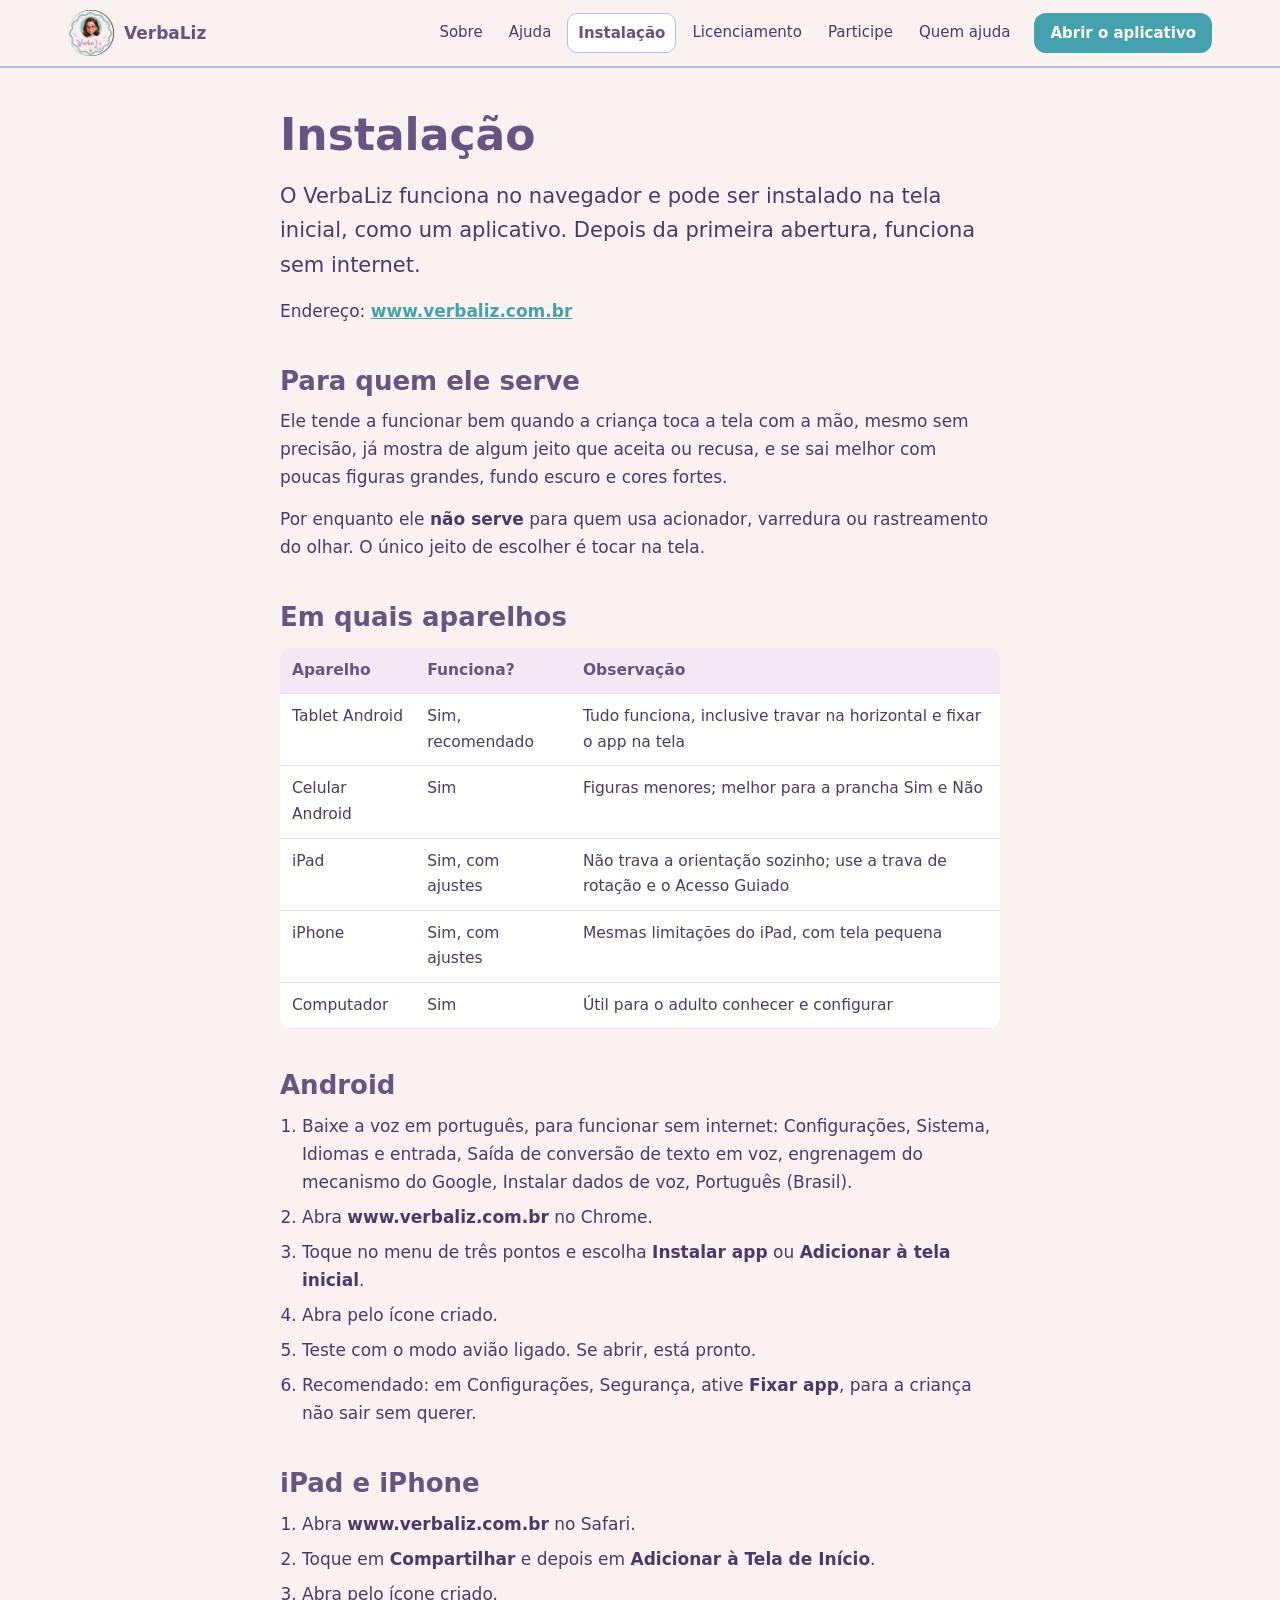
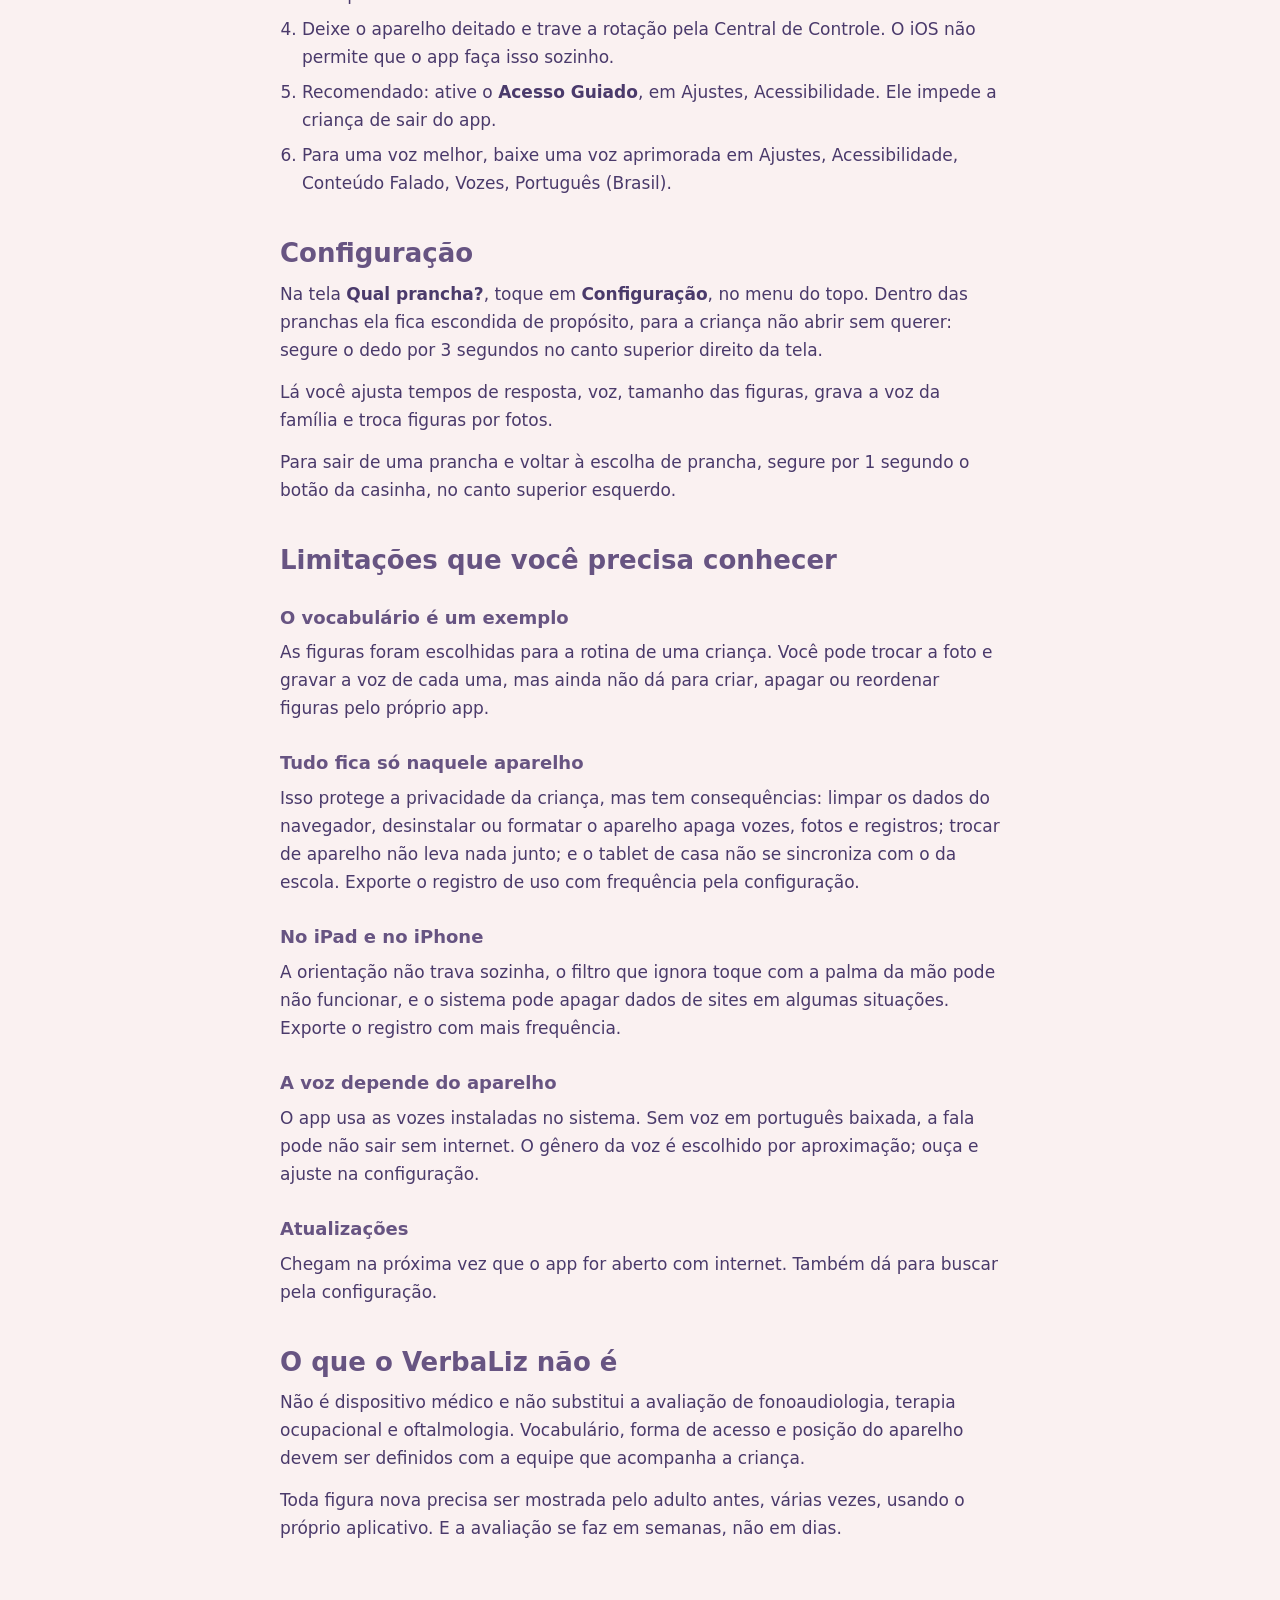
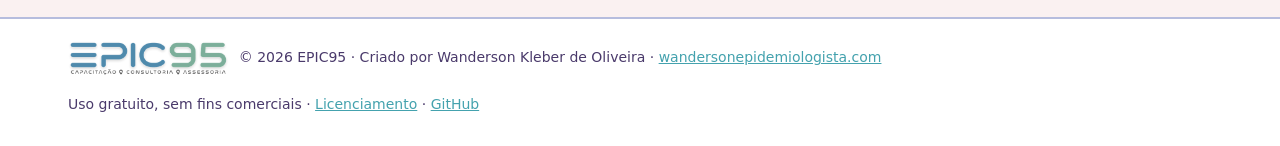
<file: public/instalacao/index.html>
<!DOCTYPE html>
<html lang="pt-BR">
<head>
<meta charset="utf-8">
<meta name="viewport" content="width=device-width, initial-scale=1">
<meta name="theme-color" content="#FAF1F1">
<title>Instalação · VerbaLiz</title>
<meta name="description" content="Como instalar o VerbaLiz no Android, iPad e iPhone, e suas limitações.">
<link rel="icon" href="../icone-192.png">
<link rel="apple-touch-icon" href="../icone-maskable-512.png">
<link rel="manifest" href="../manifest.webmanifest">
<link rel="stylesheet" href="../paginas.css">
</head>
<body>
<header class="topo">
  <div class="dentro">
    <a class="marca" href="../"><img src="../icone-192.png" alt="">VerbaLiz</a>
    <nav>
      <a href="../sobre/">Sobre</a>
      <a href="../ajuda/">Ajuda</a>
      <a href="../instalacao/" aria-current="page">Instalação</a>
      <a href="../licenciamento/">Licenciamento</a>
      <a href="../participe/">Participe</a>
      <a href="../quem-ajuda/">Quem ajuda</a>
    </nav>
    <a class="abrir" href="../">Abrir o aplicativo</a>
  </div>
</header>
<main>
<h1>Instalação</h1>

<p class="destaque">O VerbaLiz funciona no navegador e pode ser instalado na tela inicial, como um aplicativo. Depois da primeira abertura, funciona sem internet.</p>

<p>Endereço: <a href="../"><strong>www.verbaliz.com.br</strong></a></p>

<h2>Para quem ele serve</h2>
<p>Ele tende a funcionar bem quando a criança toca a tela com a mão, mesmo sem precisão, já mostra de algum jeito que aceita ou recusa, e se sai melhor com poucas figuras grandes, fundo escuro e cores fortes.</p>
<p>Por enquanto ele <strong>não serve</strong> para quem usa acionador, varredura ou rastreamento do olhar. O único jeito de escolher é tocar na tela.</p>

<h2>Em quais aparelhos</h2>
<div class="tabela"><table>
<tr><th>Aparelho</th><th>Funciona?</th><th>Observação</th></tr>
<tr><td>Tablet Android</td><td>Sim, recomendado</td><td>Tudo funciona, inclusive travar na horizontal e fixar o app na tela</td></tr>
<tr><td>Celular Android</td><td>Sim</td><td>Figuras menores; melhor para a prancha Sim e Não</td></tr>
<tr><td>iPad</td><td>Sim, com ajustes</td><td>Não trava a orientação sozinho; use a trava de rotação e o Acesso Guiado</td></tr>
<tr><td>iPhone</td><td>Sim, com ajustes</td><td>Mesmas limitações do iPad, com tela pequena</td></tr>
<tr><td>Computador</td><td>Sim</td><td>Útil para o adulto conhecer e configurar</td></tr>
</table></div>

<h2>Android</h2>
<ol>
  <li>Baixe a voz em português, para funcionar sem internet: Configurações, Sistema, Idiomas e entrada, Saída de conversão de texto em voz, engrenagem do mecanismo do Google, Instalar dados de voz, Português (Brasil).</li>
  <li>Abra <strong>www.verbaliz.com.br</strong> no Chrome.</li>
  <li>Toque no menu de três pontos e escolha <strong>Instalar app</strong> ou <strong>Adicionar à tela inicial</strong>.</li>
  <li>Abra pelo ícone criado.</li>
  <li>Teste com o modo avião ligado. Se abrir, está pronto.</li>
  <li>Recomendado: em Configurações, Segurança, ative <strong>Fixar app</strong>, para a criança não sair sem querer.</li>
</ol>

<h2>iPad e iPhone</h2>
<ol>
  <li>Abra <strong>www.verbaliz.com.br</strong> no Safari.</li>
  <li>Toque em <strong>Compartilhar</strong> e depois em <strong>Adicionar à Tela de Início</strong>.</li>
  <li>Abra pelo ícone criado.</li>
  <li>Deixe o aparelho deitado e trave a rotação pela Central de Controle. O iOS não permite que o app faça isso sozinho.</li>
  <li>Recomendado: ative o <strong>Acesso Guiado</strong>, em Ajustes, Acessibilidade. Ele impede a criança de sair do app.</li>
  <li>Para uma voz melhor, baixe uma voz aprimorada em Ajustes, Acessibilidade, Conteúdo Falado, Vozes, Português (Brasil).</li>
</ol>

<h2>Configuração</h2>
<p>Na tela <strong>Qual prancha?</strong>, toque em <strong>Configuração</strong>, no menu do topo. Dentro das pranchas ela fica escondida de propósito, para a criança não abrir sem querer: segure o dedo por 3 segundos no canto superior direito da tela.</p>
<p>Lá você ajusta tempos de resposta, voz, tamanho das figuras, grava a voz da família e troca figuras por fotos.</p>
<p>Para sair de uma prancha e voltar à escolha de prancha, segure por 1 segundo o botão da casinha, no canto superior esquerdo.</p>

<h2>Limitações que você precisa conhecer</h2>

<h3>O vocabulário é um exemplo</h3>
<p>As figuras foram escolhidas para a rotina de uma criança. Você pode trocar a foto e gravar a voz de cada uma, mas ainda não dá para criar, apagar ou reordenar figuras pelo próprio app.</p>

<h3>Tudo fica só naquele aparelho</h3>
<p>Isso protege a privacidade da criança, mas tem consequências: limpar os dados do navegador, desinstalar ou formatar o aparelho apaga vozes, fotos e registros; trocar de aparelho não leva nada junto; e o tablet de casa não se sincroniza com o da escola. Exporte o registro de uso com frequência pela configuração.</p>

<h3>No iPad e no iPhone</h3>
<p>A orientação não trava sozinha, o filtro que ignora toque com a palma da mão pode não funcionar, e o sistema pode apagar dados de sites em algumas situações. Exporte o registro com mais frequência.</p>

<h3>A voz depende do aparelho</h3>
<p>O app usa as vozes instaladas no sistema. Sem voz em português baixada, a fala pode não sair sem internet. O gênero da voz é escolhido por aproximação; ouça e ajuste na configuração.</p>

<h3>Atualizações</h3>
<p>Chegam na próxima vez que o app for aberto com internet. Também dá para buscar pela configuração.</p>

<h2>O que o VerbaLiz não é</h2>
<p>Não é dispositivo médico e não substitui a avaliação de fonoaudiologia, terapia ocupacional e oftalmologia. Vocabulário, forma de acesso e posição do aparelho devem ser definidos com a equipe que acompanha a criança.</p>
<p>Toda figura nova precisa ser mostrada pelo adulto antes, várias vezes, usando o próprio aplicativo. E a avaliação se faz em semanas, não em dias.</p>
</main>
<footer class="rodape">
  <div class="dentro">
    <div class="empresa">
      <img class="logo-epic95" src="../epic95-logo.png" alt="EPIC95">
      <span>© 2026 EPIC95 · Criado por Wanderson Kleber de Oliveira · <a href="https://www.wandersonepidemiologista.com" target="_blank" rel="noopener">wandersonepidemiologista.com</a></span>
    </div>
    <div>Uso gratuito, sem fins comerciais · <a href="../licenciamento/">Licenciamento</a> · <a href="https://github.com/wandersonepidemiologista/VerbaLiz" target="_blank" rel="noopener">GitHub</a></div>
  </div>
</footer>
</body>
</html>
</file>
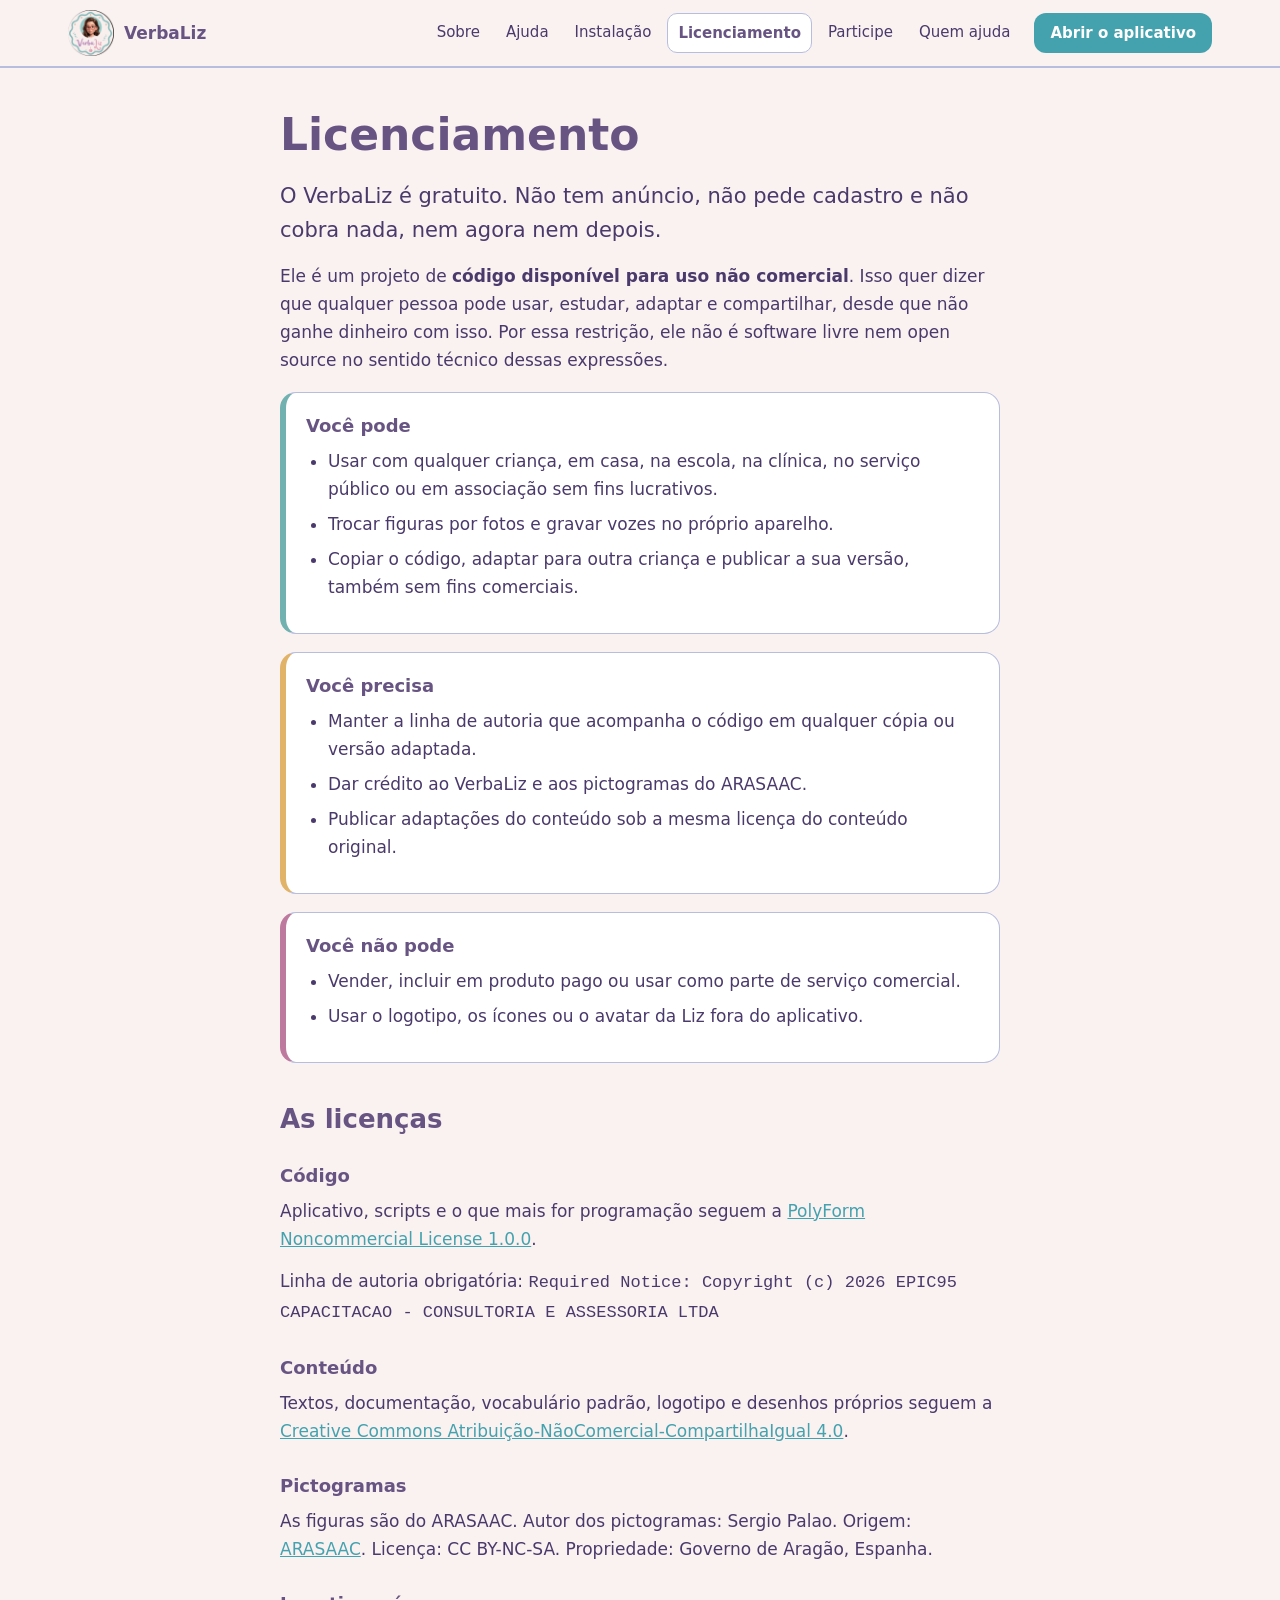
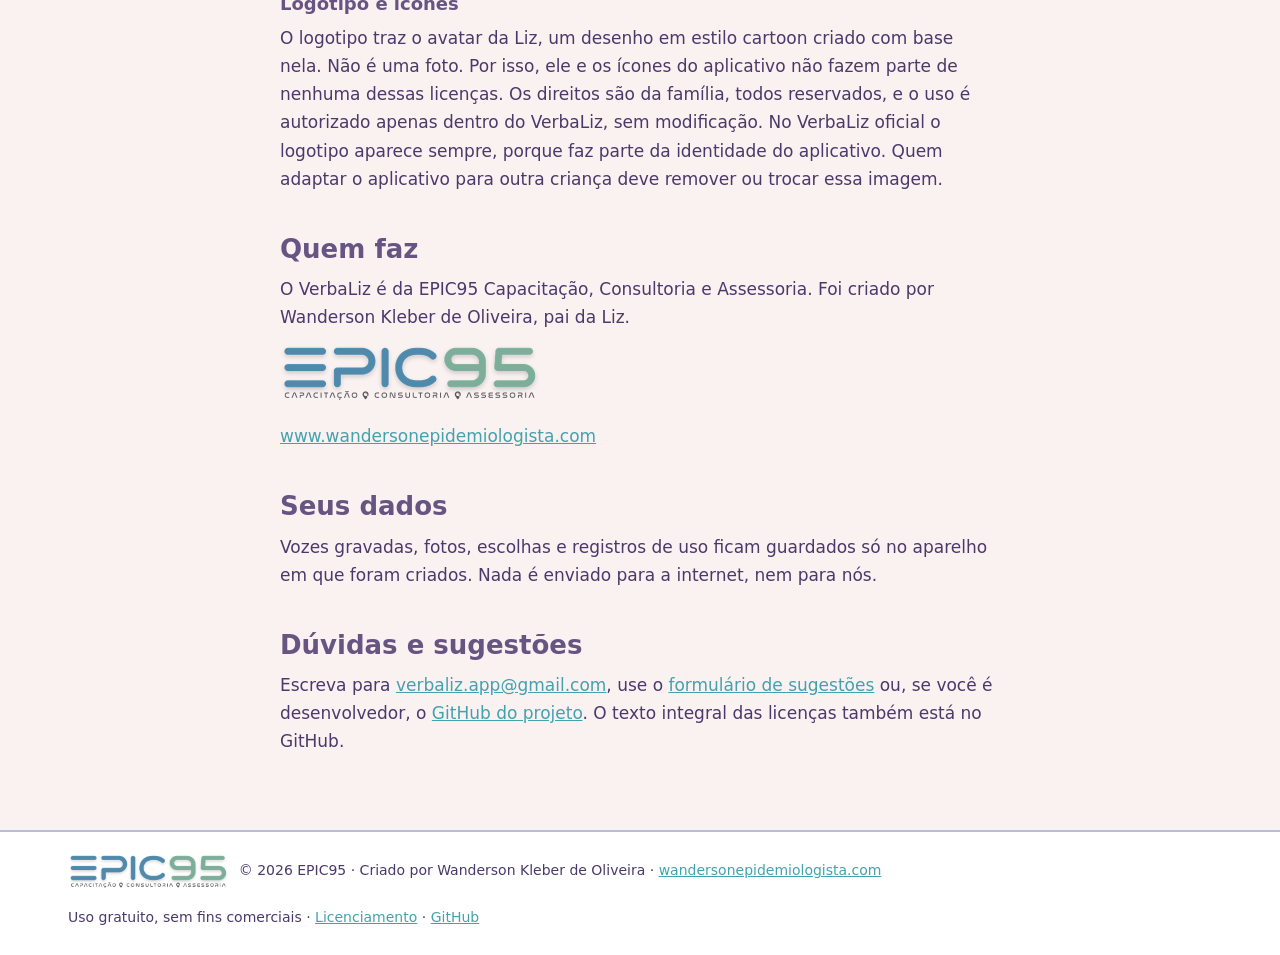
<file: public/licenciamento/index.html>
<!DOCTYPE html>
<html lang="pt-BR">
<head>
<meta charset="utf-8">
<meta name="viewport" content="width=device-width, initial-scale=1">
<meta name="theme-color" content="#FAF1F1">
<title>Licenciamento · VerbaLiz</title>
<meta name="description" content="O VerbaLiz é gratuito e de uso não comercial. Licenças, créditos e quem faz.">
<link rel="icon" href="../icone-192.png">
<link rel="apple-touch-icon" href="../icone-maskable-512.png">
<link rel="manifest" href="../manifest.webmanifest">
<link rel="stylesheet" href="../paginas.css">
</head>
<body>
<header class="topo">
  <div class="dentro">
    <a class="marca" href="../"><img src="../icone-192.png" alt="">VerbaLiz</a>
    <nav>
      <a href="../sobre/">Sobre</a>
      <a href="../ajuda/">Ajuda</a>
      <a href="../instalacao/">Instalação</a>
      <a href="../licenciamento/" aria-current="page">Licenciamento</a>
      <a href="../participe/">Participe</a>
      <a href="../quem-ajuda/">Quem ajuda</a>
    </nav>
    <a class="abrir" href="../">Abrir o aplicativo</a>
  </div>
</header>
<main>
<h1>Licenciamento</h1>

<p class="destaque">O VerbaLiz é gratuito. Não tem anúncio, não pede cadastro e não cobra nada, nem agora nem depois.</p>

<p>Ele é um projeto de <strong>código disponível para uso não comercial</strong>. Isso quer dizer que qualquer pessoa pode usar, estudar, adaptar e compartilhar, desde que não ganhe dinheiro com isso. Por essa restrição, ele não é software livre nem open source no sentido técnico dessas expressões.</p>

<div class="caixa pode">
  <h3>Você pode</h3>
  <ul>
    <li>Usar com qualquer criança, em casa, na escola, na clínica, no serviço público ou em associação sem fins lucrativos.</li>
    <li>Trocar figuras por fotos e gravar vozes no próprio aparelho.</li>
    <li>Copiar o código, adaptar para outra criança e publicar a sua versão, também sem fins comerciais.</li>
  </ul>
</div>

<div class="caixa precisa">
  <h3>Você precisa</h3>
  <ul>
    <li>Manter a linha de autoria que acompanha o código em qualquer cópia ou versão adaptada.</li>
    <li>Dar crédito ao VerbaLiz e aos pictogramas do ARASAAC.</li>
    <li>Publicar adaptações do conteúdo sob a mesma licença do conteúdo original.</li>
  </ul>
</div>

<div class="caixa naopode">
  <h3>Você não pode</h3>
  <ul>
    <li>Vender, incluir em produto pago ou usar como parte de serviço comercial.</li>
    <li>Usar o logotipo, os ícones ou o avatar da Liz fora do aplicativo.</li>
  </ul>
</div>

<h2>As licenças</h2>

<h3>Código</h3>
<p>Aplicativo, scripts e o que mais for programação seguem a <a href="https://polyformproject.org/licenses/noncommercial/1.0.0" target="_blank" rel="noopener">PolyForm Noncommercial License 1.0.0</a>.</p>
<p>Linha de autoria obrigatória: <code>Required Notice: Copyright (c) 2026 EPIC95 CAPACITACAO - CONSULTORIA E ASSESSORIA LTDA</code></p>

<h3>Conteúdo</h3>
<p>Textos, documentação, vocabulário padrão, logotipo e desenhos próprios seguem a <a href="https://creativecommons.org/licenses/by-nc-sa/4.0/deed.pt" target="_blank" rel="noopener">Creative Commons Atribuição-NãoComercial-CompartilhaIgual 4.0</a>.</p>

<h3>Pictogramas</h3>
<p>As figuras são do ARASAAC. Autor dos pictogramas: Sergio Palao. Origem: <a href="https://arasaac.org" target="_blank" rel="noopener">ARASAAC</a>. Licença: CC BY-NC-SA. Propriedade: Governo de Aragão, Espanha.</p>

<h3>Logotipo e ícones</h3>
<p>O logotipo traz o avatar da Liz, um desenho em estilo cartoon criado com base nela. Não é uma foto. Por isso, ele e os ícones do aplicativo não fazem parte de nenhuma dessas licenças. Os direitos são da família, todos reservados, e o uso é autorizado apenas dentro do VerbaLiz, sem modificação. No VerbaLiz oficial o logotipo aparece sempre, porque faz parte da identidade do aplicativo. Quem adaptar o aplicativo para outra criança deve remover ou trocar essa imagem.</p>

<h2>Quem faz</h2>
<p>O VerbaLiz é da EPIC95 Capacitação, Consultoria e Assessoria. Foi criado por Wanderson Kleber de Oliveira, pai da Liz.</p>
<p><img src="../epic95-logo.png" alt="EPIC95 Capacitação, Consultoria e Assessoria" style="width:260px;max-width:100%;height:auto"></p>
<p><a href="https://www.wandersonepidemiologista.com" target="_blank" rel="noopener">www.wandersonepidemiologista.com</a></p>

<h2>Seus dados</h2>
<p>Vozes gravadas, fotos, escolhas e registros de uso ficam guardados só no aparelho em que foram criados. Nada é enviado para a internet, nem para nós.</p>

<h2>Dúvidas e sugestões</h2>
<p>Escreva para <a href="mailto:verbaliz.app@gmail.com">verbaliz.app@gmail.com</a>, use o <a href="https://forms.gle/4nzKsjtfEbAevR79A" target="_blank" rel="noopener">formulário de sugestões</a> ou, se você é desenvolvedor, o <a href="https://github.com/wandersonepidemiologista/VerbaLiz/issues" target="_blank" rel="noopener">GitHub do projeto</a>. O texto integral das licenças também está no GitHub.</p>
</main>
<footer class="rodape">
  <div class="dentro">
    <div class="empresa">
      <img class="logo-epic95" src="../epic95-logo.png" alt="EPIC95">
      <span>© 2026 EPIC95 · Criado por Wanderson Kleber de Oliveira · <a href="https://www.wandersonepidemiologista.com" target="_blank" rel="noopener">wandersonepidemiologista.com</a></span>
    </div>
    <div>Uso gratuito, sem fins comerciais · <a href="../licenciamento/">Licenciamento</a> · <a href="https://github.com/wandersonepidemiologista/VerbaLiz" target="_blank" rel="noopener">GitHub</a></div>
  </div>
</footer>
</body>
</html>
</file>
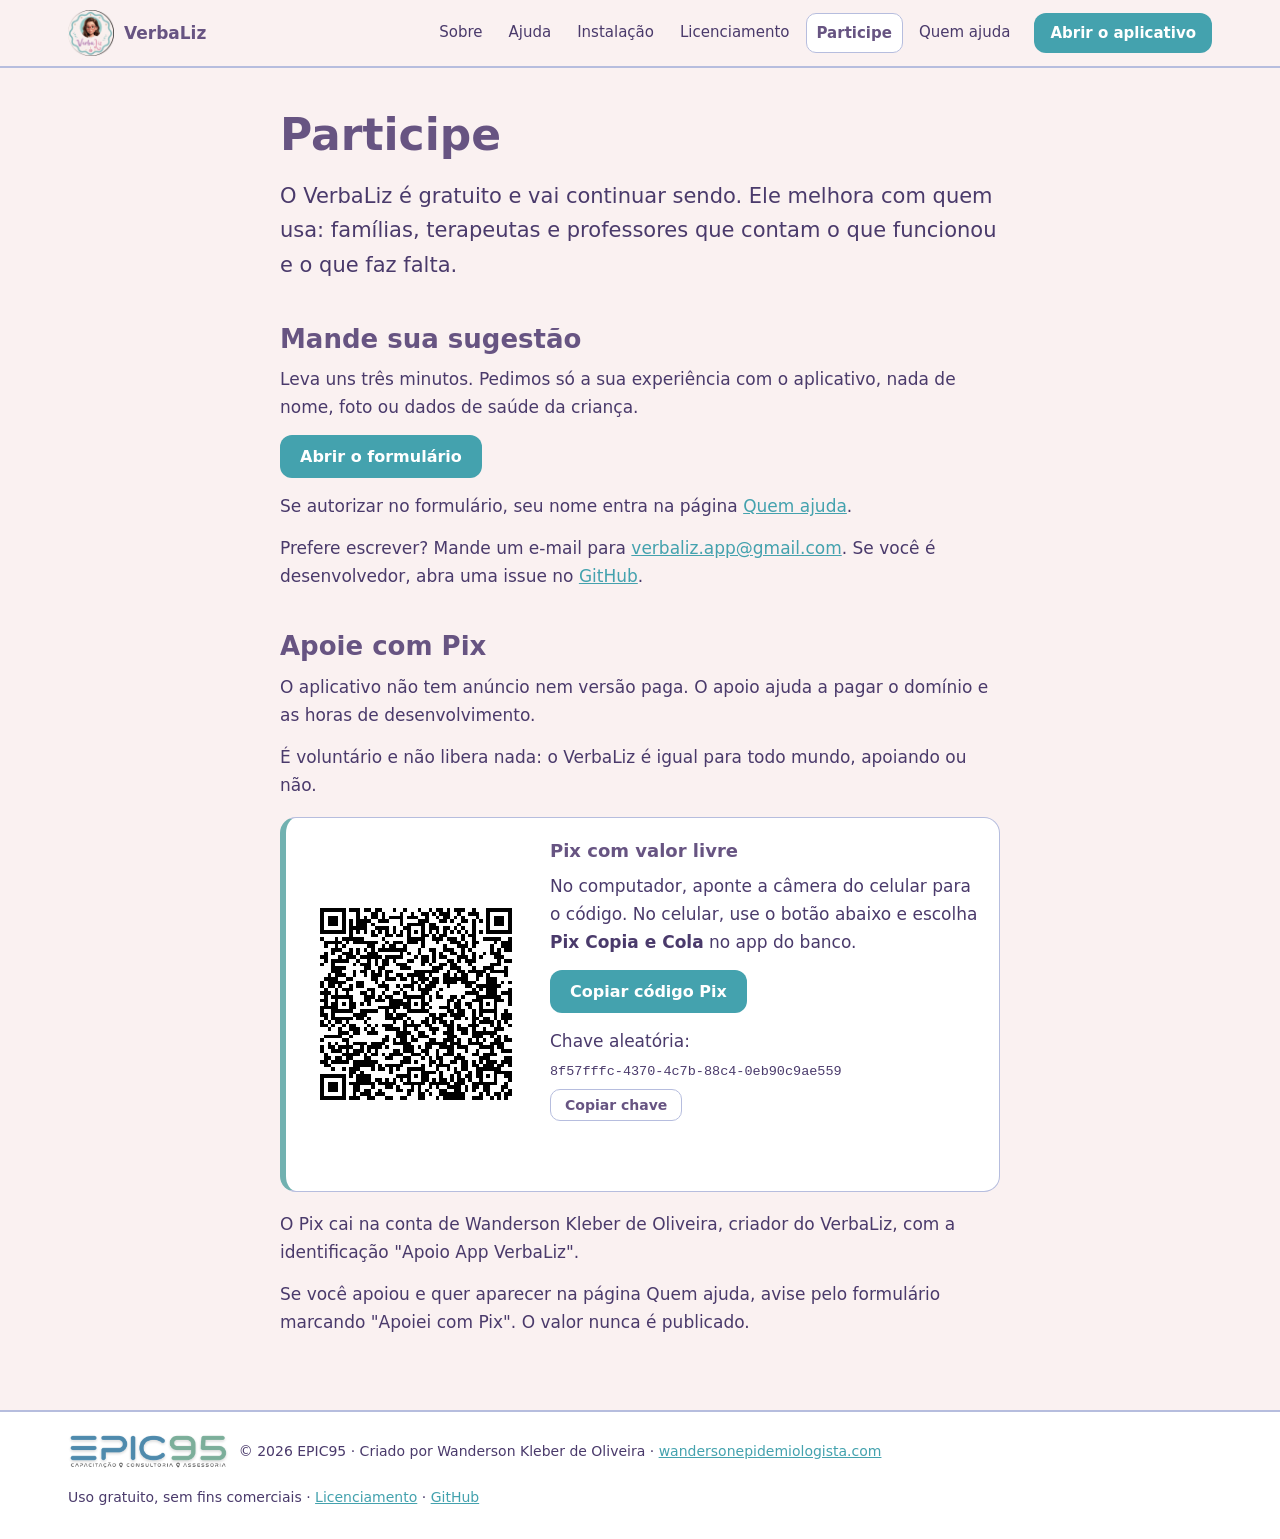
<file: public/participe/index.html>
<!DOCTYPE html>
<html lang="pt-BR">
<head>
<meta charset="utf-8">
<meta name="viewport" content="width=device-width, initial-scale=1">
<meta name="theme-color" content="#FAF1F1">
<title>Participe · VerbaLiz</title>
<meta name="description" content="Mande sugestões e apoie o VerbaLiz, aplicativo gratuito de comunicação alternativa.">
<link rel="icon" href="../icone-192.png">
<link rel="apple-touch-icon" href="../icone-maskable-512.png">
<link rel="manifest" href="../manifest.webmanifest">
<link rel="stylesheet" href="../paginas.css">
<style>
.botao{display:inline-block;background:var(--azul-petroleo);color:#fff;text-decoration:none;border:0;border-radius:12px;padding:12px 20px;font:600 16px system-ui,sans-serif;cursor:pointer;}
.botao:hover{background:var(--roxo);color:#fff;}
.botao-sec{background:#fff;color:var(--roxo);border:1px solid var(--lilas-claro);border-radius:10px;padding:7px 14px;font:600 14px system-ui,sans-serif;cursor:pointer;margin-top:6px;}
.pix{display:flex;gap:24px;align-items:center;flex-wrap:wrap;border-left:6px solid var(--turquesa);}
.pix-qr{flex:0 0 220px;}
.pix-qr .qr{width:220px;height:220px;display:block;border-radius:8px;}
.pix-texto{flex:1 1 260px;}
.chave code{font-size:13.5px;word-break:break-all;}
.aviso-copia{color:var(--azul-petroleo);font-weight:600;min-height:1.4em;}
@media (max-width:620px){.pix{justify-content:center;} .pix-qr{flex-basis:200px;} .pix-qr .qr{width:200px;height:200px;}}
</style>
</head>
<body>
<header class="topo">
  <div class="dentro">
    <a class="marca" href="../"><img src="../icone-192.png" alt="">VerbaLiz</a>
    <nav>
      <a href="../sobre/">Sobre</a>
      <a href="../ajuda/">Ajuda</a>
      <a href="../instalacao/">Instalação</a>
      <a href="../licenciamento/">Licenciamento</a>
      <a href="../participe/" aria-current="page">Participe</a>
      <a href="../quem-ajuda/">Quem ajuda</a>
    </nav>
    <a class="abrir" href="../">Abrir o aplicativo</a>
  </div>
</header>
<main>
<h1>Participe</h1>

<p class="destaque">O VerbaLiz é gratuito e vai continuar sendo. Ele melhora com quem usa: famílias, terapeutas e professores que contam o que funcionou e o que faz falta.</p>

<h2>Mande sua sugestão</h2>
<p>Leva uns três minutos. Pedimos só a sua experiência com o aplicativo, nada de nome, foto ou dados de saúde da criança.</p>
<p><a class="botao" href="https://forms.gle/4nzKsjtfEbAevR79A" target="_blank" rel="noopener">Abrir o formulário</a></p>
<p>Se autorizar no formulário, seu nome entra na página <a href="../quem-ajuda/">Quem ajuda</a>.</p>
<p>Prefere escrever? Mande um e-mail para <a href="mailto:verbaliz.app@gmail.com">verbaliz.app@gmail.com</a>. Se você é desenvolvedor, abra uma issue no <a href="https://github.com/wandersonepidemiologista/VerbaLiz/issues" target="_blank" rel="noopener">GitHub</a>.</p>

<h2>Apoie com Pix</h2>
<p>O aplicativo não tem anúncio nem versão paga. O apoio ajuda a pagar o domínio e as horas de desenvolvimento.</p>
<p>É voluntário e não libera nada: o VerbaLiz é igual para todo mundo, apoiando ou não.</p>

<div class="caixa pix">
  <div class="pix-qr"><svg class="qr" viewBox="0 0 61 61" xmlns="http://www.w3.org/2000/svg" role="img" aria-label="QR Code Pix do VerbaLiz" shape-rendering="crispEdges"><rect width="61" height="61" fill="#fff"/><path fill="#000" d="M4 4h1v1h-1zM5 4h1v1h-1zM6 4h1v1h-1zM7 4h1v1h-1zM8 4h1v1h-1zM9 4h1v1h-1zM10 4h1v1h-1zM12 4h1v1h-1zM13 4h1v1h-1zM14 4h1v1h-1zM16 4h1v1h-1zM17 4h1v1h-1zM19 4h1v1h-1zM20 4h1v1h-1zM24 4h1v1h-1zM27 4h1v1h-1zM31 4h1v1h-1zM34 4h1v1h-1zM36 4h1v1h-1zM37 4h1v1h-1zM39 4h1v1h-1zM41 4h1v1h-1zM42 4h1v1h-1zM43 4h1v1h-1zM46 4h1v1h-1zM50 4h1v1h-1zM51 4h1v1h-1zM52 4h1v1h-1zM53 4h1v1h-1zM54 4h1v1h-1zM55 4h1v1h-1zM56 4h1v1h-1zM4 5h1v1h-1zM10 5h1v1h-1zM14 5h1v1h-1zM18 5h1v1h-1zM19 5h1v1h-1zM21 5h1v1h-1zM26 5h1v1h-1zM29 5h1v1h-1zM32 5h1v1h-1zM33 5h1v1h-1zM35 5h1v1h-1zM37 5h1v1h-1zM38 5h1v1h-1zM39 5h1v1h-1zM42 5h1v1h-1zM45 5h1v1h-1zM46 5h1v1h-1zM47 5h1v1h-1zM50 5h1v1h-1zM56 5h1v1h-1zM4 6h1v1h-1zM6 6h1v1h-1zM7 6h1v1h-1zM8 6h1v1h-1zM10 6h1v1h-1zM14 6h1v1h-1zM16 6h1v1h-1zM18 6h1v1h-1zM19 6h1v1h-1zM21 6h1v1h-1zM23 6h1v1h-1zM24 6h1v1h-1zM25 6h1v1h-1zM26 6h1v1h-1zM28 6h1v1h-1zM29 6h1v1h-1zM30 6h1v1h-1zM33 6h1v1h-1zM36 6h1v1h-1zM38 6h1v1h-1zM39 6h1v1h-1zM41 6h1v1h-1zM43 6h1v1h-1zM47 6h1v1h-1zM50 6h1v1h-1zM52 6h1v1h-1zM53 6h1v1h-1zM54 6h1v1h-1zM56 6h1v1h-1zM4 7h1v1h-1zM6 7h1v1h-1zM7 7h1v1h-1zM8 7h1v1h-1zM10 7h1v1h-1zM12 7h1v1h-1zM14 7h1v1h-1zM15 7h1v1h-1zM16 7h1v1h-1zM17 7h1v1h-1zM20 7h1v1h-1zM21 7h1v1h-1zM22 7h1v1h-1zM26 7h1v1h-1zM31 7h1v1h-1zM32 7h1v1h-1zM33 7h1v1h-1zM37 7h1v1h-1zM38 7h1v1h-1zM40 7h1v1h-1zM43 7h1v1h-1zM44 7h1v1h-1zM46 7h1v1h-1zM48 7h1v1h-1zM50 7h1v1h-1zM52 7h1v1h-1zM53 7h1v1h-1zM54 7h1v1h-1zM56 7h1v1h-1zM4 8h1v1h-1zM6 8h1v1h-1zM7 8h1v1h-1zM8 8h1v1h-1zM10 8h1v1h-1zM12 8h1v1h-1zM14 8h1v1h-1zM15 8h1v1h-1zM16 8h1v1h-1zM18 8h1v1h-1zM26 8h1v1h-1zM28 8h1v1h-1zM29 8h1v1h-1zM30 8h1v1h-1zM31 8h1v1h-1zM32 8h1v1h-1zM34 8h1v1h-1zM35 8h1v1h-1zM42 8h1v1h-1zM46 8h1v1h-1zM50 8h1v1h-1zM52 8h1v1h-1zM53 8h1v1h-1zM54 8h1v1h-1zM56 8h1v1h-1zM4 9h1v1h-1zM10 9h1v1h-1zM12 9h1v1h-1zM13 9h1v1h-1zM14 9h1v1h-1zM15 9h1v1h-1zM16 9h1v1h-1zM19 9h1v1h-1zM20 9h1v1h-1zM21 9h1v1h-1zM22 9h1v1h-1zM24 9h1v1h-1zM27 9h1v1h-1zM28 9h1v1h-1zM32 9h1v1h-1zM34 9h1v1h-1zM35 9h1v1h-1zM36 9h1v1h-1zM38 9h1v1h-1zM39 9h1v1h-1zM41 9h1v1h-1zM43 9h1v1h-1zM46 9h1v1h-1zM50 9h1v1h-1zM56 9h1v1h-1zM4 10h1v1h-1zM5 10h1v1h-1zM6 10h1v1h-1zM7 10h1v1h-1zM8 10h1v1h-1zM9 10h1v1h-1zM10 10h1v1h-1zM12 10h1v1h-1zM14 10h1v1h-1zM16 10h1v1h-1zM18 10h1v1h-1zM20 10h1v1h-1zM22 10h1v1h-1zM24 10h1v1h-1zM26 10h1v1h-1zM28 10h1v1h-1zM30 10h1v1h-1zM32 10h1v1h-1zM34 10h1v1h-1zM36 10h1v1h-1zM38 10h1v1h-1zM40 10h1v1h-1zM42 10h1v1h-1zM44 10h1v1h-1zM46 10h1v1h-1zM48 10h1v1h-1zM50 10h1v1h-1zM51 10h1v1h-1zM52 10h1v1h-1zM53 10h1v1h-1zM54 10h1v1h-1zM55 10h1v1h-1zM56 10h1v1h-1zM12 11h1v1h-1zM18 11h1v1h-1zM19 11h1v1h-1zM22 11h1v1h-1zM23 11h1v1h-1zM25 11h1v1h-1zM26 11h1v1h-1zM28 11h1v1h-1zM32 11h1v1h-1zM33 11h1v1h-1zM35 11h1v1h-1zM37 11h1v1h-1zM38 11h1v1h-1zM43 11h1v1h-1zM45 11h1v1h-1zM46 11h1v1h-1zM4 12h1v1h-1zM8 12h1v1h-1zM10 12h1v1h-1zM11 12h1v1h-1zM12 12h1v1h-1zM13 12h1v1h-1zM14 12h1v1h-1zM15 12h1v1h-1zM21 12h1v1h-1zM28 12h1v1h-1zM29 12h1v1h-1zM30 12h1v1h-1zM31 12h1v1h-1zM32 12h1v1h-1zM35 12h1v1h-1zM36 12h1v1h-1zM37 12h1v1h-1zM39 12h1v1h-1zM40 12h1v1h-1zM41 12h1v1h-1zM43 12h1v1h-1zM46 12h1v1h-1zM49 12h1v1h-1zM50 12h1v1h-1zM51 12h1v1h-1zM52 12h1v1h-1zM53 12h1v1h-1zM56 12h1v1h-1zM5 13h1v1h-1zM6 13h1v1h-1zM7 13h1v1h-1zM8 13h1v1h-1zM9 13h1v1h-1zM11 13h1v1h-1zM13 13h1v1h-1zM14 13h1v1h-1zM15 13h1v1h-1zM16 13h1v1h-1zM17 13h1v1h-1zM18 13h1v1h-1zM19 13h1v1h-1zM22 13h1v1h-1zM24 13h1v1h-1zM25 13h1v1h-1zM26 13h1v1h-1zM28 13h1v1h-1zM29 13h1v1h-1zM30 13h1v1h-1zM32 13h1v1h-1zM36 13h1v1h-1zM40 13h1v1h-1zM41 13h1v1h-1zM42 13h1v1h-1zM44 13h1v1h-1zM46 13h1v1h-1zM47 13h1v1h-1zM52 13h1v1h-1zM54 13h1v1h-1zM55 13h1v1h-1zM56 13h1v1h-1zM5 14h1v1h-1zM8 14h1v1h-1zM10 14h1v1h-1zM17 14h1v1h-1zM18 14h1v1h-1zM21 14h1v1h-1zM23 14h1v1h-1zM24 14h1v1h-1zM27 14h1v1h-1zM32 14h1v1h-1zM38 14h1v1h-1zM42 14h1v1h-1zM43 14h1v1h-1zM44 14h1v1h-1zM46 14h1v1h-1zM51 14h1v1h-1zM54 14h1v1h-1zM55 14h1v1h-1zM56 14h1v1h-1zM7 15h1v1h-1zM8 15h1v1h-1zM9 15h1v1h-1zM12 15h1v1h-1zM14 15h1v1h-1zM16 15h1v1h-1zM18 15h1v1h-1zM20 15h1v1h-1zM21 15h1v1h-1zM22 15h1v1h-1zM23 15h1v1h-1zM24 15h1v1h-1zM25 15h1v1h-1zM26 15h1v1h-1zM27 15h1v1h-1zM31 15h1v1h-1zM34 15h1v1h-1zM35 15h1v1h-1zM38 15h1v1h-1zM39 15h1v1h-1zM40 15h1v1h-1zM43 15h1v1h-1zM45 15h1v1h-1zM51 15h1v1h-1zM53 15h1v1h-1zM55 15h1v1h-1zM56 15h1v1h-1zM5 16h1v1h-1zM7 16h1v1h-1zM10 16h1v1h-1zM11 16h1v1h-1zM12 16h1v1h-1zM14 16h1v1h-1zM17 16h1v1h-1zM18 16h1v1h-1zM19 16h1v1h-1zM26 16h1v1h-1zM28 16h1v1h-1zM31 16h1v1h-1zM35 16h1v1h-1zM37 16h1v1h-1zM40 16h1v1h-1zM41 16h1v1h-1zM43 16h1v1h-1zM46 16h1v1h-1zM49 16h1v1h-1zM51 16h1v1h-1zM52 16h1v1h-1zM53 16h1v1h-1zM4 17h1v1h-1zM5 17h1v1h-1zM9 17h1v1h-1zM11 17h1v1h-1zM12 17h1v1h-1zM13 17h1v1h-1zM15 17h1v1h-1zM16 17h1v1h-1zM17 17h1v1h-1zM18 17h1v1h-1zM19 17h1v1h-1zM20 17h1v1h-1zM22 17h1v1h-1zM23 17h1v1h-1zM24 17h1v1h-1zM25 17h1v1h-1zM26 17h1v1h-1zM30 17h1v1h-1zM32 17h1v1h-1zM33 17h1v1h-1zM35 17h1v1h-1zM37 17h1v1h-1zM38 17h1v1h-1zM42 17h1v1h-1zM43 17h1v1h-1zM44 17h1v1h-1zM46 17h1v1h-1zM48 17h1v1h-1zM52 17h1v1h-1zM53 17h1v1h-1zM54 17h1v1h-1zM5 18h1v1h-1zM7 18h1v1h-1zM8 18h1v1h-1zM9 18h1v1h-1zM10 18h1v1h-1zM11 18h1v1h-1zM14 18h1v1h-1zM17 18h1v1h-1zM19 18h1v1h-1zM21 18h1v1h-1zM22 18h1v1h-1zM24 18h1v1h-1zM28 18h1v1h-1zM29 18h1v1h-1zM32 18h1v1h-1zM33 18h1v1h-1zM35 18h1v1h-1zM39 18h1v1h-1zM40 18h1v1h-1zM42 18h1v1h-1zM44 18h1v1h-1zM45 18h1v1h-1zM46 18h1v1h-1zM53 18h1v1h-1zM55 18h1v1h-1zM56 18h1v1h-1zM4 19h1v1h-1zM7 19h1v1h-1zM13 19h1v1h-1zM15 19h1v1h-1zM16 19h1v1h-1zM17 19h1v1h-1zM19 19h1v1h-1zM21 19h1v1h-1zM22 19h1v1h-1zM25 19h1v1h-1zM26 19h1v1h-1zM27 19h1v1h-1zM32 19h1v1h-1zM34 19h1v1h-1zM37 19h1v1h-1zM38 19h1v1h-1zM40 19h1v1h-1zM41 19h1v1h-1zM45 19h1v1h-1zM51 19h1v1h-1zM52 19h1v1h-1zM53 19h1v1h-1zM7 20h1v1h-1zM8 20h1v1h-1zM9 20h1v1h-1zM10 20h1v1h-1zM16 20h1v1h-1zM17 20h1v1h-1zM20 20h1v1h-1zM21 20h1v1h-1zM26 20h1v1h-1zM27 20h1v1h-1zM28 20h1v1h-1zM35 20h1v1h-1zM36 20h1v1h-1zM37 20h1v1h-1zM40 20h1v1h-1zM41 20h1v1h-1zM42 20h1v1h-1zM46 20h1v1h-1zM49 20h1v1h-1zM50 20h1v1h-1zM51 20h1v1h-1zM55 20h1v1h-1zM7 21h1v1h-1zM8 21h1v1h-1zM9 21h1v1h-1zM13 21h1v1h-1zM15 21h1v1h-1zM16 21h1v1h-1zM18 21h1v1h-1zM20 21h1v1h-1zM22 21h1v1h-1zM23 21h1v1h-1zM30 21h1v1h-1zM31 21h1v1h-1zM32 21h1v1h-1zM33 21h1v1h-1zM34 21h1v1h-1zM35 21h1v1h-1zM36 21h1v1h-1zM39 21h1v1h-1zM42 21h1v1h-1zM43 21h1v1h-1zM45 21h1v1h-1zM46 21h1v1h-1zM47 21h1v1h-1zM48 21h1v1h-1zM49 21h1v1h-1zM51 21h1v1h-1zM52 21h1v1h-1zM53 21h1v1h-1zM54 21h1v1h-1zM55 21h1v1h-1zM6 22h1v1h-1zM8 22h1v1h-1zM9 22h1v1h-1zM10 22h1v1h-1zM13 22h1v1h-1zM16 22h1v1h-1zM18 22h1v1h-1zM19 22h1v1h-1zM20 22h1v1h-1zM22 22h1v1h-1zM25 22h1v1h-1zM26 22h1v1h-1zM28 22h1v1h-1zM29 22h1v1h-1zM30 22h1v1h-1zM31 22h1v1h-1zM32 22h1v1h-1zM34 22h1v1h-1zM38 22h1v1h-1zM39 22h1v1h-1zM41 22h1v1h-1zM43 22h1v1h-1zM44 22h1v1h-1zM47 22h1v1h-1zM48 22h1v1h-1zM50 22h1v1h-1zM55 22h1v1h-1zM5 23h1v1h-1zM6 23h1v1h-1zM7 23h1v1h-1zM8 23h1v1h-1zM11 23h1v1h-1zM12 23h1v1h-1zM18 23h1v1h-1zM19 23h1v1h-1zM22 23h1v1h-1zM23 23h1v1h-1zM24 23h1v1h-1zM26 23h1v1h-1zM27 23h1v1h-1zM29 23h1v1h-1zM31 23h1v1h-1zM32 23h1v1h-1zM33 23h1v1h-1zM35 23h1v1h-1zM36 23h1v1h-1zM38 23h1v1h-1zM39 23h1v1h-1zM40 23h1v1h-1zM41 23h1v1h-1zM42 23h1v1h-1zM43 23h1v1h-1zM44 23h1v1h-1zM47 23h1v1h-1zM50 23h1v1h-1zM51 23h1v1h-1zM52 23h1v1h-1zM4 24h1v1h-1zM6 24h1v1h-1zM7 24h1v1h-1zM8 24h1v1h-1zM9 24h1v1h-1zM10 24h1v1h-1zM14 24h1v1h-1zM15 24h1v1h-1zM19 24h1v1h-1zM21 24h1v1h-1zM29 24h1v1h-1zM30 24h1v1h-1zM32 24h1v1h-1zM34 24h1v1h-1zM35 24h1v1h-1zM36 24h1v1h-1zM38 24h1v1h-1zM39 24h1v1h-1zM40 24h1v1h-1zM41 24h1v1h-1zM43 24h1v1h-1zM44 24h1v1h-1zM45 24h1v1h-1zM46 24h1v1h-1zM50 24h1v1h-1zM51 24h1v1h-1zM52 24h1v1h-1zM54 24h1v1h-1zM56 24h1v1h-1zM4 25h1v1h-1zM6 25h1v1h-1zM7 25h1v1h-1zM9 25h1v1h-1zM12 25h1v1h-1zM14 25h1v1h-1zM15 25h1v1h-1zM20 25h1v1h-1zM21 25h1v1h-1zM22 25h1v1h-1zM25 25h1v1h-1zM27 25h1v1h-1zM28 25h1v1h-1zM29 25h1v1h-1zM31 25h1v1h-1zM33 25h1v1h-1zM34 25h1v1h-1zM35 25h1v1h-1zM39 25h1v1h-1zM44 25h1v1h-1zM45 25h1v1h-1zM47 25h1v1h-1zM48 25h1v1h-1zM49 25h1v1h-1zM50 25h1v1h-1zM51 25h1v1h-1zM52 25h1v1h-1zM53 25h1v1h-1zM5 26h1v1h-1zM8 26h1v1h-1zM10 26h1v1h-1zM11 26h1v1h-1zM12 26h1v1h-1zM17 26h1v1h-1zM18 26h1v1h-1zM22 26h1v1h-1zM26 26h1v1h-1zM29 26h1v1h-1zM31 26h1v1h-1zM32 26h1v1h-1zM33 26h1v1h-1zM34 26h1v1h-1zM37 26h1v1h-1zM46 26h1v1h-1zM48 26h1v1h-1zM50 26h1v1h-1zM51 26h1v1h-1zM52 26h1v1h-1zM56 26h1v1h-1zM4 27h1v1h-1zM5 27h1v1h-1zM6 27h1v1h-1zM8 27h1v1h-1zM11 27h1v1h-1zM15 27h1v1h-1zM16 27h1v1h-1zM18 27h1v1h-1zM21 27h1v1h-1zM24 27h1v1h-1zM25 27h1v1h-1zM27 27h1v1h-1zM32 27h1v1h-1zM33 27h1v1h-1zM36 27h1v1h-1zM44 27h1v1h-1zM45 27h1v1h-1zM46 27h1v1h-1zM47 27h1v1h-1zM50 27h1v1h-1zM51 27h1v1h-1zM52 27h1v1h-1zM54 27h1v1h-1zM55 27h1v1h-1zM56 27h1v1h-1zM5 28h1v1h-1zM7 28h1v1h-1zM8 28h1v1h-1zM9 28h1v1h-1zM10 28h1v1h-1zM11 28h1v1h-1zM12 28h1v1h-1zM16 28h1v1h-1zM17 28h1v1h-1zM18 28h1v1h-1zM20 28h1v1h-1zM22 28h1v1h-1zM23 28h1v1h-1zM27 28h1v1h-1zM28 28h1v1h-1zM29 28h1v1h-1zM30 28h1v1h-1zM31 28h1v1h-1zM32 28h1v1h-1zM34 28h1v1h-1zM36 28h1v1h-1zM37 28h1v1h-1zM40 28h1v1h-1zM41 28h1v1h-1zM43 28h1v1h-1zM47 28h1v1h-1zM48 28h1v1h-1zM49 28h1v1h-1zM50 28h1v1h-1zM51 28h1v1h-1zM52 28h1v1h-1zM53 28h1v1h-1zM56 28h1v1h-1zM4 29h1v1h-1zM5 29h1v1h-1zM8 29h1v1h-1zM12 29h1v1h-1zM16 29h1v1h-1zM17 29h1v1h-1zM19 29h1v1h-1zM20 29h1v1h-1zM21 29h1v1h-1zM23 29h1v1h-1zM24 29h1v1h-1zM25 29h1v1h-1zM26 29h1v1h-1zM28 29h1v1h-1zM32 29h1v1h-1zM34 29h1v1h-1zM39 29h1v1h-1zM40 29h1v1h-1zM42 29h1v1h-1zM46 29h1v1h-1zM47 29h1v1h-1zM48 29h1v1h-1zM52 29h1v1h-1zM53 29h1v1h-1zM54 29h1v1h-1zM56 29h1v1h-1zM5 30h1v1h-1zM7 30h1v1h-1zM8 30h1v1h-1zM10 30h1v1h-1zM12 30h1v1h-1zM13 30h1v1h-1zM15 30h1v1h-1zM17 30h1v1h-1zM23 30h1v1h-1zM24 30h1v1h-1zM25 30h1v1h-1zM26 30h1v1h-1zM27 30h1v1h-1zM28 30h1v1h-1zM30 30h1v1h-1zM32 30h1v1h-1zM33 30h1v1h-1zM39 30h1v1h-1zM41 30h1v1h-1zM42 30h1v1h-1zM44 30h1v1h-1zM45 30h1v1h-1zM48 30h1v1h-1zM50 30h1v1h-1zM52 30h1v1h-1zM56 30h1v1h-1zM4 31h1v1h-1zM5 31h1v1h-1zM6 31h1v1h-1zM7 31h1v1h-1zM8 31h1v1h-1zM12 31h1v1h-1zM13 31h1v1h-1zM20 31h1v1h-1zM21 31h1v1h-1zM22 31h1v1h-1zM23 31h1v1h-1zM24 31h1v1h-1zM25 31h1v1h-1zM27 31h1v1h-1zM28 31h1v1h-1zM32 31h1v1h-1zM34 31h1v1h-1zM37 31h1v1h-1zM38 31h1v1h-1zM39 31h1v1h-1zM41 31h1v1h-1zM42 31h1v1h-1zM45 31h1v1h-1zM48 31h1v1h-1zM52 31h1v1h-1zM4 32h1v1h-1zM7 32h1v1h-1zM8 32h1v1h-1zM9 32h1v1h-1zM10 32h1v1h-1zM11 32h1v1h-1zM12 32h1v1h-1zM15 32h1v1h-1zM16 32h1v1h-1zM17 32h1v1h-1zM18 32h1v1h-1zM19 32h1v1h-1zM22 32h1v1h-1zM24 32h1v1h-1zM28 32h1v1h-1zM29 32h1v1h-1zM30 32h1v1h-1zM31 32h1v1h-1zM32 32h1v1h-1zM33 32h1v1h-1zM39 32h1v1h-1zM40 32h1v1h-1zM42 32h1v1h-1zM43 32h1v1h-1zM46 32h1v1h-1zM48 32h1v1h-1zM49 32h1v1h-1zM50 32h1v1h-1zM51 32h1v1h-1zM52 32h1v1h-1zM55 32h1v1h-1zM4 33h1v1h-1zM5 33h1v1h-1zM7 33h1v1h-1zM13 33h1v1h-1zM14 33h1v1h-1zM15 33h1v1h-1zM16 33h1v1h-1zM22 33h1v1h-1zM23 33h1v1h-1zM25 33h1v1h-1zM26 33h1v1h-1zM27 33h1v1h-1zM34 33h1v1h-1zM35 33h1v1h-1zM37 33h1v1h-1zM38 33h1v1h-1zM40 33h1v1h-1zM41 33h1v1h-1zM42 33h1v1h-1zM43 33h1v1h-1zM46 33h1v1h-1zM48 33h1v1h-1zM52 33h1v1h-1zM54 33h1v1h-1zM55 33h1v1h-1zM56 33h1v1h-1zM5 34h1v1h-1zM7 34h1v1h-1zM8 34h1v1h-1zM9 34h1v1h-1zM10 34h1v1h-1zM11 34h1v1h-1zM12 34h1v1h-1zM14 34h1v1h-1zM15 34h1v1h-1zM17 34h1v1h-1zM22 34h1v1h-1zM23 34h1v1h-1zM24 34h1v1h-1zM25 34h1v1h-1zM26 34h1v1h-1zM28 34h1v1h-1zM33 34h1v1h-1zM35 34h1v1h-1zM36 34h1v1h-1zM37 34h1v1h-1zM41 34h1v1h-1zM42 34h1v1h-1zM44 34h1v1h-1zM46 34h1v1h-1zM47 34h1v1h-1zM49 34h1v1h-1zM50 34h1v1h-1zM52 34h1v1h-1zM54 34h1v1h-1zM55 34h1v1h-1zM56 34h1v1h-1zM4 35h1v1h-1zM6 35h1v1h-1zM8 35h1v1h-1zM9 35h1v1h-1zM11 35h1v1h-1zM16 35h1v1h-1zM24 35h1v1h-1zM27 35h1v1h-1zM29 35h1v1h-1zM32 35h1v1h-1zM33 35h1v1h-1zM35 35h1v1h-1zM37 35h1v1h-1zM38 35h1v1h-1zM40 35h1v1h-1zM46 35h1v1h-1zM48 35h1v1h-1zM49 35h1v1h-1zM50 35h1v1h-1zM51 35h1v1h-1zM53 35h1v1h-1zM55 35h1v1h-1zM4 36h1v1h-1zM5 36h1v1h-1zM7 36h1v1h-1zM10 36h1v1h-1zM12 36h1v1h-1zM13 36h1v1h-1zM17 36h1v1h-1zM19 36h1v1h-1zM21 36h1v1h-1zM22 36h1v1h-1zM23 36h1v1h-1zM27 36h1v1h-1zM28 36h1v1h-1zM29 36h1v1h-1zM30 36h1v1h-1zM31 36h1v1h-1zM33 36h1v1h-1zM34 36h1v1h-1zM38 36h1v1h-1zM39 36h1v1h-1zM40 36h1v1h-1zM42 36h1v1h-1zM45 36h1v1h-1zM46 36h1v1h-1zM47 36h1v1h-1zM51 36h1v1h-1zM53 36h1v1h-1zM56 36h1v1h-1zM6 37h1v1h-1zM9 37h1v1h-1zM12 37h1v1h-1zM13 37h1v1h-1zM14 37h1v1h-1zM16 37h1v1h-1zM18 37h1v1h-1zM22 37h1v1h-1zM23 37h1v1h-1zM24 37h1v1h-1zM25 37h1v1h-1zM27 37h1v1h-1zM30 37h1v1h-1zM34 37h1v1h-1zM35 37h1v1h-1zM36 37h1v1h-1zM39 37h1v1h-1zM40 37h1v1h-1zM42 37h1v1h-1zM43 37h1v1h-1zM44 37h1v1h-1zM46 37h1v1h-1zM49 37h1v1h-1zM52 37h1v1h-1zM53 37h1v1h-1zM54 37h1v1h-1zM9 38h1v1h-1zM10 38h1v1h-1zM11 38h1v1h-1zM13 38h1v1h-1zM14 38h1v1h-1zM17 38h1v1h-1zM18 38h1v1h-1zM19 38h1v1h-1zM25 38h1v1h-1zM26 38h1v1h-1zM27 38h1v1h-1zM28 38h1v1h-1zM31 38h1v1h-1zM32 38h1v1h-1zM35 38h1v1h-1zM38 38h1v1h-1zM39 38h1v1h-1zM40 38h1v1h-1zM43 38h1v1h-1zM44 38h1v1h-1zM46 38h1v1h-1zM47 38h1v1h-1zM48 38h1v1h-1zM49 38h1v1h-1zM50 38h1v1h-1zM51 38h1v1h-1zM52 38h1v1h-1zM5 39h1v1h-1zM6 39h1v1h-1zM7 39h1v1h-1zM8 39h1v1h-1zM9 39h1v1h-1zM12 39h1v1h-1zM22 39h1v1h-1zM25 39h1v1h-1zM26 39h1v1h-1zM27 39h1v1h-1zM29 39h1v1h-1zM31 39h1v1h-1zM32 39h1v1h-1zM33 39h1v1h-1zM39 39h1v1h-1zM40 39h1v1h-1zM41 39h1v1h-1zM46 39h1v1h-1zM47 39h1v1h-1zM48 39h1v1h-1zM51 39h1v1h-1zM53 39h1v1h-1zM55 39h1v1h-1zM4 40h1v1h-1zM10 40h1v1h-1zM11 40h1v1h-1zM21 40h1v1h-1zM22 40h1v1h-1zM24 40h1v1h-1zM26 40h1v1h-1zM27 40h1v1h-1zM29 40h1v1h-1zM30 40h1v1h-1zM34 40h1v1h-1zM35 40h1v1h-1zM38 40h1v1h-1zM39 40h1v1h-1zM40 40h1v1h-1zM42 40h1v1h-1zM45 40h1v1h-1zM47 40h1v1h-1zM49 40h1v1h-1zM52 40h1v1h-1zM53 40h1v1h-1zM55 40h1v1h-1zM56 40h1v1h-1zM6 41h1v1h-1zM8 41h1v1h-1zM11 41h1v1h-1zM13 41h1v1h-1zM14 41h1v1h-1zM15 41h1v1h-1zM16 41h1v1h-1zM18 41h1v1h-1zM19 41h1v1h-1zM20 41h1v1h-1zM21 41h1v1h-1zM24 41h1v1h-1zM25 41h1v1h-1zM26 41h1v1h-1zM27 41h1v1h-1zM28 41h1v1h-1zM33 41h1v1h-1zM34 41h1v1h-1zM35 41h1v1h-1zM36 41h1v1h-1zM37 41h1v1h-1zM38 41h1v1h-1zM40 41h1v1h-1zM41 41h1v1h-1zM42 41h1v1h-1zM45 41h1v1h-1zM46 41h1v1h-1zM47 41h1v1h-1zM48 41h1v1h-1zM51 41h1v1h-1zM52 41h1v1h-1zM53 41h1v1h-1zM54 41h1v1h-1zM4 42h1v1h-1zM6 42h1v1h-1zM7 42h1v1h-1zM9 42h1v1h-1zM10 42h1v1h-1zM11 42h1v1h-1zM12 42h1v1h-1zM15 42h1v1h-1zM17 42h1v1h-1zM18 42h1v1h-1zM19 42h1v1h-1zM20 42h1v1h-1zM22 42h1v1h-1zM27 42h1v1h-1zM28 42h1v1h-1zM29 42h1v1h-1zM31 42h1v1h-1zM33 42h1v1h-1zM34 42h1v1h-1zM37 42h1v1h-1zM38 42h1v1h-1zM39 42h1v1h-1zM40 42h1v1h-1zM42 42h1v1h-1zM43 42h1v1h-1zM44 42h1v1h-1zM48 42h1v1h-1zM49 42h1v1h-1zM50 42h1v1h-1zM51 42h1v1h-1zM53 42h1v1h-1zM54 42h1v1h-1zM4 43h1v1h-1zM7 43h1v1h-1zM8 43h1v1h-1zM9 43h1v1h-1zM11 43h1v1h-1zM13 43h1v1h-1zM14 43h1v1h-1zM15 43h1v1h-1zM17 43h1v1h-1zM19 43h1v1h-1zM24 43h1v1h-1zM25 43h1v1h-1zM27 43h1v1h-1zM28 43h1v1h-1zM29 43h1v1h-1zM32 43h1v1h-1zM33 43h1v1h-1zM36 43h1v1h-1zM39 43h1v1h-1zM40 43h1v1h-1zM44 43h1v1h-1zM47 43h1v1h-1zM51 43h1v1h-1zM54 43h1v1h-1zM55 43h1v1h-1zM56 43h1v1h-1zM5 44h1v1h-1zM10 44h1v1h-1zM11 44h1v1h-1zM12 44h1v1h-1zM13 44h1v1h-1zM14 44h1v1h-1zM16 44h1v1h-1zM18 44h1v1h-1zM19 44h1v1h-1zM21 44h1v1h-1zM23 44h1v1h-1zM24 44h1v1h-1zM25 44h1v1h-1zM26 44h1v1h-1zM29 44h1v1h-1zM30 44h1v1h-1zM31 44h1v1h-1zM33 44h1v1h-1zM36 44h1v1h-1zM38 44h1v1h-1zM39 44h1v1h-1zM40 44h1v1h-1zM42 44h1v1h-1zM46 44h1v1h-1zM47 44h1v1h-1zM49 44h1v1h-1zM50 44h1v1h-1zM51 44h1v1h-1zM52 44h1v1h-1zM5 45h1v1h-1zM6 45h1v1h-1zM8 45h1v1h-1zM9 45h1v1h-1zM11 45h1v1h-1zM12 45h1v1h-1zM16 45h1v1h-1zM17 45h1v1h-1zM22 45h1v1h-1zM23 45h1v1h-1zM27 45h1v1h-1zM28 45h1v1h-1zM32 45h1v1h-1zM34 45h1v1h-1zM36 45h1v1h-1zM37 45h1v1h-1zM41 45h1v1h-1zM42 45h1v1h-1zM43 45h1v1h-1zM48 45h1v1h-1zM49 45h1v1h-1zM50 45h1v1h-1zM55 45h1v1h-1zM56 45h1v1h-1zM4 46h1v1h-1zM5 46h1v1h-1zM7 46h1v1h-1zM8 46h1v1h-1zM9 46h1v1h-1zM10 46h1v1h-1zM11 46h1v1h-1zM13 46h1v1h-1zM14 46h1v1h-1zM15 46h1v1h-1zM16 46h1v1h-1zM17 46h1v1h-1zM18 46h1v1h-1zM19 46h1v1h-1zM26 46h1v1h-1zM27 46h1v1h-1zM28 46h1v1h-1zM30 46h1v1h-1zM34 46h1v1h-1zM35 46h1v1h-1zM37 46h1v1h-1zM40 46h1v1h-1zM41 46h1v1h-1zM43 46h1v1h-1zM44 46h1v1h-1zM46 46h1v1h-1zM48 46h1v1h-1zM50 46h1v1h-1zM51 46h1v1h-1zM52 46h1v1h-1zM54 46h1v1h-1zM55 46h1v1h-1zM56 46h1v1h-1zM5 47h1v1h-1zM6 47h1v1h-1zM13 47h1v1h-1zM14 47h1v1h-1zM15 47h1v1h-1zM16 47h1v1h-1zM17 47h1v1h-1zM18 47h1v1h-1zM20 47h1v1h-1zM22 47h1v1h-1zM23 47h1v1h-1zM24 47h1v1h-1zM25 47h1v1h-1zM26 47h1v1h-1zM32 47h1v1h-1zM34 47h1v1h-1zM36 47h1v1h-1zM37 47h1v1h-1zM38 47h1v1h-1zM39 47h1v1h-1zM43 47h1v1h-1zM44 47h1v1h-1zM46 47h1v1h-1zM47 47h1v1h-1zM49 47h1v1h-1zM50 47h1v1h-1zM51 47h1v1h-1zM53 47h1v1h-1zM54 47h1v1h-1zM56 47h1v1h-1zM7 48h1v1h-1zM10 48h1v1h-1zM12 48h1v1h-1zM13 48h1v1h-1zM14 48h1v1h-1zM18 48h1v1h-1zM20 48h1v1h-1zM21 48h1v1h-1zM23 48h1v1h-1zM25 48h1v1h-1zM28 48h1v1h-1zM29 48h1v1h-1zM30 48h1v1h-1zM31 48h1v1h-1zM32 48h1v1h-1zM36 48h1v1h-1zM39 48h1v1h-1zM41 48h1v1h-1zM43 48h1v1h-1zM44 48h1v1h-1zM47 48h1v1h-1zM48 48h1v1h-1zM49 48h1v1h-1zM50 48h1v1h-1zM51 48h1v1h-1zM52 48h1v1h-1zM53 48h1v1h-1zM12 49h1v1h-1zM13 49h1v1h-1zM15 49h1v1h-1zM23 49h1v1h-1zM28 49h1v1h-1zM32 49h1v1h-1zM33 49h1v1h-1zM34 49h1v1h-1zM35 49h1v1h-1zM37 49h1v1h-1zM41 49h1v1h-1zM42 49h1v1h-1zM45 49h1v1h-1zM47 49h1v1h-1zM48 49h1v1h-1zM52 49h1v1h-1zM53 49h1v1h-1zM54 49h1v1h-1zM55 49h1v1h-1zM56 49h1v1h-1zM4 50h1v1h-1zM5 50h1v1h-1zM6 50h1v1h-1zM7 50h1v1h-1zM8 50h1v1h-1zM9 50h1v1h-1zM10 50h1v1h-1zM12 50h1v1h-1zM14 50h1v1h-1zM15 50h1v1h-1zM16 50h1v1h-1zM17 50h1v1h-1zM25 50h1v1h-1zM26 50h1v1h-1zM27 50h1v1h-1zM28 50h1v1h-1zM30 50h1v1h-1zM32 50h1v1h-1zM33 50h1v1h-1zM37 50h1v1h-1zM40 50h1v1h-1zM42 50h1v1h-1zM44 50h1v1h-1zM45 50h1v1h-1zM47 50h1v1h-1zM48 50h1v1h-1zM50 50h1v1h-1zM52 50h1v1h-1zM55 50h1v1h-1zM56 50h1v1h-1zM4 51h1v1h-1zM10 51h1v1h-1zM14 51h1v1h-1zM15 51h1v1h-1zM16 51h1v1h-1zM17 51h1v1h-1zM19 51h1v1h-1zM20 51h1v1h-1zM22 51h1v1h-1zM24 51h1v1h-1zM26 51h1v1h-1zM28 51h1v1h-1zM32 51h1v1h-1zM33 51h1v1h-1zM35 51h1v1h-1zM37 51h1v1h-1zM38 51h1v1h-1zM40 51h1v1h-1zM42 51h1v1h-1zM43 51h1v1h-1zM45 51h1v1h-1zM48 51h1v1h-1zM52 51h1v1h-1zM56 51h1v1h-1zM4 52h1v1h-1zM6 52h1v1h-1zM7 52h1v1h-1zM8 52h1v1h-1zM10 52h1v1h-1zM12 52h1v1h-1zM13 52h1v1h-1zM14 52h1v1h-1zM15 52h1v1h-1zM16 52h1v1h-1zM17 52h1v1h-1zM18 52h1v1h-1zM20 52h1v1h-1zM21 52h1v1h-1zM22 52h1v1h-1zM23 52h1v1h-1zM24 52h1v1h-1zM27 52h1v1h-1zM28 52h1v1h-1zM29 52h1v1h-1zM30 52h1v1h-1zM31 52h1v1h-1zM32 52h1v1h-1zM34 52h1v1h-1zM35 52h1v1h-1zM36 52h1v1h-1zM37 52h1v1h-1zM38 52h1v1h-1zM39 52h1v1h-1zM41 52h1v1h-1zM42 52h1v1h-1zM43 52h1v1h-1zM46 52h1v1h-1zM47 52h1v1h-1zM48 52h1v1h-1zM49 52h1v1h-1zM50 52h1v1h-1zM51 52h1v1h-1zM52 52h1v1h-1zM55 52h1v1h-1zM4 53h1v1h-1zM6 53h1v1h-1zM7 53h1v1h-1zM8 53h1v1h-1zM10 53h1v1h-1zM13 53h1v1h-1zM14 53h1v1h-1zM18 53h1v1h-1zM22 53h1v1h-1zM23 53h1v1h-1zM25 53h1v1h-1zM29 53h1v1h-1zM31 53h1v1h-1zM34 53h1v1h-1zM36 53h1v1h-1zM39 53h1v1h-1zM40 53h1v1h-1zM41 53h1v1h-1zM42 53h1v1h-1zM44 53h1v1h-1zM46 53h1v1h-1zM47 53h1v1h-1zM49 53h1v1h-1zM50 53h1v1h-1zM54 53h1v1h-1zM55 53h1v1h-1zM4 54h1v1h-1zM6 54h1v1h-1zM7 54h1v1h-1zM8 54h1v1h-1zM10 54h1v1h-1zM13 54h1v1h-1zM14 54h1v1h-1zM16 54h1v1h-1zM17 54h1v1h-1zM20 54h1v1h-1zM25 54h1v1h-1zM26 54h1v1h-1zM28 54h1v1h-1zM29 54h1v1h-1zM31 54h1v1h-1zM33 54h1v1h-1zM37 54h1v1h-1zM38 54h1v1h-1zM41 54h1v1h-1zM42 54h1v1h-1zM44 54h1v1h-1zM46 54h1v1h-1zM49 54h1v1h-1zM50 54h1v1h-1zM54 54h1v1h-1zM56 54h1v1h-1zM4 55h1v1h-1zM10 55h1v1h-1zM13 55h1v1h-1zM15 55h1v1h-1zM16 55h1v1h-1zM17 55h1v1h-1zM19 55h1v1h-1zM20 55h1v1h-1zM21 55h1v1h-1zM28 55h1v1h-1zM31 55h1v1h-1zM32 55h1v1h-1zM34 55h1v1h-1zM37 55h1v1h-1zM38 55h1v1h-1zM39 55h1v1h-1zM40 55h1v1h-1zM41 55h1v1h-1zM42 55h1v1h-1zM43 55h1v1h-1zM48 55h1v1h-1zM50 55h1v1h-1zM52 55h1v1h-1zM53 55h1v1h-1zM55 55h1v1h-1zM56 55h1v1h-1zM4 56h1v1h-1zM5 56h1v1h-1zM6 56h1v1h-1zM7 56h1v1h-1zM8 56h1v1h-1zM9 56h1v1h-1zM10 56h1v1h-1zM12 56h1v1h-1zM13 56h1v1h-1zM14 56h1v1h-1zM17 56h1v1h-1zM18 56h1v1h-1zM22 56h1v1h-1zM23 56h1v1h-1zM26 56h1v1h-1zM27 56h1v1h-1zM31 56h1v1h-1zM32 56h1v1h-1zM36 56h1v1h-1zM38 56h1v1h-1zM39 56h1v1h-1zM40 56h1v1h-1zM41 56h1v1h-1zM42 56h1v1h-1zM43 56h1v1h-1zM46 56h1v1h-1zM47 56h1v1h-1zM48 56h1v1h-1zM51 56h1v1h-1zM53 56h1v1h-1zM55 56h1v1h-1z"/></svg></div>
  <div class="pix-texto">
    <h3>Pix com valor livre</h3>
    <p>No computador, aponte a câmera do celular para o código. No celular, use o botão abaixo e escolha <strong>Pix Copia e Cola</strong> no app do banco.</p>
    <p><button class="botao" type="button" data-copiar="00020126800014br.gov.bcb.pix01368f57fffc-4370-4c7b-88c4-0eb90c9ae5590218Apoio_App_VerbaLiz5204000053039865802BR5925WANDERSON_KLEBER_DE_OLIVE6008BRASILIA62070503***6304FD54">Copiar código Pix</button></p>
    <p class="chave">Chave aleatória:<br><code>8f57fffc-4370-4c7b-88c4-0eb90c9ae559</code><br>
      <button class="botao-sec" type="button" data-copiar="8f57fffc-4370-4c7b-88c4-0eb90c9ae559">Copiar chave</button></p>
    <p class="aviso-copia" role="status" aria-live="polite"></p>
  </div>
</div>

<p>O Pix cai na conta de Wanderson Kleber de Oliveira, criador do VerbaLiz, com a identificação "Apoio App VerbaLiz".</p>
<p>Se você apoiou e quer aparecer na página Quem ajuda, avise pelo formulário marcando "Apoiei com Pix". O valor nunca é publicado.</p>
</main>
<footer class="rodape">
  <div class="dentro">
    <div class="empresa">
      <img class="logo-epic95" src="../epic95-logo.png" alt="EPIC95">
      <span>© 2026 EPIC95 · Criado por Wanderson Kleber de Oliveira · <a href="https://www.wandersonepidemiologista.com" target="_blank" rel="noopener">wandersonepidemiologista.com</a></span>
    </div>
    <div>Uso gratuito, sem fins comerciais · <a href="../licenciamento/">Licenciamento</a> · <a href="https://github.com/wandersonepidemiologista/VerbaLiz" target="_blank" rel="noopener">GitHub</a></div>
  </div>
</footer>
<script>
(function(){
  var aviso=document.querySelector(".aviso-copia");
  function copiar(txt){
    if(navigator.clipboard && window.isSecureContext){ return navigator.clipboard.writeText(txt); }
    var t=document.createElement("textarea"); t.value=txt; t.setAttribute("readonly",""); t.style.position="fixed"; t.style.opacity="0";
    document.body.appendChild(t); t.select(); try{document.execCommand("copy");}finally{document.body.removeChild(t);} return Promise.resolve();
  }
  document.querySelectorAll("[data-copiar]").forEach(function(b){
    b.addEventListener("click",function(){
      copiar(b.getAttribute("data-copiar")).then(function(){ aviso.textContent="Copiado. Agora cole no app do seu banco."; })
      .catch(function(){ aviso.textContent="Não consegui copiar. Selecione o texto e copie manualmente."; });
    });
  });
})();
</script>
</body>
</html>
</file>
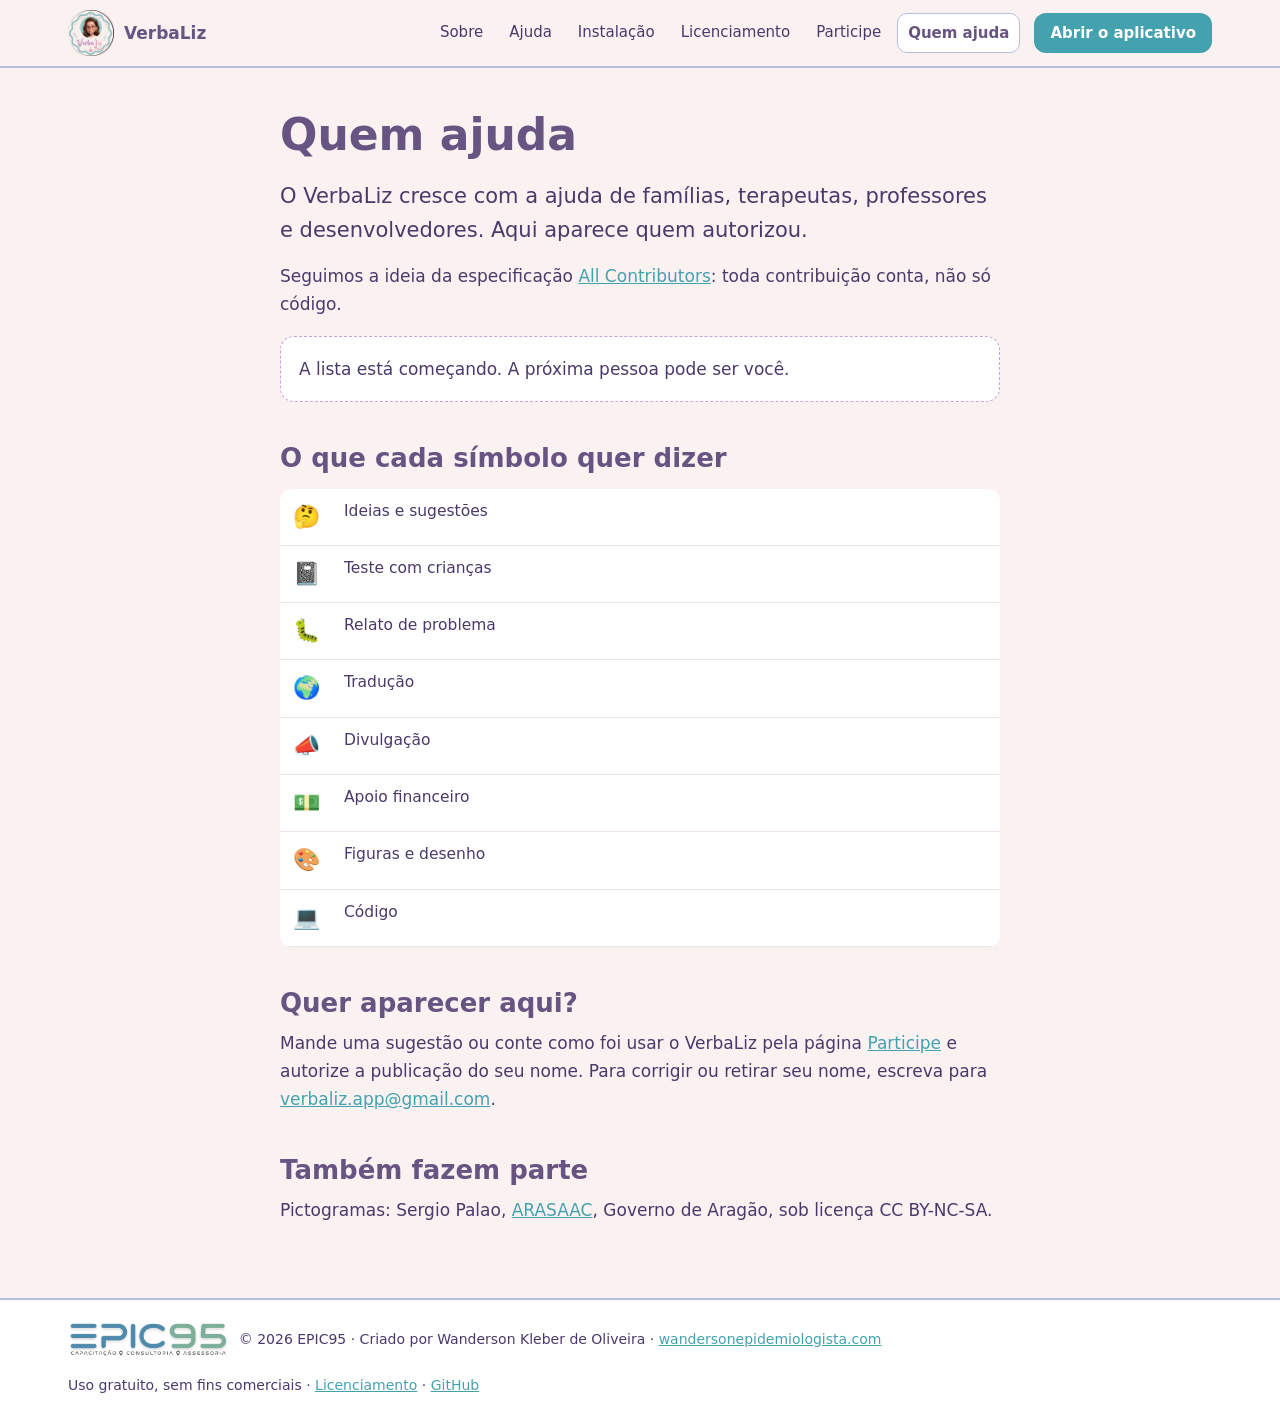
<file: public/quem-ajuda/index.html>
<!DOCTYPE html>
<html lang="pt-BR">
<head>
<meta charset="utf-8">
<meta name="viewport" content="width=device-width, initial-scale=1">
<meta name="theme-color" content="#FAF1F1">
<title>Quem ajuda · VerbaLiz</title>
<meta name="description" content="Famílias, terapeutas, professores e desenvolvedores que ajudam o VerbaLiz.">
<link rel="icon" href="../icone-192.png">
<link rel="apple-touch-icon" href="../icone-maskable-512.png">
<link rel="manifest" href="../manifest.webmanifest">
<link rel="stylesheet" href="../paginas.css">
<style>
.colab-grade{display:grid;grid-template-columns:repeat(auto-fill,minmax(190px,1fr));gap:12px;margin:18px 0 8px;}
.colab{background:#fff;border:1px solid var(--lilas-claro);border-radius:14px;padding:14px 16px;}
.colab .nome{font-weight:700;color:var(--roxo);}
.colab .local{font-size:14px;opacity:.8;}
.colab .icones{font-size:21px;margin-top:6px;letter-spacing:3px;}
.colab-vazio{grid-column:1/-1;background:#fff;border:1px dashed var(--lilas);border-radius:14px;padding:18px;}
#legenda td:first-child{font-size:22px;width:52px;text-align:center;}
</style>
</head>
<body>
<header class="topo">
  <div class="dentro">
    <a class="marca" href="../"><img src="../icone-192.png" alt="">VerbaLiz</a>
    <nav>
      <a href="../sobre/">Sobre</a>
      <a href="../ajuda/">Ajuda</a>
      <a href="../instalacao/">Instalação</a>
      <a href="../licenciamento/">Licenciamento</a>
      <a href="../participe/">Participe</a>
      <a href="../quem-ajuda/" aria-current="page">Quem ajuda</a>
    </nav>
    <a class="abrir" href="../">Abrir o aplicativo</a>
  </div>
</header>
<main>
<h1>Quem ajuda</h1>

<p class="destaque">O VerbaLiz cresce com a ajuda de famílias, terapeutas, professores e desenvolvedores. Aqui aparece quem autorizou.</p>

<p>Seguimos a ideia da especificação <a href="https://allcontributors.org" target="_blank" rel="noopener">All Contributors</a>: toda contribuição conta, não só código.</p>

<div id="lista-colab" class="colab-grade" aria-live="polite"><p>Carregando…</p></div>

<h2>O que cada símbolo quer dizer</h2>
<div class="tabela"><table id="legenda"></table></div>

<h2>Quer aparecer aqui?</h2>
<p>Mande uma sugestão ou conte como foi usar o VerbaLiz pela página <a href="../participe/">Participe</a> e autorize a publicação do seu nome. Para corrigir ou retirar seu nome, escreva para <a href="mailto:verbaliz.app@gmail.com">verbaliz.app@gmail.com</a>.</p>

<h2>Também fazem parte</h2>
<p>Pictogramas: Sergio Palao, <a href="https://arasaac.org" target="_blank" rel="noopener">ARASAAC</a>, Governo de Aragão, sob licença CC BY-NC-SA.</p>
</main>
<footer class="rodape">
  <div class="dentro">
    <div class="empresa">
      <img class="logo-epic95" src="../epic95-logo.png" alt="EPIC95">
      <span>© 2026 EPIC95 · Criado por Wanderson Kleber de Oliveira · <a href="https://www.wandersonepidemiologista.com" target="_blank" rel="noopener">wandersonepidemiologista.com</a></span>
    </div>
    <div>Uso gratuito, sem fins comerciais · <a href="../licenciamento/">Licenciamento</a> · <a href="https://github.com/wandersonepidemiologista/VerbaLiz" target="_blank" rel="noopener">GitHub</a></div>
  </div>
</footer>
<script>
(function(){
  var TIPOS=[
    ["ideas","\u{1F914}","Ideias e sugestões"],
    ["userTesting","\u{1F4D3}","Teste com crianças"],
    ["bug","\u{1F41B}","Relato de problema"],
    ["translation","\u{1F30D}","Tradução"],
    ["promotion","\u{1F4E3}","Divulgação"],
    ["financial","\u{1F4B5}","Apoio financeiro"],
    ["design","\u{1F3A8}","Figuras e desenho"],
    ["code","\u{1F4BB}","Código"]
  ];
  var MAPA={}; TIPOS.forEach(function(t){MAPA[t[0]]=t;});
  var leg=document.getElementById("legenda");
  TIPOS.forEach(function(t){ var tr=document.createElement("tr");
    var a=document.createElement("td"); a.textContent=t[1];
    var b=document.createElement("td"); b.textContent=t[2]; tr.appendChild(a); tr.appendChild(b); leg.appendChild(tr); });

  var alvo=document.getElementById("lista-colab");
  function vazio(msg){ alvo.innerHTML=""; var d=document.createElement("div"); d.className="colab-vazio"; d.textContent=msg; alvo.appendChild(d); }

  fetch("../colaboradores.json",{cache:"no-store"}).then(function(r){ if(!r.ok) throw 0; return r.json(); })
  .then(function(dados){
    var lista=(dados && dados.colaboradores) || [];
    if(!lista.length){ vazio("A lista está começando. A próxima pessoa pode ser você."); return; }
    lista.sort(function(a,b){ return a.nome.localeCompare(b.nome,"pt-BR"); });
    alvo.innerHTML="";
    lista.forEach(function(c){
      var card=document.createElement("div"); card.className="colab";
      var n=document.createElement("div"); n.className="nome"; n.textContent=c.nome; card.appendChild(n);
      if(c.local){ var l=document.createElement("div"); l.className="local"; l.textContent=c.local; card.appendChild(l); }
      var ic=document.createElement("div"); ic.className="icones";
      (c.contribuicoes||[]).forEach(function(k){ var t=MAPA[k]; if(!t) return;
        var s=document.createElement("span"); s.textContent=t[1]; s.title=t[2]; s.setAttribute("aria-label",t[2]); ic.appendChild(s); });
      card.appendChild(ic); alvo.appendChild(card);
    });
  }).catch(function(){ vazio("Não foi possível carregar a lista agora. Tente de novo com internet."); });
})();
</script>
</body>
</html>
</file>
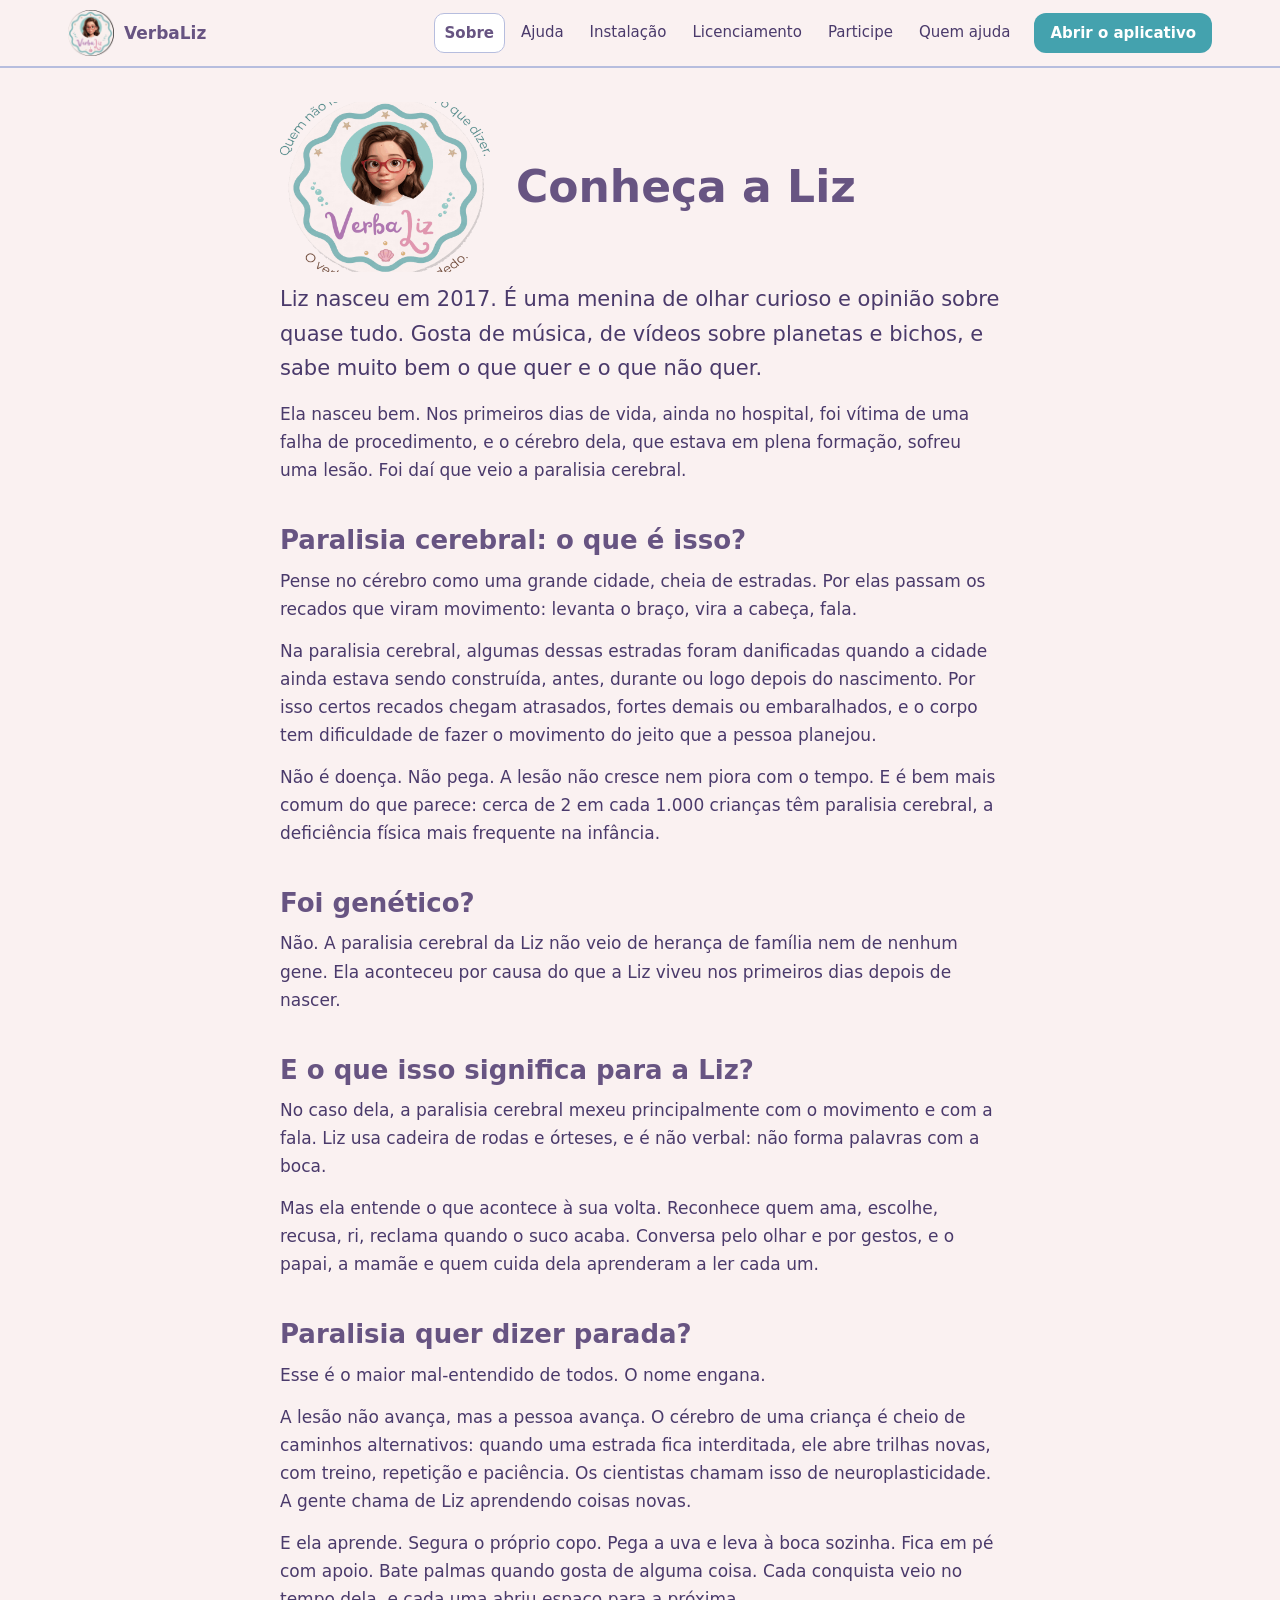
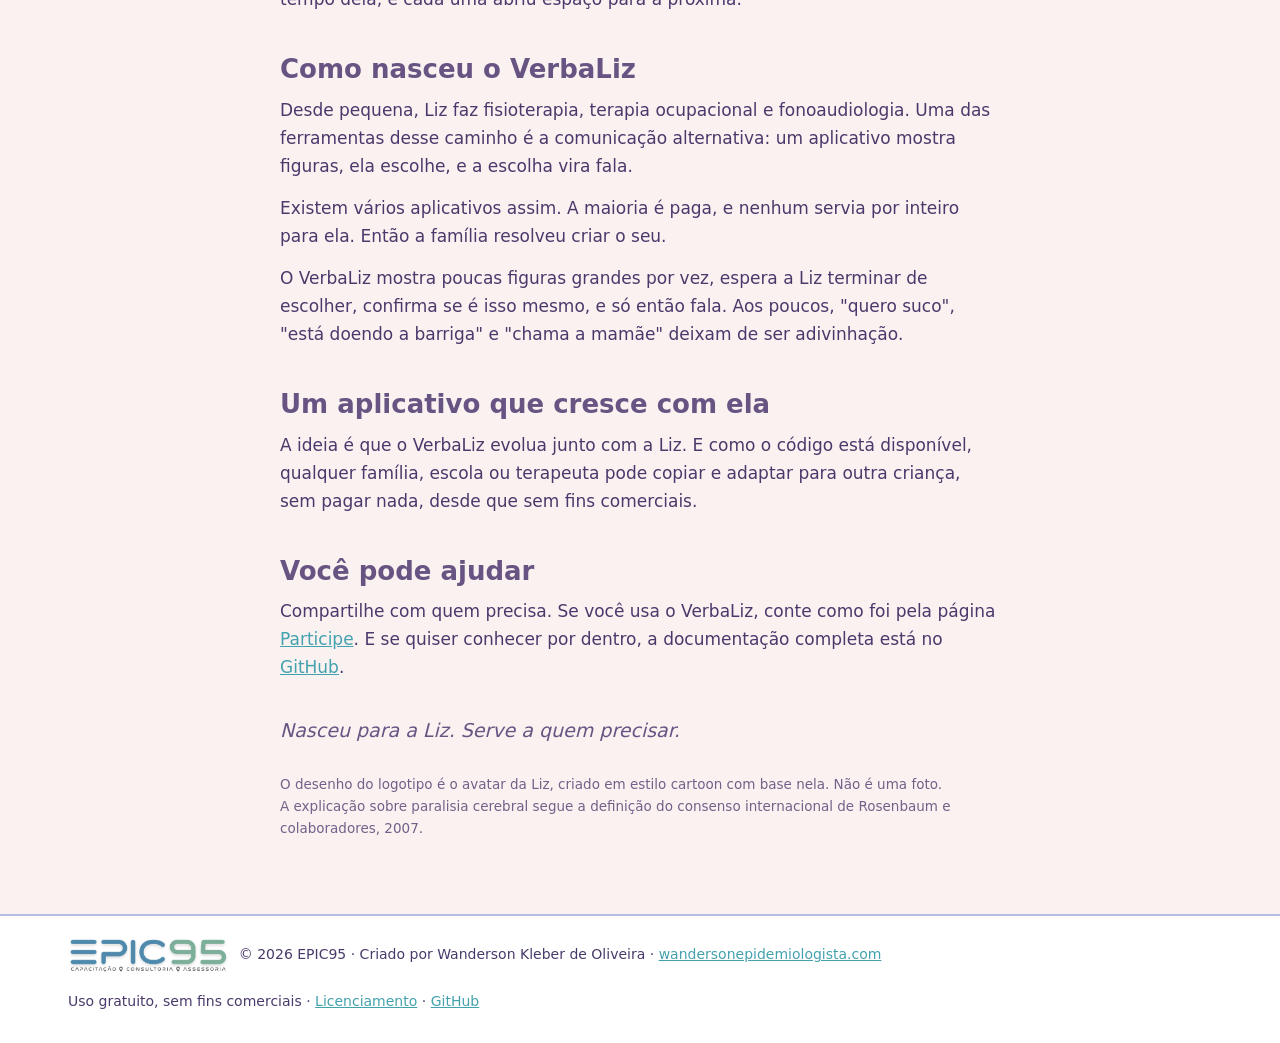
<file: public/sobre/index.html>
<!DOCTYPE html>
<html lang="pt-BR">
<head>
<meta charset="utf-8">
<meta name="viewport" content="width=device-width, initial-scale=1">
<meta name="theme-color" content="#FAF1F1">
<title>Sobre · VerbaLiz</title>
<meta name="description" content="A história da Liz, o que é paralisia cerebral e como nasceu o VerbaLiz.">
<link rel="icon" href="../icone-192.png">
<link rel="apple-touch-icon" href="../icone-maskable-512.png">
<link rel="manifest" href="../manifest.webmanifest">
<link rel="stylesheet" href="../paginas.css">
</head>
<body>
<header class="topo">
  <div class="dentro">
    <a class="marca" href="../"><img src="../icone-192.png" alt="">VerbaLiz</a>
    <nav>
      <a href="../sobre/" aria-current="page">Sobre</a>
      <a href="../ajuda/">Ajuda</a>
      <a href="../instalacao/">Instalação</a>
      <a href="../licenciamento/">Licenciamento</a>
      <a href="../participe/">Participe</a>
      <a href="../quem-ajuda/">Quem ajuda</a>
    </nav>
    <a class="abrir" href="../">Abrir o aplicativo</a>
  </div>
</header>
<main>
<div class="capa">
  <img class="avatar sem-borda" src="../logo-verbaliz.png" alt="Logotipo do VerbaLiz: selo redondo com o avatar da Liz, um desenho em estilo cartoon criado com base nela, de óculos de armação rosa e cabelos castanhos ondulados, o nome VerbaLiz em letra cursiva e as frases Quem não fala também tem o que dizer e O verbo na ponta do dedo.">
  <h1>Conheça a Liz</h1>
</div>

<p class="destaque">Liz nasceu em 2017. É uma menina de olhar curioso e opinião sobre quase tudo. Gosta de música, de vídeos sobre planetas e bichos, e sabe muito bem o que quer e o que não quer.</p>

<p>Ela nasceu bem. Nos primeiros dias de vida, ainda no hospital, foi vítima de uma falha de procedimento, e o cérebro dela, que estava em plena formação, sofreu uma lesão. Foi daí que veio a paralisia cerebral.</p>

<h2>Paralisia cerebral: o que é isso?</h2>

<p>Pense no cérebro como uma grande cidade, cheia de estradas. Por elas passam os recados que viram movimento: levanta o braço, vira a cabeça, fala.</p>

<p>Na paralisia cerebral, algumas dessas estradas foram danificadas quando a cidade ainda estava sendo construída, antes, durante ou logo depois do nascimento. Por isso certos recados chegam atrasados, fortes demais ou embaralhados, e o corpo tem dificuldade de fazer o movimento do jeito que a pessoa planejou.</p>

<p>Não é doença. Não pega. A lesão não cresce nem piora com o tempo. E é bem mais comum do que parece: cerca de 2 em cada 1.000 crianças têm paralisia cerebral, a deficiência física mais frequente na infância.</p>

<h2>Foi genético?</h2>

<p>Não. A paralisia cerebral da Liz não veio de herança de família nem de nenhum gene. Ela aconteceu por causa do que a Liz viveu nos primeiros dias depois de nascer.</p>

<h2>E o que isso significa para a Liz?</h2>

<p>No caso dela, a paralisia cerebral mexeu principalmente com o movimento e com a fala. Liz usa cadeira de rodas e órteses, e é não verbal: não forma palavras com a boca.</p>

<p>Mas ela entende o que acontece à sua volta. Reconhece quem ama, escolhe, recusa, ri, reclama quando o suco acaba. Conversa pelo olhar e por gestos, e o papai, a mamãe e quem cuida dela aprenderam a ler cada um.</p>

<h2>Paralisia quer dizer parada?</h2>

<p>Esse é o maior mal-entendido de todos. O nome engana.</p>

<p>A lesão não avança, mas a pessoa avança. O cérebro de uma criança é cheio de caminhos alternativos: quando uma estrada fica interditada, ele abre trilhas novas, com treino, repetição e paciência. Os cientistas chamam isso de neuroplasticidade. A gente chama de Liz aprendendo coisas novas.</p>

<p>E ela aprende. Segura o próprio copo. Pega a uva e leva à boca sozinha. Fica em pé com apoio. Bate palmas quando gosta de alguma coisa. Cada conquista veio no tempo dela, e cada uma abriu espaço para a próxima.</p>

<h2>Como nasceu o VerbaLiz</h2>

<p>Desde pequena, Liz faz fisioterapia, terapia ocupacional e fonoaudiologia. Uma das ferramentas desse caminho é a comunicação alternativa: um aplicativo mostra figuras, ela escolhe, e a escolha vira fala.</p>

<p>Existem vários aplicativos assim. A maioria é paga, e nenhum servia por inteiro para ela. Então a família resolveu criar o seu.</p>

<p>O VerbaLiz mostra poucas figuras grandes por vez, espera a Liz terminar de escolher, confirma se é isso mesmo, e só então fala. Aos poucos, "quero suco", "está doendo a barriga" e "chama a mamãe" deixam de ser adivinhação.</p>

<h2>Um aplicativo que cresce com ela</h2>

<p>A ideia é que o VerbaLiz evolua junto com a Liz. E como o código está disponível, qualquer família, escola ou terapeuta pode copiar e adaptar para outra criança, sem pagar nada, desde que sem fins comerciais.</p>

<h2>Você pode ajudar</h2>

<p>Compartilhe com quem precisa. Se você usa o VerbaLiz, conte como foi pela página <a href="../participe/">Participe</a>. E se quiser conhecer por dentro, a documentação completa está no <a href="https://github.com/wandersonepidemiologista/VerbaLiz" target="_blank" rel="noopener">GitHub</a>.</p>

<p class="assinatura">Nasceu para a Liz. Serve a quem precisar.</p>

<p class="nota">O desenho do logotipo é o avatar da Liz, criado em estilo cartoon com base nela. Não é uma foto.<br>
A explicação sobre paralisia cerebral segue a definição do consenso internacional de Rosenbaum e colaboradores, 2007.</p>
</main>
<footer class="rodape">
  <div class="dentro">
    <div class="empresa">
      <img class="logo-epic95" src="../epic95-logo.png" alt="EPIC95">
      <span>© 2026 EPIC95 · Criado por Wanderson Kleber de Oliveira · <a href="https://www.wandersonepidemiologista.com" target="_blank" rel="noopener">wandersonepidemiologista.com</a></span>
    </div>
    <div>Uso gratuito, sem fins comerciais · <a href="../licenciamento/">Licenciamento</a> · <a href="https://github.com/wandersonepidemiologista/VerbaLiz" target="_blank" rel="noopener">GitHub</a></div>
  </div>
</footer>
</body>
</html>
</file>
<file: public/paginas.css>
/* Páginas do site VerbaLiz: mesma identidade do app, paleta de adulto */
:root{
  --creme:#FAF1F1; --lilas-claro:#B6BDDE; --lilas:#C9A0D8; --rosa:#D79BBD; --rosa-forte:#BE7A9E;
  --turquesa:#71B1B0; --azul-petroleo:#44A2AE; --dourado:#E1B368; --roxo:#675482; --texto:#4A3A6B;
}
*{box-sizing:border-box;}
html,body{margin:0; padding:0;}
body{
  background:var(--creme); color:var(--texto);
  font-family:system-ui,-apple-system,"Segoe UI",Roboto,sans-serif;
  font-size:17px; line-height:1.65; -webkit-text-size-adjust:100%;
}
a{color:var(--azul-petroleo);}
a:hover{color:var(--roxo);}

/* topo */
.topo{
  position:sticky; top:0; z-index:10; background:rgba(250,241,241,.96);
  border-bottom:2px solid var(--lilas-claro); backdrop-filter:blur(6px);
}
.topo .dentro{
  max-width:1180px; margin:0 auto; padding:10px 18px;
  display:flex; align-items:center; gap:14px; flex-wrap:wrap;
}
.topo .marca{display:flex; align-items:center; gap:10px; text-decoration:none; color:var(--roxo); font-weight:700;}
.topo .marca img{width:46px; height:46px;}
.topo nav{display:flex; gap:6px; flex-wrap:wrap; margin-left:auto;}
.topo nav a{
  text-decoration:none; color:var(--texto); padding:7px 10px; border-radius:10px; font-size:15px;
}
.topo nav a[aria-current="page"]{background:#fff; border:1px solid var(--lilas-claro); color:var(--roxo); font-weight:600;}
.topo .abrir{
  text-decoration:none; background:var(--azul-petroleo); color:#fff; padding:8px 16px;
  border-radius:12px; font-weight:600; font-size:15px;
}
.topo .abrir:hover{color:#fff; background:var(--roxo);}

/* corpo */
main{max-width:760px; margin:0 auto; padding:34px 20px 60px;}
h1{font-size:clamp(30px,5vw,44px); color:var(--roxo); line-height:1.15; margin:8px 0 18px;}
h2{font-size:clamp(21px,3vw,26px); color:var(--roxo); margin:40px 0 10px; line-height:1.25;}
h3{font-size:18px; color:var(--roxo); margin:26px 0 6px;}
p{margin:0 0 14px;}
.destaque{font-size:clamp(18px,2.4vw,21px);}
.assinatura{font-style:italic; color:var(--roxo); margin-top:34px; font-size:19px;}
.nota{font-size:13.5px; opacity:.78; margin-top:26px;}

.capa{display:flex; align-items:center; gap:26px; flex-wrap:wrap; margin-bottom:10px;}
.capa .avatar.sem-borda{border:0; box-shadow:none; border-radius:0; width:210px;}
.capa .avatar{
  width:170px; height:170px; border-radius:50%; object-fit:cover;
  border:6px solid var(--turquesa); box-shadow:0 8px 24px rgba(103,84,130,.16);
}
.capa h1{margin:0;}

.caixa{
  background:#fff; border:1px solid var(--lilas-claro); border-radius:16px;
  padding:18px 20px; margin:18px 0;
}
.caixa h3{margin-top:0;}
.caixa.pode{border-left:6px solid var(--turquesa);}
.caixa.precisa{border-left:6px solid var(--dourado);}
.caixa.naopode{border-left:6px solid var(--rosa-forte);}

ol, ul{padding-left:22px; margin:0 0 14px;}
li{margin-bottom:7px;}

.tabela{overflow-x:auto; margin:14px 0 18px;}
table{border-collapse:collapse; width:100%; background:#fff; border-radius:12px; overflow:hidden; font-size:15.5px;}
th,td{text-align:left; padding:10px 12px; border-bottom:1px solid #EFE3EA; vertical-align:top;}
th{background:#F3E9F4; color:var(--roxo);}

/* rodapé */
.rodape{border-top:2px solid var(--lilas-claro); background:#fff;}
.rodape .dentro{
  max-width:1180px; margin:0 auto; padding:22px 18px 30px; font-size:14px;
  display:flex; gap:18px; flex-wrap:wrap; align-items:center; justify-content:space-between;
}
.rodape .empresa{display:flex; align-items:center; gap:10px;}
.rodape .logo-epic95{height:34px; width:auto; display:block;}
.rodape .empresa{flex-wrap:wrap; min-width:0;}
.rodape .empresa span{overflow-wrap:anywhere;}
@media (max-width:620px){
  .topo{position:static;}
  .topo nav{margin-left:0; width:100%;}
  .capa{justify-content:center; text-align:center;}
}
</file>
